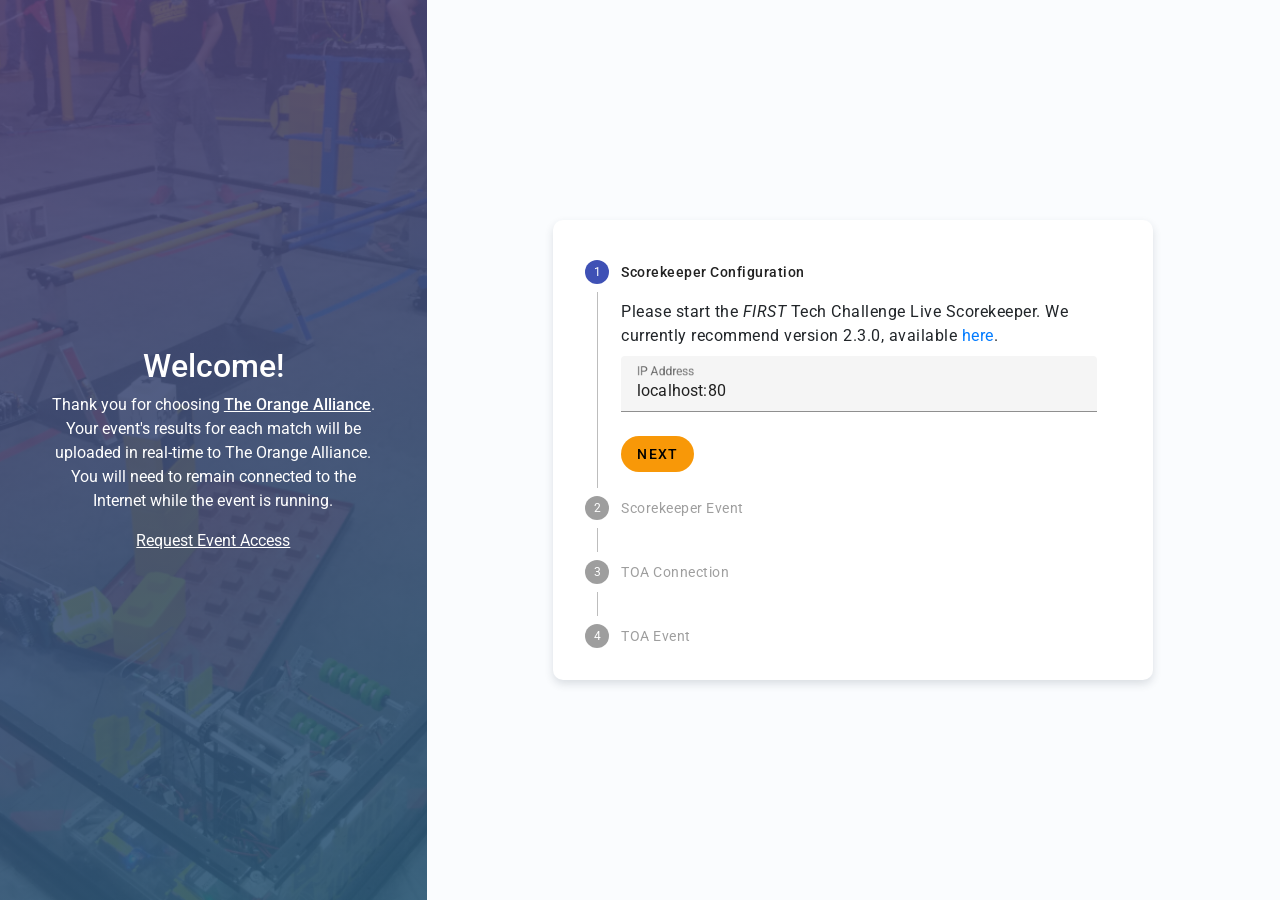
<file: index.html>
<!DOCTYPE html>
<html>
  <head>
    <meta charset="UTF-8" />
    <meta name="viewport" content="width=device-width, initial-scale=1" />
    <meta property="og:site_name" content="The Orange Alliance" />
    <meta property="og:title" content="DataSync" />
    <meta property="og:description" content="Sync the your event with The Orange Alliance in realtime." />
    <title>DataSync</title>
    <link rel="shortcut icon" href="assets/imgs/favicon.png" />
    <link href="/assets/css/styles.css" rel="stylesheet" />
  <link href="/assets/css/bootstrap.min.css" rel="stylesheet"><link href="/assets/css/material-components-web.min.css" rel="stylesheet"><link href="/assets/css/materialdesignicons.min.css" rel="stylesheet"></head>
  <body>
    <header class="toa-toolbar"></header>
    <div class="center-spin">
      <div class="spinner-border" role="status">
        <span class="sr-only">Loading...</span>
      </div>
    </div>
  <script type="text/javascript" src="/assets/js/material-components-web.min.js"></script><script type="text/javascript" src="./assets/js/index.bundle.js"></script></body>
</html>
</file>
<file: assets/css/styles.css>
@import url('https://fonts.googleapis.com/css?family=Roboto:400,500&display=swap');

html,
body {
  height: 100%;
}

body {
  margin: 0;
  font-family: 'Roboto', sans-serif !important;
  background: #fafcfe !important;
  user-select: none;
  --mdc-theme-primary: #f89808;
  --mdc-theme-secondary: #f89808;
  --mdc-theme-on-primary: #000;
}

*:focus {
  outline: none !important;
}

.mdc-top-app-bar-sync-green {
  background: #388e3c !important;
  --mdc-theme-on-primary: #fff;
}

.mdc-top-app-bar-sync-red {
  background: #dc3545 !important;
  --mdc-theme-on-primary: #fff;
}

.mdc-top-app-bar__row {
  height: 56px !important;
}

.mdc-top-app-bar__section {
  padding: 4px !important;
}

.mdc-top-app-bar__title {
  text-transform: uppercase;
  font-family: Roboto Mono, serif;
  font-weight: 400;
  color: var(--mdc-theme-on-primary, #000);
}

.main-content {
  padding: 20px;
}

h2 {
  margin-top: 0;
}

.mdc-card {
  padding: 1rem;
  box-shadow: 0 4px 8px 0 rgba(42, 55, 71, 0.15) !important;
}

.mdc-line-ripple--active {
  display: none !important;
}

.card__title {
  margin: 0;
}

.card__secondary,
.card__subtitle {
  color: rgba(0, 0, 0, 0.54);
}

.card__primary {
  padding-bottom: 1rem;
}

.card__subtitle {
  margin: 0;
}

.mdc-text-field--focused:not(.mdc-text-field--disabled) .mdc-floating-label {
  color: var(--mdc-theme-primary) !important;
}

.center-spin {
  display: flex;
  margin-top: 56px;
  height: calc(100vh - 56px); /* Fallback */
  height: calc(calc(var(--vh, 1vh) * 100) - 56px);
  justify-content: center;
  align-items: center;
  position: absolute;
  top: 0;
  bottom: 0;
  left: 0;
  right: 0;
}

.center-spin .spinner-border,
.center-spin .spinner-grow {
  width: 3rem;
  height: 3rem;
}

.mdc-top-app-bar__icon {
  color: var(--mdc-theme-on-primary, #000);
  display: flex;
  position: relative;
  flex-shrink: 0;
  align-items: center;
  justify-content: center;
  box-sizing: border-box;
  width: 48px;
  height: 48px;
  padding: 12px;
  border: none;
  outline: none;
  background-color: transparent;
  fill: currentColor;
  text-decoration: none;
}

.sync-page .mdc-card .mdc-list-item__meta.mdc-button {
  width: 100px;
  flex: none;
}

.mdc-tab {
  text-transform: unset !important;
}

.mdc-card {
  border-radius: 10px !important;
}

.red-card {
  background: #ffe9eb !important;
  color: #dc3545 !important;
  --mdc-theme-primary: #dc3545 !important;
}

.red-card .mdi {
  color: #dc3545 !important;
}

.mdi,
.mdi:before {
  width: 24px;
  height: 24px;
  font-size: 24px;
  line-height: 1;
}

.twitch-chip,
.twitch-chip .mdc-chip__icon--leading {
  background-color: #dfc9ff !important;
  color: #000 !important;
}

.youtube-chip,
.youtube-chip .mdc-chip__icon--leading {
  background-color: #ffbab9 !important;
  color: #000 !important;
}

label {
  margin-bottom: 0 !important;
}

/*
.login-bottom {
  bottom: 0;
  right: 0;
  left: 0;
  position: absolute;
  width: 100%;
}

.login-bottom .mdc-card {
  border-radius: 50px 50px 0 0!important;
  padding: 3rem;
}
*/

.login-content .mdc-button {
  border-radius: 50px;
  background-color: #2295f3 !important;
  color: white !important;
  font-weight: 500 !important;
  font-size: 0.8rem !important;
  padding: 0 12px !important;
  height: 42px;
}

.login-content .mdc-text-field {
  height: 44px;
}

.white-fab {
  color: #000 !important;
  box-shadow: 0 4px 8px 0 rgba(42, 55, 71, 0.15) !important;
  background-color: rgba(255, 255, 255, 0.85) !important;
}

.white-fab:disabled {
  color: rgba(0, 0, 0, 0.35) !important;
  background-color: rgba(255, 255, 255, 0.25) !important;
}

.setup-event-select {
  padding-top: 13px !important;
  overflow: hidden;
  white-space: nowrap;
  text-overflow: ellipsis;
}

.link {
  text-decoration: underline !important;
  cursor: pointer;
}

#back-step {
  text-align: center;
  margin-top: 24px;
}

#back-step button {
  font-weight: 500;
  text-transform: uppercase;
  font-size: 12px;
  background: transparent;
  border: 0;
}

#back-step button:hover {
  text-decoration: underline;
}

.mdc-dialog .mdc-dialog__surface {
  border-radius: 12px !important;
}

#goodbye-dialog .mdc-dialog__surface {
  border-radius: 16px !important;
  max-width: 80%;
}

#goodbye-dialog .mdc-dialog__scrim {
  background-color: rgba(0, 0, 0, 0.5);
}

#goodbye-dialog .mdc-card__media {
  background: linear-gradient(rgba(0, 0, 0, 0.5), rgba(0, 0, 0, 0.5)), url('../imgs/lander.jpg') center / cover;
}

#goodbye-dialog .mdc-card__media:before {
  margin-top: 35%;
}

#goodbye-dialog .mdc-dialog__content {
  font-size: 0.9rem;
  line-height: 1.3rem;
}

.setup-page {
  display: flex;
  justify-content: center;
}

.setup-page .main-content {
  padding: 0;
  margin: 0;
  width: 100%;
}

.setup-side-left,
.setup-side-right {
  display: flex;
  flex-direction: column;
  justify-content: center;
  align-items: center;
}

.setup-side-left {
  background: linear-gradient(-20deg, rgba(43, 88, 118, 0.9) 0%, rgba(78, 67, 118, 0.9) 100%),
    url('../imgs/skystone.png') center / cover;
  color: white;
  text-align: center;
}

.request-access {
  color: white;
  text-decoration: underline;
}

.request-access:hover {
  color: rgba(255, 255, 255, 0.75);
}

.toa-stepper {
  width: 100%;
  max-width: 600px;
  margin: auto;
  background-color: #fff;
}

.toa-stepper-step {
  position: relative;
}
.toa-stepper-step:not(:last-of-type)::before {
  content: '';
  display: block;
  height: calc(100% - 40px);
  width: 1px;
  position: absolute;
  left: 36px;
  top: 56px;
  background-color: #bdbdbd;
  z-index: 1;
}
.toa-stepper-step__header {
  display: flex;
  align-items: center;
  padding: 24px 48px 16px 24px;
  color: rgba(0, 0, 0, 0.87);
  outline: none;
}
.toa-stepper-step__icon {
  display: inline-block;
  width: 24px;
  height: 24px;
  margin-right: 12px;
  line-height: 24px;
  font-size: 12px;
  text-align: center;
  border-radius: 50%;
  background-color: rgba(0, 0, 0, 0.38);
  color: #fff;
}
.toa-stepper-step__label {
  font-family: Roboto, sans-serif;
  font-size: 14px;
  font-weight: 400;
  color: rgba(0, 0, 0, 0.38);
}
.toa-stepper-step__body {
  padding-right: 48px;
  padding-left: 60px;
  overflow: hidden;
  display: none;
}
.toa-stepper-step__action {
  margin-top: 24px;
  border-radius: 40px !important;
}
.toa-stepper-step:last-child .toa-stepper-step__body {
  padding-bottom: 1rem;
}
.toa-stepper-step--active .toa-stepper-step__icon {
  background-color: #3f51b5;
}
.toa-stepper-step--active .toa-stepper-step__label {
  color: rgba(0, 0, 0, 0.87);
  font-weight: 500;
}
.toa-stepper-step--active .toa-stepper-step__body {
  display: block;
}
</file>
<file: assets/css/sync-page.css>
.sync-page {
  background-color: white !important;
  display: flex;
  flex-direction: column;
  align-items: center;
}

.main-content {
  width: 100%;
  max-width: 550px;
}

.sync-page .main-content .mdc-card {
  background-color: #ebeff1 !important;
  box-shadow: none !important;
  border-radius: 16px !important;
  padding: 0.5rem !important;
}

.one-line {
  overflow: hidden;
  white-space: nowrap;
  text-overflow: ellipsis;
  padding-right: 15px;
}

.two-lines-card {
  padding: 0.3rem 0.5rem !important;
}

.card-secondary-text {
  font-size: 0.875rem;
  line-height: normal;
  letter-spacing: 0.0178571429em;
  color: rgba(0, 0, 0, 0.6);
}

.mdc-button--unelevated:not(:disabled) {
  background-color: #2295f3 !important;
  color: white !important;
  font-weight: 500 !important;
  border-radius: 20px !important;
  font-size: 0.8rem !important;
  padding: 0 12px !important;
}

.mdc-list-item__graphic {
  margin-right: 24px;
}

.icon-block,
.icon-block * {
  transition: background-color 0.2s;
  -webkit-transition: background-color 0.2s;
}

.icon-block {
  border-radius: 10px;
  min-width: 110px;
  padding: 16px 8px;
  display: -webkit-box;
  display: -webkit-flex;
  display: -ms-flexbox;
  display: flex;
  -webkit-flex-flow: column;
  -ms-flex-flow: column;
  flex-flow: column;
  -webkit-align-items: center;
  -webkit-box-align: center;
  -ms-flex-align: center;
  align-items: center;
  -webkit-box-pack: center;
  -webkit-justify-content: center;
  -ms-flex-pack: center;
  justify-content: center;
  overflow: hidden;
  pointer-events: inherit;
  cursor: pointer;
}

.icon-block:hover {
  background-color: rgba(0, 0, 0, 0.04);
}

.icon-circle {
  width: 48px;
  height: 48px;
  overflow: hidden;
  background-color: #212121;
  border-radius: 50%;
  margin-bottom: 8px;
  background-color: rgba(0, 0, 0, 0.08);
  display: flex;
  justify-content: center;
  align-items: center;
}

.icon-circle .mdi {
  width: 22px;
  height: 22px;
  font-size: 22px;
}

.icon-danger:hover .icon-circle {
  background-color: #ffe9eb;
  color: #dc3545;
}

.icon-danger:hover .icon-text {
  color: #dc3545;
}

.icon-text {
  font-size: 14px;
  text-align: center;
  overflow: hidden;
  max-width: 100%;
  white-space: nowrap;
  text-overflow: ellipsis;
}

.mdc-top-app-bar {
  padding: 10px 20px;
  position: relative !important;
}
</file>
<file: assets/css/settings.css>
.sync-page .mdc-dialog .settings-dialog {
  width: 100vw;
  height: 100vh;
  max-width: unset !important;
  max-height: unset !important;
  background: #fafcfe !important;
  border-radius: 0 !important;
  padding: 1.6rem 1rem;
  display: flex;
  align-items: center;
  justify-content: center;
}

.settings-dialog .mdc-list:not(.mdc-list--non-interactive) .mdc-list-item {
  color: #000;
  font-weight: 500;
}

.settings-dialog .mdc-list--avatar-list {
  margin-right: 18px;
}

.settings-dialog .version {
  font-weight: 500;
}
</file>
<file: assets/css/material-components-web.min.css>
/**
 * @license
 * Copyright Google LLC All Rights Reserved.
 *
 * Use of this source code is governed by an MIT-style license that can be
 * found in the LICENSE file at https://github.com/material-components/material-components-web/blob/master/LICENSE
 */
.mdc-button{font-family:Roboto, sans-serif;-moz-osx-font-smoothing:grayscale;-webkit-font-smoothing:antialiased;font-size:.875rem;line-height:2.25rem;font-weight:500;letter-spacing:.0892857143em;text-decoration:none;text-transform:uppercase;padding:0 8px 0 8px;display:inline-flex;position:relative;align-items:center;justify-content:center;box-sizing:border-box;min-width:64px;height:36px;border:none;outline:none;line-height:inherit;-webkit-user-select:none;-moz-user-select:none;-ms-user-select:none;user-select:none;-webkit-appearance:none;overflow:hidden;vertical-align:middle;border-radius:4px}.mdc-button::-moz-focus-inner{padding:0;border:0}.mdc-button:active{outline:none}.mdc-button:hover{cursor:pointer}.mdc-button:disabled{background-color:transparent;color:rgba(0,0,0,.37);cursor:default;pointer-events:none}.mdc-button.mdc-button--dense{border-radius:4px}.mdc-button:not(:disabled){background-color:transparent}.mdc-button .mdc-button__icon{margin-left:0;margin-right:8px;display:inline-block;width:18px;height:18px;font-size:18px;vertical-align:top}[dir=rtl] .mdc-button .mdc-button__icon,.mdc-button .mdc-button__icon[dir=rtl]{margin-left:8px;margin-right:0}.mdc-button:not(:disabled){color:#6200ee;color:var(--mdc-theme-primary, #6200ee)}.mdc-button__label+.mdc-button__icon{margin-left:8px;margin-right:0}[dir=rtl] .mdc-button__label+.mdc-button__icon,.mdc-button__label+.mdc-button__icon[dir=rtl]{margin-left:0;margin-right:8px}svg.mdc-button__icon{fill:currentColor}.mdc-button--raised .mdc-button__icon,.mdc-button--unelevated .mdc-button__icon,.mdc-button--outlined .mdc-button__icon{margin-left:-4px;margin-right:8px}[dir=rtl] .mdc-button--raised .mdc-button__icon,.mdc-button--raised .mdc-button__icon[dir=rtl],[dir=rtl] .mdc-button--unelevated .mdc-button__icon,.mdc-button--unelevated .mdc-button__icon[dir=rtl],[dir=rtl] .mdc-button--outlined .mdc-button__icon,.mdc-button--outlined .mdc-button__icon[dir=rtl]{margin-left:8px;margin-right:-4px}.mdc-button--raised .mdc-button__label+.mdc-button__icon,.mdc-button--unelevated .mdc-button__label+.mdc-button__icon,.mdc-button--outlined .mdc-button__label+.mdc-button__icon{margin-left:8px;margin-right:-4px}[dir=rtl] .mdc-button--raised .mdc-button__label+.mdc-button__icon,.mdc-button--raised .mdc-button__label+.mdc-button__icon[dir=rtl],[dir=rtl] .mdc-button--unelevated .mdc-button__label+.mdc-button__icon,.mdc-button--unelevated .mdc-button__label+.mdc-button__icon[dir=rtl],[dir=rtl] .mdc-button--outlined .mdc-button__label+.mdc-button__icon,.mdc-button--outlined .mdc-button__label+.mdc-button__icon[dir=rtl]{margin-left:-4px;margin-right:8px}.mdc-button--raised,.mdc-button--unelevated{padding:0 16px 0 16px}.mdc-button--raised:disabled,.mdc-button--unelevated:disabled{background-color:rgba(0,0,0,.12);color:rgba(0,0,0,.37)}.mdc-button--raised:not(:disabled),.mdc-button--unelevated:not(:disabled){background-color:#6200ee}@supports not (-ms-ime-align: auto){.mdc-button--raised:not(:disabled),.mdc-button--unelevated:not(:disabled){background-color:var(--mdc-theme-primary, #6200ee)}}.mdc-button--raised:not(:disabled),.mdc-button--unelevated:not(:disabled){color:#fff;color:var(--mdc-theme-on-primary, #fff)}.mdc-button--raised{box-shadow:0px 3px 1px -2px rgba(0, 0, 0, 0.2),0px 2px 2px 0px rgba(0, 0, 0, 0.14),0px 1px 5px 0px rgba(0,0,0,.12);transition:box-shadow 280ms cubic-bezier(0.4, 0, 0.2, 1)}.mdc-button--raised:hover,.mdc-button--raised:focus{box-shadow:0px 2px 4px -1px rgba(0, 0, 0, 0.2),0px 4px 5px 0px rgba(0, 0, 0, 0.14),0px 1px 10px 0px rgba(0,0,0,.12)}.mdc-button--raised:active{box-shadow:0px 5px 5px -3px rgba(0, 0, 0, 0.2),0px 8px 10px 1px rgba(0, 0, 0, 0.14),0px 3px 14px 2px rgba(0,0,0,.12)}.mdc-button--raised:disabled{box-shadow:0px 0px 0px 0px rgba(0, 0, 0, 0.2),0px 0px 0px 0px rgba(0, 0, 0, 0.14),0px 0px 0px 0px rgba(0,0,0,.12)}.mdc-button--outlined{border-style:solid;padding:0 15px 0 15px;border-width:1px}.mdc-button--outlined:disabled{border-color:rgba(0,0,0,.37)}.mdc-button--outlined:not(:disabled){border-color:#6200ee;border-color:var(--mdc-theme-primary, #6200ee)}.mdc-button--dense{height:32px;font-size:.8125rem}@-webkit-keyframes mdc-ripple-fg-radius-in{from{-webkit-animation-timing-function:cubic-bezier(0.4, 0, 0.2, 1);animation-timing-function:cubic-bezier(0.4, 0, 0.2, 1);-webkit-transform:translate(var(--mdc-ripple-fg-translate-start, 0)) scale(1);transform:translate(var(--mdc-ripple-fg-translate-start, 0)) scale(1)}to{-webkit-transform:translate(var(--mdc-ripple-fg-translate-end, 0)) scale(var(--mdc-ripple-fg-scale, 1));transform:translate(var(--mdc-ripple-fg-translate-end, 0)) scale(var(--mdc-ripple-fg-scale, 1))}}@keyframes mdc-ripple-fg-radius-in{from{-webkit-animation-timing-function:cubic-bezier(0.4, 0, 0.2, 1);animation-timing-function:cubic-bezier(0.4, 0, 0.2, 1);-webkit-transform:translate(var(--mdc-ripple-fg-translate-start, 0)) scale(1);transform:translate(var(--mdc-ripple-fg-translate-start, 0)) scale(1)}to{-webkit-transform:translate(var(--mdc-ripple-fg-translate-end, 0)) scale(var(--mdc-ripple-fg-scale, 1));transform:translate(var(--mdc-ripple-fg-translate-end, 0)) scale(var(--mdc-ripple-fg-scale, 1))}}@-webkit-keyframes mdc-ripple-fg-opacity-in{from{-webkit-animation-timing-function:linear;animation-timing-function:linear;opacity:0}to{opacity:var(--mdc-ripple-fg-opacity, 0)}}@keyframes mdc-ripple-fg-opacity-in{from{-webkit-animation-timing-function:linear;animation-timing-function:linear;opacity:0}to{opacity:var(--mdc-ripple-fg-opacity, 0)}}@-webkit-keyframes mdc-ripple-fg-opacity-out{from{-webkit-animation-timing-function:linear;animation-timing-function:linear;opacity:var(--mdc-ripple-fg-opacity, 0)}to{opacity:0}}@keyframes mdc-ripple-fg-opacity-out{from{-webkit-animation-timing-function:linear;animation-timing-function:linear;opacity:var(--mdc-ripple-fg-opacity, 0)}to{opacity:0}}.mdc-ripple-surface--test-edge-var-bug{--mdc-ripple-surface-test-edge-var: 1px solid #000;visibility:hidden}.mdc-ripple-surface--test-edge-var-bug::before{border:var(--mdc-ripple-surface-test-edge-var)}.mdc-button{--mdc-ripple-fg-size: 0;--mdc-ripple-left: 0;--mdc-ripple-top: 0;--mdc-ripple-fg-scale: 1;--mdc-ripple-fg-translate-end: 0;--mdc-ripple-fg-translate-start: 0;-webkit-tap-highlight-color:rgba(0,0,0,0)}.mdc-button::before,.mdc-button::after{position:absolute;border-radius:50%;opacity:0;pointer-events:none;content:""}.mdc-button::before{transition:opacity 15ms linear,background-color 15ms linear;z-index:1}.mdc-button.mdc-ripple-upgraded::before{-webkit-transform:scale(var(--mdc-ripple-fg-scale, 1));transform:scale(var(--mdc-ripple-fg-scale, 1))}.mdc-button.mdc-ripple-upgraded::after{top:0;left:0;-webkit-transform:scale(0);transform:scale(0);-webkit-transform-origin:center center;transform-origin:center center}.mdc-button.mdc-ripple-upgraded--unbounded::after{top:var(--mdc-ripple-top, 0);left:var(--mdc-ripple-left, 0)}.mdc-button.mdc-ripple-upgraded--foreground-activation::after{-webkit-animation:mdc-ripple-fg-radius-in 225ms forwards,mdc-ripple-fg-opacity-in 75ms forwards;animation:mdc-ripple-fg-radius-in 225ms forwards,mdc-ripple-fg-opacity-in 75ms forwards}.mdc-button.mdc-ripple-upgraded--foreground-deactivation::after{-webkit-animation:mdc-ripple-fg-opacity-out 150ms;animation:mdc-ripple-fg-opacity-out 150ms;-webkit-transform:translate(var(--mdc-ripple-fg-translate-end, 0)) scale(var(--mdc-ripple-fg-scale, 1));transform:translate(var(--mdc-ripple-fg-translate-end, 0)) scale(var(--mdc-ripple-fg-scale, 1))}.mdc-button::before,.mdc-button::after{top:calc(50% - 100%);left:calc(50% - 100%);width:200%;height:200%}.mdc-button.mdc-ripple-upgraded::after{width:var(--mdc-ripple-fg-size, 100%);height:var(--mdc-ripple-fg-size, 100%)}.mdc-button::before,.mdc-button::after{background-color:#6200ee}@supports not (-ms-ime-align: auto){.mdc-button::before,.mdc-button::after{background-color:var(--mdc-theme-primary, #6200ee)}}.mdc-button:hover::before{opacity:.04}.mdc-button:not(.mdc-ripple-upgraded):focus::before,.mdc-button.mdc-ripple-upgraded--background-focused::before{transition-duration:75ms;opacity:.12}.mdc-button:not(.mdc-ripple-upgraded)::after{transition:opacity 150ms linear}.mdc-button:not(.mdc-ripple-upgraded):active::after{transition-duration:75ms;opacity:.12}.mdc-button.mdc-ripple-upgraded{--mdc-ripple-fg-opacity: 0.12}.mdc-button--raised::before,.mdc-button--raised::after,.mdc-button--unelevated::before,.mdc-button--unelevated::after{background-color:#fff}@supports not (-ms-ime-align: auto){.mdc-button--raised::before,.mdc-button--raised::after,.mdc-button--unelevated::before,.mdc-button--unelevated::after{background-color:var(--mdc-theme-on-primary, #fff)}}.mdc-button--raised:hover::before,.mdc-button--unelevated:hover::before{opacity:.08}.mdc-button--raised:not(.mdc-ripple-upgraded):focus::before,.mdc-button--raised.mdc-ripple-upgraded--background-focused::before,.mdc-button--unelevated:not(.mdc-ripple-upgraded):focus::before,.mdc-button--unelevated.mdc-ripple-upgraded--background-focused::before{transition-duration:75ms;opacity:.24}.mdc-button--raised:not(.mdc-ripple-upgraded)::after,.mdc-button--unelevated:not(.mdc-ripple-upgraded)::after{transition:opacity 150ms linear}.mdc-button--raised:not(.mdc-ripple-upgraded):active::after,.mdc-button--unelevated:not(.mdc-ripple-upgraded):active::after{transition-duration:75ms;opacity:.24}.mdc-button--raised.mdc-ripple-upgraded,.mdc-button--unelevated.mdc-ripple-upgraded{--mdc-ripple-fg-opacity: 0.24}.mdc-card{border-radius:4px;background-color:#fff;background-color:var(--mdc-theme-surface, #fff);box-shadow:0px 2px 1px -1px rgba(0, 0, 0, 0.2),0px 1px 1px 0px rgba(0, 0, 0, 0.14),0px 1px 3px 0px rgba(0,0,0,.12);display:flex;flex-direction:column;box-sizing:border-box}.mdc-card--outlined{box-shadow:0px 0px 0px 0px rgba(0, 0, 0, 0.2),0px 0px 0px 0px rgba(0, 0, 0, 0.14),0px 0px 0px 0px rgba(0,0,0,.12);border-width:1px;border-style:solid;border-color:#e0e0e0}.mdc-card__media{position:relative;box-sizing:border-box;background-repeat:no-repeat;background-position:center;background-size:cover}.mdc-card__media::before{display:block;content:""}.mdc-card__media:first-child{border-top-left-radius:inherit;border-top-right-radius:inherit}.mdc-card__media:last-child{border-bottom-left-radius:inherit;border-bottom-right-radius:inherit}.mdc-card__media--square::before{margin-top:100%}.mdc-card__media--16-9::before{margin-top:56.25%}.mdc-card__media-content{position:absolute;top:0;right:0;bottom:0;left:0;box-sizing:border-box}.mdc-card__primary-action{display:flex;flex-direction:column;box-sizing:border-box;position:relative;outline:none;color:inherit;text-decoration:none;cursor:pointer;overflow:hidden}.mdc-card__primary-action:first-child{border-top-left-radius:inherit;border-top-right-radius:inherit}.mdc-card__primary-action:last-child{border-bottom-left-radius:inherit;border-bottom-right-radius:inherit}.mdc-card__actions{display:flex;flex-direction:row;align-items:center;box-sizing:border-box;min-height:52px;padding:8px}.mdc-card__actions--full-bleed{padding:0}.mdc-card__action-buttons,.mdc-card__action-icons{display:flex;flex-direction:row;align-items:center;box-sizing:border-box}.mdc-card__action-icons{color:rgba(0,0,0,.6);flex-grow:1;justify-content:flex-end}.mdc-card__action-buttons+.mdc-card__action-icons{margin-left:16px;margin-right:0}[dir=rtl] .mdc-card__action-buttons+.mdc-card__action-icons,.mdc-card__action-buttons+.mdc-card__action-icons[dir=rtl]{margin-left:0;margin-right:16px}.mdc-card__action{display:inline-flex;flex-direction:row;align-items:center;box-sizing:border-box;justify-content:center;cursor:pointer;-webkit-user-select:none;-moz-user-select:none;-ms-user-select:none;user-select:none}.mdc-card__action:focus{outline:none}.mdc-card__action--button{margin-left:0;margin-right:8px;padding:0 8px}[dir=rtl] .mdc-card__action--button,.mdc-card__action--button[dir=rtl]{margin-left:8px;margin-right:0}.mdc-card__action--button:last-child{margin-left:0;margin-right:0}[dir=rtl] .mdc-card__action--button:last-child,.mdc-card__action--button:last-child[dir=rtl]{margin-left:0;margin-right:0}.mdc-card__actions--full-bleed .mdc-card__action--button{justify-content:space-between;width:100%;height:auto;max-height:none;margin:0;padding:8px 16px;text-align:left}[dir=rtl] .mdc-card__actions--full-bleed .mdc-card__action--button,.mdc-card__actions--full-bleed .mdc-card__action--button[dir=rtl]{text-align:right}.mdc-card__action--icon{margin:-6px 0;padding:12px}.mdc-card__action--icon:not(:disabled){color:rgba(0,0,0,.6)}.mdc-card__primary-action{--mdc-ripple-fg-size: 0;--mdc-ripple-left: 0;--mdc-ripple-top: 0;--mdc-ripple-fg-scale: 1;--mdc-ripple-fg-translate-end: 0;--mdc-ripple-fg-translate-start: 0;-webkit-tap-highlight-color:rgba(0,0,0,0)}.mdc-card__primary-action::before,.mdc-card__primary-action::after{position:absolute;border-radius:50%;opacity:0;pointer-events:none;content:""}.mdc-card__primary-action::before{transition:opacity 15ms linear,background-color 15ms linear;z-index:1}.mdc-card__primary-action.mdc-ripple-upgraded::before{-webkit-transform:scale(var(--mdc-ripple-fg-scale, 1));transform:scale(var(--mdc-ripple-fg-scale, 1))}.mdc-card__primary-action.mdc-ripple-upgraded::after{top:0;left:0;-webkit-transform:scale(0);transform:scale(0);-webkit-transform-origin:center center;transform-origin:center center}.mdc-card__primary-action.mdc-ripple-upgraded--unbounded::after{top:var(--mdc-ripple-top, 0);left:var(--mdc-ripple-left, 0)}.mdc-card__primary-action.mdc-ripple-upgraded--foreground-activation::after{-webkit-animation:mdc-ripple-fg-radius-in 225ms forwards,mdc-ripple-fg-opacity-in 75ms forwards;animation:mdc-ripple-fg-radius-in 225ms forwards,mdc-ripple-fg-opacity-in 75ms forwards}.mdc-card__primary-action.mdc-ripple-upgraded--foreground-deactivation::after{-webkit-animation:mdc-ripple-fg-opacity-out 150ms;animation:mdc-ripple-fg-opacity-out 150ms;-webkit-transform:translate(var(--mdc-ripple-fg-translate-end, 0)) scale(var(--mdc-ripple-fg-scale, 1));transform:translate(var(--mdc-ripple-fg-translate-end, 0)) scale(var(--mdc-ripple-fg-scale, 1))}.mdc-card__primary-action::before,.mdc-card__primary-action::after{top:calc(50% - 100%);left:calc(50% - 100%);width:200%;height:200%}.mdc-card__primary-action.mdc-ripple-upgraded::after{width:var(--mdc-ripple-fg-size, 100%);height:var(--mdc-ripple-fg-size, 100%)}.mdc-card__primary-action::before,.mdc-card__primary-action::after{background-color:#000}.mdc-card__primary-action:hover::before{opacity:.04}.mdc-card__primary-action:not(.mdc-ripple-upgraded):focus::before,.mdc-card__primary-action.mdc-ripple-upgraded--background-focused::before{transition-duration:75ms;opacity:.12}.mdc-card__primary-action:not(.mdc-ripple-upgraded)::after{transition:opacity 150ms linear}.mdc-card__primary-action:not(.mdc-ripple-upgraded):active::after{transition-duration:75ms;opacity:.12}.mdc-card__primary-action.mdc-ripple-upgraded{--mdc-ripple-fg-opacity: 0.12}@-webkit-keyframes mdc-checkbox-unchecked-checked-checkmark-path{0%,50%{stroke-dashoffset:29.7833385}50%{-webkit-animation-timing-function:cubic-bezier(0, 0, 0.2, 1);animation-timing-function:cubic-bezier(0, 0, 0.2, 1)}100%{stroke-dashoffset:0}}@keyframes mdc-checkbox-unchecked-checked-checkmark-path{0%,50%{stroke-dashoffset:29.7833385}50%{-webkit-animation-timing-function:cubic-bezier(0, 0, 0.2, 1);animation-timing-function:cubic-bezier(0, 0, 0.2, 1)}100%{stroke-dashoffset:0}}@-webkit-keyframes mdc-checkbox-unchecked-indeterminate-mixedmark{0%,68.2%{-webkit-transform:scaleX(0);transform:scaleX(0)}68.2%{-webkit-animation-timing-function:cubic-bezier(0, 0, 0, 1);animation-timing-function:cubic-bezier(0, 0, 0, 1)}100%{-webkit-transform:scaleX(1);transform:scaleX(1)}}@keyframes mdc-checkbox-unchecked-indeterminate-mixedmark{0%,68.2%{-webkit-transform:scaleX(0);transform:scaleX(0)}68.2%{-webkit-animation-timing-function:cubic-bezier(0, 0, 0, 1);animation-timing-function:cubic-bezier(0, 0, 0, 1)}100%{-webkit-transform:scaleX(1);transform:scaleX(1)}}@-webkit-keyframes mdc-checkbox-checked-unchecked-checkmark-path{from{-webkit-animation-timing-function:cubic-bezier(0.4, 0, 1, 1);animation-timing-function:cubic-bezier(0.4, 0, 1, 1);opacity:1;stroke-dashoffset:0}to{opacity:0;stroke-dashoffset:-29.7833385}}@keyframes mdc-checkbox-checked-unchecked-checkmark-path{from{-webkit-animation-timing-function:cubic-bezier(0.4, 0, 1, 1);animation-timing-function:cubic-bezier(0.4, 0, 1, 1);opacity:1;stroke-dashoffset:0}to{opacity:0;stroke-dashoffset:-29.7833385}}@-webkit-keyframes mdc-checkbox-checked-indeterminate-checkmark{from{-webkit-animation-timing-function:cubic-bezier(0, 0, 0.2, 1);animation-timing-function:cubic-bezier(0, 0, 0.2, 1);-webkit-transform:rotate(0deg);transform:rotate(0deg);opacity:1}to{-webkit-transform:rotate(45deg);transform:rotate(45deg);opacity:0}}@keyframes mdc-checkbox-checked-indeterminate-checkmark{from{-webkit-animation-timing-function:cubic-bezier(0, 0, 0.2, 1);animation-timing-function:cubic-bezier(0, 0, 0.2, 1);-webkit-transform:rotate(0deg);transform:rotate(0deg);opacity:1}to{-webkit-transform:rotate(45deg);transform:rotate(45deg);opacity:0}}@-webkit-keyframes mdc-checkbox-indeterminate-checked-checkmark{from{-webkit-animation-timing-function:cubic-bezier(0.14, 0, 0, 1);animation-timing-function:cubic-bezier(0.14, 0, 0, 1);-webkit-transform:rotate(45deg);transform:rotate(45deg);opacity:0}to{-webkit-transform:rotate(360deg);transform:rotate(360deg);opacity:1}}@keyframes mdc-checkbox-indeterminate-checked-checkmark{from{-webkit-animation-timing-function:cubic-bezier(0.14, 0, 0, 1);animation-timing-function:cubic-bezier(0.14, 0, 0, 1);-webkit-transform:rotate(45deg);transform:rotate(45deg);opacity:0}to{-webkit-transform:rotate(360deg);transform:rotate(360deg);opacity:1}}@-webkit-keyframes mdc-checkbox-checked-indeterminate-mixedmark{from{-webkit-animation-timing-function:mdc-animation-deceleration-curve-timing-function;animation-timing-function:mdc-animation-deceleration-curve-timing-function;-webkit-transform:rotate(-45deg);transform:rotate(-45deg);opacity:0}to{-webkit-transform:rotate(0deg);transform:rotate(0deg);opacity:1}}@keyframes mdc-checkbox-checked-indeterminate-mixedmark{from{-webkit-animation-timing-function:mdc-animation-deceleration-curve-timing-function;animation-timing-function:mdc-animation-deceleration-curve-timing-function;-webkit-transform:rotate(-45deg);transform:rotate(-45deg);opacity:0}to{-webkit-transform:rotate(0deg);transform:rotate(0deg);opacity:1}}@-webkit-keyframes mdc-checkbox-indeterminate-checked-mixedmark{from{-webkit-animation-timing-function:cubic-bezier(0.14, 0, 0, 1);animation-timing-function:cubic-bezier(0.14, 0, 0, 1);-webkit-transform:rotate(0deg);transform:rotate(0deg);opacity:1}to{-webkit-transform:rotate(315deg);transform:rotate(315deg);opacity:0}}@keyframes mdc-checkbox-indeterminate-checked-mixedmark{from{-webkit-animation-timing-function:cubic-bezier(0.14, 0, 0, 1);animation-timing-function:cubic-bezier(0.14, 0, 0, 1);-webkit-transform:rotate(0deg);transform:rotate(0deg);opacity:1}to{-webkit-transform:rotate(315deg);transform:rotate(315deg);opacity:0}}@-webkit-keyframes mdc-checkbox-indeterminate-unchecked-mixedmark{0%{-webkit-animation-timing-function:linear;animation-timing-function:linear;-webkit-transform:scaleX(1);transform:scaleX(1);opacity:1}32.8%,100%{-webkit-transform:scaleX(0);transform:scaleX(0);opacity:0}}@keyframes mdc-checkbox-indeterminate-unchecked-mixedmark{0%{-webkit-animation-timing-function:linear;animation-timing-function:linear;-webkit-transform:scaleX(1);transform:scaleX(1);opacity:1}32.8%,100%{-webkit-transform:scaleX(0);transform:scaleX(0);opacity:0}}.mdc-checkbox{display:inline-block;position:relative;flex:0 0 18px;box-sizing:content-box;width:18px;height:18px;padding:11px;line-height:0;white-space:nowrap;cursor:pointer;vertical-align:bottom}.mdc-checkbox__native-control:enabled:not(:checked):not(:indeterminate)~.mdc-checkbox__background{border-color:rgba(0,0,0,.54);background-color:transparent}.mdc-checkbox__native-control:enabled:checked~.mdc-checkbox__background,.mdc-checkbox__native-control:enabled:indeterminate~.mdc-checkbox__background{border-color:#018786;border-color:var(--mdc-theme-secondary, #018786);background-color:#018786;background-color:var(--mdc-theme-secondary, #018786)}@-webkit-keyframes mdc-checkbox-fade-in-background-0{0%{border-color:rgba(0,0,0,.54);background-color:transparent}50%{border-color:#018786;border-color:var(--mdc-theme-secondary, #018786);background-color:#018786;background-color:var(--mdc-theme-secondary, #018786)}}@keyframes mdc-checkbox-fade-in-background-0{0%{border-color:rgba(0,0,0,.54);background-color:transparent}50%{border-color:#018786;border-color:var(--mdc-theme-secondary, #018786);background-color:#018786;background-color:var(--mdc-theme-secondary, #018786)}}@-webkit-keyframes mdc-checkbox-fade-out-background-0{0%,80%{border-color:#018786;border-color:var(--mdc-theme-secondary, #018786);background-color:#018786;background-color:var(--mdc-theme-secondary, #018786)}100%{border-color:rgba(0,0,0,.54);background-color:transparent}}@keyframes mdc-checkbox-fade-out-background-0{0%,80%{border-color:#018786;border-color:var(--mdc-theme-secondary, #018786);background-color:#018786;background-color:var(--mdc-theme-secondary, #018786)}100%{border-color:rgba(0,0,0,.54);background-color:transparent}}.mdc-checkbox--anim-unchecked-checked .mdc-checkbox__native-control:enabled~.mdc-checkbox__background,.mdc-checkbox--anim-unchecked-indeterminate .mdc-checkbox__native-control:enabled~.mdc-checkbox__background{-webkit-animation-name:mdc-checkbox-fade-in-background-0;animation-name:mdc-checkbox-fade-in-background-0}.mdc-checkbox--anim-checked-unchecked .mdc-checkbox__native-control:enabled~.mdc-checkbox__background,.mdc-checkbox--anim-indeterminate-unchecked .mdc-checkbox__native-control:enabled~.mdc-checkbox__background{-webkit-animation-name:mdc-checkbox-fade-out-background-0;animation-name:mdc-checkbox-fade-out-background-0}.mdc-checkbox__checkmark{color:#fff}.mdc-checkbox__mixedmark{border-color:#fff}.mdc-checkbox__background::before{background-color:#018786}@supports not (-ms-ime-align: auto){.mdc-checkbox__background::before{background-color:var(--mdc-theme-secondary, #018786)}}.mdc-checkbox__native-control[disabled]:not(:checked):not(:indeterminate)~.mdc-checkbox__background{border-color:rgba(0,0,0,.26)}.mdc-checkbox__native-control[disabled]:checked~.mdc-checkbox__background,.mdc-checkbox__native-control[disabled]:indeterminate~.mdc-checkbox__background{border-color:transparent;background-color:rgba(0,0,0,.26)}@media screen and (-ms-high-contrast: active){.mdc-checkbox__mixedmark{margin:0 1px}}.mdc-checkbox--disabled{cursor:default;pointer-events:none}.mdc-checkbox__background{left:11px;right:initial;display:inline-flex;position:absolute;top:11px;bottom:0;align-items:center;justify-content:center;box-sizing:border-box;width:45%;height:45%;border:2px solid currentColor;border-radius:2px;background-color:transparent;pointer-events:none;will-change:background-color,border-color;transition:background-color 90ms 0ms cubic-bezier(0.4, 0, 0.6, 1),border-color 90ms 0ms cubic-bezier(0.4, 0, 0.6, 1)}.mdc-checkbox[dir=rtl] .mdc-checkbox__background,[dir=rtl] .mdc-checkbox .mdc-checkbox__background{left:initial;right:11px}.mdc-checkbox__checkmark{position:absolute;top:0;right:0;bottom:0;left:0;width:100%;opacity:0;transition:opacity 180ms 0ms cubic-bezier(0.4, 0, 0.6, 1)}.mdc-checkbox--upgraded .mdc-checkbox__checkmark{opacity:1}.mdc-checkbox__checkmark-path{transition:stroke-dashoffset 180ms 0ms cubic-bezier(0.4, 0, 0.6, 1);stroke:currentColor;stroke-width:3.12px;stroke-dashoffset:29.7833385;stroke-dasharray:29.7833385}.mdc-checkbox__mixedmark{width:100%;height:0;-webkit-transform:scaleX(0) rotate(0deg);transform:scaleX(0) rotate(0deg);border-width:1px;border-style:solid;opacity:0;transition:opacity 90ms 0ms cubic-bezier(0.4, 0, 0.6, 1),-webkit-transform 90ms 0ms cubic-bezier(0.4, 0, 0.6, 1);transition:opacity 90ms 0ms cubic-bezier(0.4, 0, 0.6, 1),transform 90ms 0ms cubic-bezier(0.4, 0, 0.6, 1);transition:opacity 90ms 0ms cubic-bezier(0.4, 0, 0.6, 1),transform 90ms 0ms cubic-bezier(0.4, 0, 0.6, 1),-webkit-transform 90ms 0ms cubic-bezier(0.4, 0, 0.6, 1)}.mdc-checkbox--upgraded .mdc-checkbox__background,.mdc-checkbox--upgraded .mdc-checkbox__checkmark,.mdc-checkbox--upgraded .mdc-checkbox__checkmark-path,.mdc-checkbox--upgraded .mdc-checkbox__mixedmark{transition:none !important}.mdc-checkbox--anim-unchecked-checked .mdc-checkbox__background,.mdc-checkbox--anim-unchecked-indeterminate .mdc-checkbox__background,.mdc-checkbox--anim-checked-unchecked .mdc-checkbox__background,.mdc-checkbox--anim-indeterminate-unchecked .mdc-checkbox__background{-webkit-animation-duration:180ms;animation-duration:180ms;-webkit-animation-timing-function:linear;animation-timing-function:linear}.mdc-checkbox--anim-unchecked-checked .mdc-checkbox__checkmark-path{-webkit-animation:mdc-checkbox-unchecked-checked-checkmark-path 180ms linear 0s;animation:mdc-checkbox-unchecked-checked-checkmark-path 180ms linear 0s;transition:none}.mdc-checkbox--anim-unchecked-indeterminate .mdc-checkbox__mixedmark{-webkit-animation:mdc-checkbox-unchecked-indeterminate-mixedmark 90ms linear 0s;animation:mdc-checkbox-unchecked-indeterminate-mixedmark 90ms linear 0s;transition:none}.mdc-checkbox--anim-checked-unchecked .mdc-checkbox__checkmark-path{-webkit-animation:mdc-checkbox-checked-unchecked-checkmark-path 90ms linear 0s;animation:mdc-checkbox-checked-unchecked-checkmark-path 90ms linear 0s;transition:none}.mdc-checkbox--anim-checked-indeterminate .mdc-checkbox__checkmark{-webkit-animation:mdc-checkbox-checked-indeterminate-checkmark 90ms linear 0s;animation:mdc-checkbox-checked-indeterminate-checkmark 90ms linear 0s;transition:none}.mdc-checkbox--anim-checked-indeterminate .mdc-checkbox__mixedmark{-webkit-animation:mdc-checkbox-checked-indeterminate-mixedmark 90ms linear 0s;animation:mdc-checkbox-checked-indeterminate-mixedmark 90ms linear 0s;transition:none}.mdc-checkbox--anim-indeterminate-checked .mdc-checkbox__checkmark{-webkit-animation:mdc-checkbox-indeterminate-checked-checkmark 500ms linear 0s;animation:mdc-checkbox-indeterminate-checked-checkmark 500ms linear 0s;transition:none}.mdc-checkbox--anim-indeterminate-checked .mdc-checkbox__mixedmark{-webkit-animation:mdc-checkbox-indeterminate-checked-mixedmark 500ms linear 0s;animation:mdc-checkbox-indeterminate-checked-mixedmark 500ms linear 0s;transition:none}.mdc-checkbox--anim-indeterminate-unchecked .mdc-checkbox__mixedmark{-webkit-animation:mdc-checkbox-indeterminate-unchecked-mixedmark 300ms linear 0s;animation:mdc-checkbox-indeterminate-unchecked-mixedmark 300ms linear 0s;transition:none}.mdc-checkbox__native-control:checked~.mdc-checkbox__background,.mdc-checkbox__native-control:indeterminate~.mdc-checkbox__background{transition:border-color 90ms 0ms cubic-bezier(0, 0, 0.2, 1),background-color 90ms 0ms cubic-bezier(0, 0, 0.2, 1)}.mdc-checkbox__native-control:checked~.mdc-checkbox__background .mdc-checkbox__checkmark-path,.mdc-checkbox__native-control:indeterminate~.mdc-checkbox__background .mdc-checkbox__checkmark-path{stroke-dashoffset:0}.mdc-checkbox__background::before{position:absolute;top:0;right:0;bottom:0;left:0;width:100%;height:100%;-webkit-transform:scale(0, 0);transform:scale(0, 0);border-radius:50%;opacity:0;pointer-events:none;content:"";will-change:opacity,transform;transition:opacity 90ms 0ms cubic-bezier(0.4, 0, 0.6, 1),-webkit-transform 90ms 0ms cubic-bezier(0.4, 0, 0.6, 1);transition:opacity 90ms 0ms cubic-bezier(0.4, 0, 0.6, 1),transform 90ms 0ms cubic-bezier(0.4, 0, 0.6, 1);transition:opacity 90ms 0ms cubic-bezier(0.4, 0, 0.6, 1),transform 90ms 0ms cubic-bezier(0.4, 0, 0.6, 1),-webkit-transform 90ms 0ms cubic-bezier(0.4, 0, 0.6, 1)}.mdc-checkbox__native-control:focus~.mdc-checkbox__background::before{-webkit-transform:scale(2.75, 2.75);transform:scale(2.75, 2.75);opacity:.12;transition:opacity 80ms 0ms cubic-bezier(0, 0, 0.2, 1),-webkit-transform 80ms 0ms cubic-bezier(0, 0, 0.2, 1);transition:opacity 80ms 0ms cubic-bezier(0, 0, 0.2, 1),transform 80ms 0ms cubic-bezier(0, 0, 0.2, 1);transition:opacity 80ms 0ms cubic-bezier(0, 0, 0.2, 1),transform 80ms 0ms cubic-bezier(0, 0, 0.2, 1),-webkit-transform 80ms 0ms cubic-bezier(0, 0, 0.2, 1)}.mdc-checkbox__native-control{position:absolute;top:0;left:0;width:100%;height:100%;margin:0;padding:0;opacity:0;cursor:inherit}.mdc-checkbox__native-control:disabled{cursor:default;pointer-events:none}.mdc-checkbox__native-control:checked~.mdc-checkbox__background .mdc-checkbox__checkmark{transition:opacity 180ms 0ms cubic-bezier(0, 0, 0.2, 1),-webkit-transform 180ms 0ms cubic-bezier(0, 0, 0.2, 1);transition:opacity 180ms 0ms cubic-bezier(0, 0, 0.2, 1),transform 180ms 0ms cubic-bezier(0, 0, 0.2, 1);transition:opacity 180ms 0ms cubic-bezier(0, 0, 0.2, 1),transform 180ms 0ms cubic-bezier(0, 0, 0.2, 1),-webkit-transform 180ms 0ms cubic-bezier(0, 0, 0.2, 1);opacity:1}.mdc-checkbox__native-control:checked~.mdc-checkbox__background .mdc-checkbox__mixedmark{-webkit-transform:scaleX(1) rotate(-45deg);transform:scaleX(1) rotate(-45deg)}.mdc-checkbox__native-control:indeterminate~.mdc-checkbox__background .mdc-checkbox__checkmark{-webkit-transform:rotate(45deg);transform:rotate(45deg);opacity:0;transition:opacity 90ms 0ms cubic-bezier(0.4, 0, 0.6, 1),-webkit-transform 90ms 0ms cubic-bezier(0.4, 0, 0.6, 1);transition:opacity 90ms 0ms cubic-bezier(0.4, 0, 0.6, 1),transform 90ms 0ms cubic-bezier(0.4, 0, 0.6, 1);transition:opacity 90ms 0ms cubic-bezier(0.4, 0, 0.6, 1),transform 90ms 0ms cubic-bezier(0.4, 0, 0.6, 1),-webkit-transform 90ms 0ms cubic-bezier(0.4, 0, 0.6, 1)}.mdc-checkbox__native-control:indeterminate~.mdc-checkbox__background .mdc-checkbox__mixedmark{-webkit-transform:scaleX(1) rotate(0deg);transform:scaleX(1) rotate(0deg);opacity:1}.mdc-checkbox{--mdc-ripple-fg-size: 0;--mdc-ripple-left: 0;--mdc-ripple-top: 0;--mdc-ripple-fg-scale: 1;--mdc-ripple-fg-translate-end: 0;--mdc-ripple-fg-translate-start: 0;-webkit-tap-highlight-color:rgba(0,0,0,0)}.mdc-checkbox::before,.mdc-checkbox::after{position:absolute;border-radius:50%;opacity:0;pointer-events:none;content:""}.mdc-checkbox::before{transition:opacity 15ms linear,background-color 15ms linear;z-index:1}.mdc-checkbox.mdc-ripple-upgraded::before{-webkit-transform:scale(var(--mdc-ripple-fg-scale, 1));transform:scale(var(--mdc-ripple-fg-scale, 1))}.mdc-checkbox.mdc-ripple-upgraded::after{top:0;left:0;-webkit-transform:scale(0);transform:scale(0);-webkit-transform-origin:center center;transform-origin:center center}.mdc-checkbox.mdc-ripple-upgraded--unbounded::after{top:var(--mdc-ripple-top, 0);left:var(--mdc-ripple-left, 0)}.mdc-checkbox.mdc-ripple-upgraded--foreground-activation::after{-webkit-animation:mdc-ripple-fg-radius-in 225ms forwards,mdc-ripple-fg-opacity-in 75ms forwards;animation:mdc-ripple-fg-radius-in 225ms forwards,mdc-ripple-fg-opacity-in 75ms forwards}.mdc-checkbox.mdc-ripple-upgraded--foreground-deactivation::after{-webkit-animation:mdc-ripple-fg-opacity-out 150ms;animation:mdc-ripple-fg-opacity-out 150ms;-webkit-transform:translate(var(--mdc-ripple-fg-translate-end, 0)) scale(var(--mdc-ripple-fg-scale, 1));transform:translate(var(--mdc-ripple-fg-translate-end, 0)) scale(var(--mdc-ripple-fg-scale, 1))}.mdc-checkbox::before,.mdc-checkbox::after{background-color:#018786}@supports not (-ms-ime-align: auto){.mdc-checkbox::before,.mdc-checkbox::after{background-color:var(--mdc-theme-secondary, #018786)}}.mdc-checkbox:hover::before{opacity:.04}.mdc-checkbox:not(.mdc-ripple-upgraded):focus::before,.mdc-checkbox.mdc-ripple-upgraded--background-focused::before{transition-duration:75ms;opacity:.12}.mdc-checkbox:not(.mdc-ripple-upgraded)::after{transition:opacity 150ms linear}.mdc-checkbox:not(.mdc-ripple-upgraded):active::after{transition-duration:75ms;opacity:.12}.mdc-checkbox.mdc-ripple-upgraded{--mdc-ripple-fg-opacity: 0.12}.mdc-checkbox::before,.mdc-checkbox::after{top:calc(50% - 50%);left:calc(50% - 50%);width:100%;height:100%}.mdc-checkbox.mdc-ripple-upgraded::before,.mdc-checkbox.mdc-ripple-upgraded::after{top:var(--mdc-ripple-top, calc(50% - 50%));left:var(--mdc-ripple-left, calc(50% - 50%));width:var(--mdc-ripple-fg-size, 100%);height:var(--mdc-ripple-fg-size, 100%)}.mdc-checkbox.mdc-ripple-upgraded::after{width:var(--mdc-ripple-fg-size, 100%);height:var(--mdc-ripple-fg-size, 100%)}.mdc-ripple-upgraded--background-focused .mdc-checkbox__background::before{content:none}.mdc-chip__icon--leading{color:rgba(0,0,0,.54)}.mdc-chip__icon--trailing{color:rgba(0,0,0,.54)}.mdc-chip__icon--trailing:hover{color:rgba(0,0,0,.62)}.mdc-chip__icon--trailing:focus{color:rgba(0,0,0,.87)}.mdc-chip__icon.mdc-chip__icon--leading:not(.mdc-chip__icon--leading-hidden){width:20px;height:20px;font-size:20px}.mdc-chip__icon.mdc-chip__icon--trailing{width:18px;height:18px;font-size:18px}.mdc-chip__icon--trailing{margin:0 -4px 0 4px}.mdc-chip{border-radius:16px;background-color:#e0e0e0;color:rgba(0,0,0,.87);font-family:Roboto, sans-serif;-moz-osx-font-smoothing:grayscale;-webkit-font-smoothing:antialiased;font-size:.875rem;line-height:1.25rem;font-weight:400;letter-spacing:.0178571429em;text-decoration:inherit;text-transform:inherit;height:32px;display:inline-flex;position:relative;align-items:center;box-sizing:border-box;padding:7px 12px;outline:none;cursor:pointer;overflow:hidden}.mdc-chip:hover{color:rgba(0,0,0,.87)}.mdc-chip.mdc-chip--selected .mdc-chip__checkmark,.mdc-chip .mdc-chip__icon--leading:not(.mdc-chip__icon--leading-hidden){margin-left:-4px;margin-right:4px;margin-top:-4px;margin-bottom:-4px}[dir=rtl] .mdc-chip.mdc-chip--selected .mdc-chip__checkmark,.mdc-chip.mdc-chip--selected .mdc-chip__checkmark[dir=rtl],[dir=rtl] .mdc-chip .mdc-chip__icon--leading:not(.mdc-chip__icon--leading-hidden),.mdc-chip .mdc-chip__icon--leading:not(.mdc-chip__icon--leading-hidden)[dir=rtl]{margin-left:4px;margin-right:-4px}.mdc-chip:hover{color:#000;color:var(--mdc-theme-on-surface, #000)}.mdc-chip--exit{transition:opacity 75ms cubic-bezier(0.4, 0, 0.2, 1),width 150ms cubic-bezier(0, 0, 0.2, 1),padding 100ms linear,margin 100ms linear;opacity:0}.mdc-chip__text{white-space:nowrap}.mdc-chip__icon{border-radius:50%;outline:none;vertical-align:middle}.mdc-chip__checkmark{height:20px}.mdc-chip__checkmark-path{transition:stroke-dashoffset 150ms 50ms cubic-bezier(0.4, 0, 0.6, 1);stroke-width:2px;stroke-dashoffset:29.7833385;stroke-dasharray:29.7833385}.mdc-chip--selected .mdc-chip__checkmark-path{stroke-dashoffset:0}.mdc-chip-set--choice .mdc-chip.mdc-chip--selected{color:#6200ee;color:var(--mdc-theme-primary, #6200ee)}.mdc-chip-set--choice .mdc-chip.mdc-chip--selected .mdc-chip__icon--leading{color:rgba(98,0,238,.54)}.mdc-chip-set--choice .mdc-chip.mdc-chip--selected:hover{color:#6200ee;color:var(--mdc-theme-primary, #6200ee)}.mdc-chip-set--choice .mdc-chip .mdc-chip__checkmark-path{stroke:#6200ee;stroke:var(--mdc-theme-primary, #6200ee)}.mdc-chip-set--choice .mdc-chip--selected{background-color:#fff;background-color:var(--mdc-theme-surface, #fff)}.mdc-chip__checkmark-svg{width:0;height:20px;transition:width 150ms cubic-bezier(0.4, 0, 0.2, 1)}.mdc-chip--selected .mdc-chip__checkmark-svg{width:20px}.mdc-chip-set--filter .mdc-chip__icon--leading{transition:opacity 75ms linear;transition-delay:-50ms;opacity:1}.mdc-chip-set--filter .mdc-chip__icon--leading+.mdc-chip__checkmark{transition:opacity 75ms linear;transition-delay:80ms;opacity:0}.mdc-chip-set--filter .mdc-chip__icon--leading+.mdc-chip__checkmark .mdc-chip__checkmark-svg{transition:width 0ms}.mdc-chip-set--filter .mdc-chip--selected .mdc-chip__icon--leading{opacity:0}.mdc-chip-set--filter .mdc-chip--selected .mdc-chip__icon--leading+.mdc-chip__checkmark{width:0;opacity:1}.mdc-chip-set--filter .mdc-chip__icon--leading-hidden.mdc-chip__icon--leading{width:0;opacity:0}.mdc-chip-set--filter .mdc-chip__icon--leading-hidden.mdc-chip__icon--leading+.mdc-chip__checkmark{width:20px}.mdc-chip{--mdc-ripple-fg-size: 0;--mdc-ripple-left: 0;--mdc-ripple-top: 0;--mdc-ripple-fg-scale: 1;--mdc-ripple-fg-translate-end: 0;--mdc-ripple-fg-translate-start: 0;-webkit-tap-highlight-color:rgba(0,0,0,0)}.mdc-chip::before,.mdc-chip::after{position:absolute;border-radius:50%;opacity:0;pointer-events:none;content:""}.mdc-chip::before{transition:opacity 15ms linear,background-color 15ms linear;z-index:1}.mdc-chip.mdc-ripple-upgraded::before{-webkit-transform:scale(var(--mdc-ripple-fg-scale, 1));transform:scale(var(--mdc-ripple-fg-scale, 1))}.mdc-chip.mdc-ripple-upgraded::after{top:0;left:0;-webkit-transform:scale(0);transform:scale(0);-webkit-transform-origin:center center;transform-origin:center center}.mdc-chip.mdc-ripple-upgraded--unbounded::after{top:var(--mdc-ripple-top, 0);left:var(--mdc-ripple-left, 0)}.mdc-chip.mdc-ripple-upgraded--foreground-activation::after{-webkit-animation:mdc-ripple-fg-radius-in 225ms forwards,mdc-ripple-fg-opacity-in 75ms forwards;animation:mdc-ripple-fg-radius-in 225ms forwards,mdc-ripple-fg-opacity-in 75ms forwards}.mdc-chip.mdc-ripple-upgraded--foreground-deactivation::after{-webkit-animation:mdc-ripple-fg-opacity-out 150ms;animation:mdc-ripple-fg-opacity-out 150ms;-webkit-transform:translate(var(--mdc-ripple-fg-translate-end, 0)) scale(var(--mdc-ripple-fg-scale, 1));transform:translate(var(--mdc-ripple-fg-translate-end, 0)) scale(var(--mdc-ripple-fg-scale, 1))}.mdc-chip::before,.mdc-chip::after{top:calc(50% - 100%);left:calc(50% - 100%);width:200%;height:200%}.mdc-chip.mdc-ripple-upgraded::after{width:var(--mdc-ripple-fg-size, 100%);height:var(--mdc-ripple-fg-size, 100%)}.mdc-chip::before,.mdc-chip::after{background-color:rgba(0,0,0,.87)}.mdc-chip:hover::before{opacity:.04}.mdc-chip:not(.mdc-ripple-upgraded):focus::before,.mdc-chip.mdc-ripple-upgraded--background-focused::before{transition-duration:75ms;opacity:.12}.mdc-chip:not(.mdc-ripple-upgraded)::after{transition:opacity 150ms linear}.mdc-chip:not(.mdc-ripple-upgraded):active::after{transition-duration:75ms;opacity:.12}.mdc-chip.mdc-ripple-upgraded{--mdc-ripple-fg-opacity: 0.12}.mdc-chip-set--choice .mdc-chip.mdc-chip--selected::before{opacity:.08}.mdc-chip-set--choice .mdc-chip.mdc-chip--selected::before,.mdc-chip-set--choice .mdc-chip.mdc-chip--selected::after{background-color:#6200ee}@supports not (-ms-ime-align: auto){.mdc-chip-set--choice .mdc-chip.mdc-chip--selected::before,.mdc-chip-set--choice .mdc-chip.mdc-chip--selected::after{background-color:var(--mdc-theme-primary, #6200ee)}}.mdc-chip-set--choice .mdc-chip.mdc-chip--selected:hover::before{opacity:.12}.mdc-chip-set--choice .mdc-chip.mdc-chip--selected:not(.mdc-ripple-upgraded):focus::before,.mdc-chip-set--choice .mdc-chip.mdc-chip--selected.mdc-ripple-upgraded--background-focused::before{transition-duration:75ms;opacity:.2}.mdc-chip-set--choice .mdc-chip.mdc-chip--selected:not(.mdc-ripple-upgraded)::after{transition:opacity 150ms linear}.mdc-chip-set--choice .mdc-chip.mdc-chip--selected:not(.mdc-ripple-upgraded):active::after{transition-duration:75ms;opacity:.2}.mdc-chip-set--choice .mdc-chip.mdc-chip--selected.mdc-ripple-upgraded{--mdc-ripple-fg-opacity: 0.2}@-webkit-keyframes mdc-chip-entry{from{-webkit-transform:scale(0.8);transform:scale(0.8);opacity:.4}to{-webkit-transform:scale(1);transform:scale(1);opacity:1}}@keyframes mdc-chip-entry{from{-webkit-transform:scale(0.8);transform:scale(0.8);opacity:.4}to{-webkit-transform:scale(1);transform:scale(1);opacity:1}}.mdc-chip-set{padding:4px;display:flex;flex-wrap:wrap;box-sizing:border-box}.mdc-chip-set .mdc-chip{margin:4px}.mdc-chip-set--input .mdc-chip{-webkit-animation:mdc-chip-entry 100ms cubic-bezier(0, 0, 0.2, 1);animation:mdc-chip-entry 100ms cubic-bezier(0, 0, 0.2, 1)}.mdc-dialog,.mdc-dialog__scrim{position:fixed;top:0;left:0;align-items:center;justify-content:center;box-sizing:border-box;width:100%;height:100%}.mdc-dialog{display:none;z-index:7}.mdc-dialog .mdc-dialog__surface{background-color:#fff;background-color:var(--mdc-theme-surface, #fff)}.mdc-dialog .mdc-dialog__scrim{background-color:rgba(0,0,0,.32)}.mdc-dialog .mdc-dialog__title{color:rgba(0,0,0,.87)}.mdc-dialog .mdc-dialog__content{color:rgba(0,0,0,.6)}.mdc-dialog.mdc-dialog--scrollable .mdc-dialog__title,.mdc-dialog.mdc-dialog--scrollable .mdc-dialog__actions{border-color:rgba(0,0,0,.12)}.mdc-dialog .mdc-dialog__surface{min-width:280px}@media(max-width: 592px){.mdc-dialog .mdc-dialog__surface{max-width:calc(100vw - 32px)}}@media(min-width: 592px){.mdc-dialog .mdc-dialog__surface{max-width:560px}}.mdc-dialog .mdc-dialog__surface{max-height:calc(100vh - 32px)}.mdc-dialog .mdc-dialog__surface{border-radius:4px}.mdc-dialog__scrim{opacity:0;z-index:-1}.mdc-dialog__container{display:flex;flex-direction:row;justify-content:space-around;box-sizing:border-box;-webkit-transform:scale(0.8);transform:scale(0.8);opacity:0}.mdc-dialog__surface{box-shadow:0px 11px 15px -7px rgba(0, 0, 0, 0.2),0px 24px 38px 3px rgba(0, 0, 0, 0.14),0px 9px 46px 8px rgba(0,0,0,.12);display:flex;flex-direction:column;flex-grow:0;flex-shrink:0;box-sizing:border-box;max-width:100%;max-height:100%}.mdc-dialog[dir=rtl] .mdc-dialog__surface,[dir=rtl] .mdc-dialog .mdc-dialog__surface{text-align:right}.mdc-dialog__title{display:block;margin-top:0;line-height:normal;font-family:Roboto, sans-serif;-moz-osx-font-smoothing:grayscale;-webkit-font-smoothing:antialiased;font-size:1.25rem;line-height:2rem;font-weight:500;letter-spacing:.0125em;text-decoration:inherit;text-transform:inherit;display:block;position:relative;flex-shrink:0;box-sizing:border-box;margin:0;padding:0 24px 9px;border-bottom:1px solid transparent}.mdc-dialog__title::before{display:inline-block;width:0;height:40px;content:"";vertical-align:0}.mdc-dialog[dir=rtl] .mdc-dialog__title,[dir=rtl] .mdc-dialog .mdc-dialog__title{text-align:right}.mdc-dialog--scrollable .mdc-dialog__title{padding-bottom:15px}.mdc-dialog__content{font-family:Roboto, sans-serif;-moz-osx-font-smoothing:grayscale;-webkit-font-smoothing:antialiased;font-size:1rem;line-height:1.5rem;font-weight:400;letter-spacing:.03125em;text-decoration:inherit;text-transform:inherit;flex-grow:1;box-sizing:border-box;margin:0;padding:20px 24px;overflow:auto;-webkit-overflow-scrolling:touch}.mdc-dialog__content>:first-child{margin-top:0}.mdc-dialog__content>:last-child{margin-bottom:0}.mdc-dialog__title+.mdc-dialog__content{padding-top:0}.mdc-dialog--scrollable .mdc-dialog__content{padding-top:8px;padding-bottom:8px}.mdc-dialog__content .mdc-list:first-child:last-child{padding:6px 0 0}.mdc-dialog--scrollable .mdc-dialog__content .mdc-list:first-child:last-child{padding:0}.mdc-dialog__actions{display:flex;position:relative;flex-shrink:0;flex-wrap:wrap;align-items:center;justify-content:flex-end;box-sizing:border-box;min-height:52px;margin:0;padding:8px;border-top:1px solid transparent}.mdc-dialog--stacked .mdc-dialog__actions{flex-direction:column;align-items:flex-end}.mdc-dialog__button{margin-left:8px;margin-right:0;max-width:100%;text-align:right}[dir=rtl] .mdc-dialog__button,.mdc-dialog__button[dir=rtl]{margin-left:0;margin-right:8px}.mdc-dialog__button:first-child{margin-left:0;margin-right:0}[dir=rtl] .mdc-dialog__button:first-child,.mdc-dialog__button:first-child[dir=rtl]{margin-left:0;margin-right:0}.mdc-dialog[dir=rtl] .mdc-dialog__button,[dir=rtl] .mdc-dialog .mdc-dialog__button{text-align:left}.mdc-dialog--stacked .mdc-dialog__button:not(:first-child){margin-top:12px}.mdc-dialog--open,.mdc-dialog--opening,.mdc-dialog--closing{display:flex}.mdc-dialog--opening .mdc-dialog__scrim{transition:opacity 150ms linear}.mdc-dialog--opening .mdc-dialog__container{transition:opacity 75ms linear,-webkit-transform 150ms 0ms cubic-bezier(0, 0, 0.2, 1);transition:opacity 75ms linear,transform 150ms 0ms cubic-bezier(0, 0, 0.2, 1);transition:opacity 75ms linear,transform 150ms 0ms cubic-bezier(0, 0, 0.2, 1),-webkit-transform 150ms 0ms cubic-bezier(0, 0, 0.2, 1)}.mdc-dialog--closing .mdc-dialog__scrim,.mdc-dialog--closing .mdc-dialog__container{transition:opacity 75ms linear}.mdc-dialog--closing .mdc-dialog__container{-webkit-transform:scale(1);transform:scale(1)}.mdc-dialog--open .mdc-dialog__scrim{opacity:1}.mdc-dialog--open .mdc-dialog__container{-webkit-transform:scale(1);transform:scale(1);opacity:1}.mdc-dialog-scroll-lock{overflow:hidden}.mdc-drawer{border-color:rgba(0,0,0,.12);background-color:#fff;border-radius:0 0 0 0;z-index:6;width:256px;display:flex;flex-direction:column;flex-shrink:0;box-sizing:border-box;height:100%;transition-property:-webkit-transform;transition-property:transform;transition-property:transform, -webkit-transform;transition-timing-function:cubic-bezier(0.4, 0, 0.2, 1);border-right-width:1px;border-right-style:solid;overflow:hidden}.mdc-drawer .mdc-drawer__title{color:rgba(0,0,0,.87)}.mdc-drawer .mdc-list-group__subheader{color:rgba(0,0,0,.6)}.mdc-drawer .mdc-drawer__subtitle{color:rgba(0,0,0,.6)}.mdc-drawer .mdc-list-item__graphic{color:rgba(0,0,0,.6)}.mdc-drawer .mdc-list-item{color:rgba(0,0,0,.87)}.mdc-drawer .mdc-list-item--activated .mdc-list-item__graphic{color:#6200ee}.mdc-drawer .mdc-list-item--activated{color:rgba(98,0,238,.87)}[dir=rtl] .mdc-drawer,.mdc-drawer[dir=rtl]{border-radius:0 0 0 0}.mdc-drawer .mdc-list-item{border-radius:4px}.mdc-drawer.mdc-drawer--open:not(.mdc-drawer--closing)+.mdc-drawer-app-content{margin-left:256px;margin-right:0}[dir=rtl] .mdc-drawer.mdc-drawer--open:not(.mdc-drawer--closing)+.mdc-drawer-app-content,.mdc-drawer.mdc-drawer--open:not(.mdc-drawer--closing)+.mdc-drawer-app-content[dir=rtl]{margin-left:0;margin-right:256px}[dir=rtl] .mdc-drawer,.mdc-drawer[dir=rtl]{border-right-width:0;border-left-width:1px;border-right-style:none;border-left-style:solid}.mdc-drawer .mdc-list-item{font-family:Roboto, sans-serif;-moz-osx-font-smoothing:grayscale;-webkit-font-smoothing:antialiased;font-size:.875rem;line-height:1.375rem;font-weight:500;letter-spacing:.0071428571em;text-decoration:inherit;text-transform:inherit;height:calc(48px - 2 * 4px);margin:8px 8px;padding:0 8px}.mdc-drawer .mdc-list-item:nth-child(1){margin-top:2px}.mdc-drawer .mdc-list-item:nth-last-child(1){margin-bottom:0}.mdc-drawer .mdc-list-group__subheader{font-family:Roboto, sans-serif;-moz-osx-font-smoothing:grayscale;-webkit-font-smoothing:antialiased;font-size:.875rem;line-height:1.25rem;font-weight:400;letter-spacing:.0178571429em;text-decoration:inherit;text-transform:inherit;display:block;margin-top:0;line-height:normal;margin:0;padding:0 16px}.mdc-drawer .mdc-list-group__subheader::before{display:inline-block;width:0;height:24px;content:"";vertical-align:0}.mdc-drawer .mdc-list-divider{margin:3px 0 4px 0}.mdc-drawer .mdc-list-item__text,.mdc-drawer .mdc-list-item__graphic{pointer-events:none}.mdc-drawer--animate{-webkit-transform:translateX(-100%);transform:translateX(-100%)}[dir=rtl] .mdc-drawer--animate,.mdc-drawer--animate[dir=rtl]{-webkit-transform:translateX(100%);transform:translateX(100%)}.mdc-drawer--opening{-webkit-transform:translateX(0);transform:translateX(0);transition-duration:250ms}[dir=rtl] .mdc-drawer--opening,.mdc-drawer--opening[dir=rtl]{-webkit-transform:translateX(0);transform:translateX(0)}.mdc-drawer--closing{-webkit-transform:translateX(-100%);transform:translateX(-100%);transition-duration:200ms}[dir=rtl] .mdc-drawer--closing,.mdc-drawer--closing[dir=rtl]{-webkit-transform:translateX(100%);transform:translateX(100%)}.mdc-drawer__header{flex-shrink:0;box-sizing:border-box;min-height:64px;padding:0 16px 4px}.mdc-drawer__title{font-family:Roboto, sans-serif;-moz-osx-font-smoothing:grayscale;-webkit-font-smoothing:antialiased;font-size:1.25rem;line-height:2rem;font-weight:500;letter-spacing:.0125em;text-decoration:inherit;text-transform:inherit;display:block;margin-top:0;line-height:normal;margin-bottom:-20px}.mdc-drawer__title::before{display:inline-block;width:0;height:36px;content:"";vertical-align:0}.mdc-drawer__title::after{display:inline-block;width:0;height:20px;content:"";vertical-align:-20px}.mdc-drawer__subtitle{font-family:Roboto, sans-serif;-moz-osx-font-smoothing:grayscale;-webkit-font-smoothing:antialiased;font-size:.875rem;line-height:1.25rem;font-weight:400;letter-spacing:.0178571429em;text-decoration:inherit;text-transform:inherit;display:block;margin-top:0;line-height:normal;margin-bottom:0}.mdc-drawer__subtitle::before{display:inline-block;width:0;height:20px;content:"";vertical-align:0}.mdc-drawer__content{height:100%;overflow-y:auto;-webkit-overflow-scrolling:touch}.mdc-drawer--dismissible{left:0;right:initial;display:none;position:absolute}[dir=rtl] .mdc-drawer--dismissible,.mdc-drawer--dismissible[dir=rtl]{left:initial;right:0}.mdc-drawer--dismissible.mdc-drawer--open{display:flex}.mdc-drawer-app-content{margin-left:0;margin-right:0;position:relative}[dir=rtl] .mdc-drawer-app-content,.mdc-drawer-app-content[dir=rtl]{margin-left:0;margin-right:0}.mdc-drawer--modal{box-shadow:0px 8px 10px -5px rgba(0, 0, 0, 0.2),0px 16px 24px 2px rgba(0, 0, 0, 0.14),0px 6px 30px 5px rgba(0,0,0,.12);left:0;right:initial;display:none;position:fixed}.mdc-drawer--modal+.mdc-drawer-scrim{background-color:rgba(0,0,0,.32)}[dir=rtl] .mdc-drawer--modal,.mdc-drawer--modal[dir=rtl]{left:initial;right:0}.mdc-drawer--modal.mdc-drawer--open{display:flex}.mdc-drawer-scrim{display:none;position:fixed;top:0;left:0;width:100%;height:100%;transition-property:opacity;transition-timing-function:cubic-bezier(0.4, 0, 0.2, 1);z-index:5}.mdc-drawer--open+.mdc-drawer-scrim{display:block}.mdc-drawer--animate+.mdc-drawer-scrim{opacity:0}.mdc-drawer--opening+.mdc-drawer-scrim{transition-duration:250ms;opacity:1}.mdc-drawer--closing+.mdc-drawer-scrim{transition-duration:200ms;opacity:0}.mdc-elevation--z0{box-shadow:0px 0px 0px 0px rgba(0, 0, 0, 0.2),0px 0px 0px 0px rgba(0, 0, 0, 0.14),0px 0px 0px 0px rgba(0,0,0,.12)}.mdc-elevation--z1{box-shadow:0px 2px 1px -1px rgba(0, 0, 0, 0.2),0px 1px 1px 0px rgba(0, 0, 0, 0.14),0px 1px 3px 0px rgba(0,0,0,.12)}.mdc-elevation--z2{box-shadow:0px 3px 1px -2px rgba(0, 0, 0, 0.2),0px 2px 2px 0px rgba(0, 0, 0, 0.14),0px 1px 5px 0px rgba(0,0,0,.12)}.mdc-elevation--z3{box-shadow:0px 3px 3px -2px rgba(0, 0, 0, 0.2),0px 3px 4px 0px rgba(0, 0, 0, 0.14),0px 1px 8px 0px rgba(0,0,0,.12)}.mdc-elevation--z4{box-shadow:0px 2px 4px -1px rgba(0, 0, 0, 0.2),0px 4px 5px 0px rgba(0, 0, 0, 0.14),0px 1px 10px 0px rgba(0,0,0,.12)}.mdc-elevation--z5{box-shadow:0px 3px 5px -1px rgba(0, 0, 0, 0.2),0px 5px 8px 0px rgba(0, 0, 0, 0.14),0px 1px 14px 0px rgba(0,0,0,.12)}.mdc-elevation--z6{box-shadow:0px 3px 5px -1px rgba(0, 0, 0, 0.2),0px 6px 10px 0px rgba(0, 0, 0, 0.14),0px 1px 18px 0px rgba(0,0,0,.12)}.mdc-elevation--z7{box-shadow:0px 4px 5px -2px rgba(0, 0, 0, 0.2),0px 7px 10px 1px rgba(0, 0, 0, 0.14),0px 2px 16px 1px rgba(0,0,0,.12)}.mdc-elevation--z8{box-shadow:0px 5px 5px -3px rgba(0, 0, 0, 0.2),0px 8px 10px 1px rgba(0, 0, 0, 0.14),0px 3px 14px 2px rgba(0,0,0,.12)}.mdc-elevation--z9{box-shadow:0px 5px 6px -3px rgba(0, 0, 0, 0.2),0px 9px 12px 1px rgba(0, 0, 0, 0.14),0px 3px 16px 2px rgba(0,0,0,.12)}.mdc-elevation--z10{box-shadow:0px 6px 6px -3px rgba(0, 0, 0, 0.2),0px 10px 14px 1px rgba(0, 0, 0, 0.14),0px 4px 18px 3px rgba(0,0,0,.12)}.mdc-elevation--z11{box-shadow:0px 6px 7px -4px rgba(0, 0, 0, 0.2),0px 11px 15px 1px rgba(0, 0, 0, 0.14),0px 4px 20px 3px rgba(0,0,0,.12)}.mdc-elevation--z12{box-shadow:0px 7px 8px -4px rgba(0, 0, 0, 0.2),0px 12px 17px 2px rgba(0, 0, 0, 0.14),0px 5px 22px 4px rgba(0,0,0,.12)}.mdc-elevation--z13{box-shadow:0px 7px 8px -4px rgba(0, 0, 0, 0.2),0px 13px 19px 2px rgba(0, 0, 0, 0.14),0px 5px 24px 4px rgba(0,0,0,.12)}.mdc-elevation--z14{box-shadow:0px 7px 9px -4px rgba(0, 0, 0, 0.2),0px 14px 21px 2px rgba(0, 0, 0, 0.14),0px 5px 26px 4px rgba(0,0,0,.12)}.mdc-elevation--z15{box-shadow:0px 8px 9px -5px rgba(0, 0, 0, 0.2),0px 15px 22px 2px rgba(0, 0, 0, 0.14),0px 6px 28px 5px rgba(0,0,0,.12)}.mdc-elevation--z16{box-shadow:0px 8px 10px -5px rgba(0, 0, 0, 0.2),0px 16px 24px 2px rgba(0, 0, 0, 0.14),0px 6px 30px 5px rgba(0,0,0,.12)}.mdc-elevation--z17{box-shadow:0px 8px 11px -5px rgba(0, 0, 0, 0.2),0px 17px 26px 2px rgba(0, 0, 0, 0.14),0px 6px 32px 5px rgba(0,0,0,.12)}.mdc-elevation--z18{box-shadow:0px 9px 11px -5px rgba(0, 0, 0, 0.2),0px 18px 28px 2px rgba(0, 0, 0, 0.14),0px 7px 34px 6px rgba(0,0,0,.12)}.mdc-elevation--z19{box-shadow:0px 9px 12px -6px rgba(0, 0, 0, 0.2),0px 19px 29px 2px rgba(0, 0, 0, 0.14),0px 7px 36px 6px rgba(0,0,0,.12)}.mdc-elevation--z20{box-shadow:0px 10px 13px -6px rgba(0, 0, 0, 0.2),0px 20px 31px 3px rgba(0, 0, 0, 0.14),0px 8px 38px 7px rgba(0,0,0,.12)}.mdc-elevation--z21{box-shadow:0px 10px 13px -6px rgba(0, 0, 0, 0.2),0px 21px 33px 3px rgba(0, 0, 0, 0.14),0px 8px 40px 7px rgba(0,0,0,.12)}.mdc-elevation--z22{box-shadow:0px 10px 14px -6px rgba(0, 0, 0, 0.2),0px 22px 35px 3px rgba(0, 0, 0, 0.14),0px 8px 42px 7px rgba(0,0,0,.12)}.mdc-elevation--z23{box-shadow:0px 11px 14px -7px rgba(0, 0, 0, 0.2),0px 23px 36px 3px rgba(0, 0, 0, 0.14),0px 9px 44px 8px rgba(0,0,0,.12)}.mdc-elevation--z24{box-shadow:0px 11px 15px -7px rgba(0, 0, 0, 0.2),0px 24px 38px 3px rgba(0, 0, 0, 0.14),0px 9px 46px 8px rgba(0,0,0,.12)}.mdc-elevation-transition{transition:box-shadow 280ms cubic-bezier(0.4, 0, 0.2, 1);will-change:box-shadow}.mdc-fab{box-shadow:0px 3px 5px -1px rgba(0, 0, 0, 0.2),0px 6px 10px 0px rgba(0, 0, 0, 0.14),0px 1px 18px 0px rgba(0,0,0,.12);display:inline-flex;position:relative;align-items:center;justify-content:center;box-sizing:border-box;width:56px;height:56px;padding:0;border:none;fill:currentColor;cursor:pointer;-webkit-user-select:none;-moz-user-select:none;-ms-user-select:none;user-select:none;-moz-appearance:none;-webkit-appearance:none;overflow:hidden;transition:box-shadow 280ms cubic-bezier(0.4, 0, 0.2, 1),opacity 15ms linear 30ms,-webkit-transform 270ms 0ms cubic-bezier(0, 0, 0.2, 1);transition:box-shadow 280ms cubic-bezier(0.4, 0, 0.2, 1),opacity 15ms linear 30ms,transform 270ms 0ms cubic-bezier(0, 0, 0.2, 1);transition:box-shadow 280ms cubic-bezier(0.4, 0, 0.2, 1),opacity 15ms linear 30ms,transform 270ms 0ms cubic-bezier(0, 0, 0.2, 1),-webkit-transform 270ms 0ms cubic-bezier(0, 0, 0.2, 1);background-color:#018786;color:#fff;color:var(--mdc-theme-on-secondary, #fff)}.mdc-fab:not(.mdc-fab--extended){border-radius:50%}.mdc-fab::-moz-focus-inner{padding:0;border:0}.mdc-fab:hover,.mdc-fab:focus{box-shadow:0px 5px 5px -3px rgba(0, 0, 0, 0.2),0px 8px 10px 1px rgba(0, 0, 0, 0.14),0px 3px 14px 2px rgba(0,0,0,.12)}.mdc-fab:active{box-shadow:0px 7px 8px -4px rgba(0, 0, 0, 0.2),0px 12px 17px 2px rgba(0, 0, 0, 0.14),0px 5px 22px 4px rgba(0,0,0,.12)}.mdc-fab:active,.mdc-fab:focus{outline:none}.mdc-fab:hover{cursor:pointer}.mdc-fab>svg{width:100%}@supports not (-ms-ime-align: auto){.mdc-fab{background-color:var(--mdc-theme-secondary, #018786)}}.mdc-fab .mdc-fab__icon{width:24px;height:24px;font-size:24px}.mdc-fab--mini{width:40px;height:40px}.mdc-fab--extended{font-family:Roboto, sans-serif;-moz-osx-font-smoothing:grayscale;-webkit-font-smoothing:antialiased;font-size:.875rem;line-height:2.25rem;font-weight:500;letter-spacing:.0892857143em;text-decoration:none;text-transform:uppercase;border-radius:24px;padding:0 20px;width:auto;max-width:100%;height:48px}.mdc-fab--extended .mdc-fab__icon{margin-left:-8px;margin-right:12px}[dir=rtl] .mdc-fab--extended .mdc-fab__icon,.mdc-fab--extended .mdc-fab__icon[dir=rtl]{margin-left:12px;margin-right:-8px}.mdc-fab--extended .mdc-fab__label+.mdc-fab__icon{margin-left:12px;margin-right:-8px}[dir=rtl] .mdc-fab--extended .mdc-fab__label+.mdc-fab__icon,.mdc-fab--extended .mdc-fab__label+.mdc-fab__icon[dir=rtl]{margin-left:-8px;margin-right:12px}.mdc-fab__label{justify-content:flex-start;text-overflow:ellipsis;white-space:nowrap;overflow:hidden}.mdc-fab__icon{transition:-webkit-transform 180ms 90ms cubic-bezier(0, 0, 0.2, 1);transition:transform 180ms 90ms cubic-bezier(0, 0, 0.2, 1);transition:transform 180ms 90ms cubic-bezier(0, 0, 0.2, 1), -webkit-transform 180ms 90ms cubic-bezier(0, 0, 0.2, 1);fill:currentColor;will-change:transform}.mdc-fab .mdc-fab__icon{display:inline-flex;align-items:center;justify-content:center}.mdc-fab--exited{-webkit-transform:scale(0);transform:scale(0);opacity:0;transition:opacity 15ms linear 150ms,-webkit-transform 180ms 0ms cubic-bezier(0.4, 0, 1, 1);transition:opacity 15ms linear 150ms,transform 180ms 0ms cubic-bezier(0.4, 0, 1, 1);transition:opacity 15ms linear 150ms,transform 180ms 0ms cubic-bezier(0.4, 0, 1, 1),-webkit-transform 180ms 0ms cubic-bezier(0.4, 0, 1, 1)}.mdc-fab--exited .mdc-fab__icon{-webkit-transform:scale(0);transform:scale(0);transition:-webkit-transform 135ms 0ms cubic-bezier(0.4, 0, 1, 1);transition:transform 135ms 0ms cubic-bezier(0.4, 0, 1, 1);transition:transform 135ms 0ms cubic-bezier(0.4, 0, 1, 1), -webkit-transform 135ms 0ms cubic-bezier(0.4, 0, 1, 1)}.mdc-fab{--mdc-ripple-fg-size: 0;--mdc-ripple-left: 0;--mdc-ripple-top: 0;--mdc-ripple-fg-scale: 1;--mdc-ripple-fg-translate-end: 0;--mdc-ripple-fg-translate-start: 0;-webkit-tap-highlight-color:rgba(0,0,0,0)}.mdc-fab::before,.mdc-fab::after{position:absolute;border-radius:50%;opacity:0;pointer-events:none;content:""}.mdc-fab::before{transition:opacity 15ms linear,background-color 15ms linear;z-index:1}.mdc-fab.mdc-ripple-upgraded::before{-webkit-transform:scale(var(--mdc-ripple-fg-scale, 1));transform:scale(var(--mdc-ripple-fg-scale, 1))}.mdc-fab.mdc-ripple-upgraded::after{top:0;left:0;-webkit-transform:scale(0);transform:scale(0);-webkit-transform-origin:center center;transform-origin:center center}.mdc-fab.mdc-ripple-upgraded--unbounded::after{top:var(--mdc-ripple-top, 0);left:var(--mdc-ripple-left, 0)}.mdc-fab.mdc-ripple-upgraded--foreground-activation::after{-webkit-animation:mdc-ripple-fg-radius-in 225ms forwards,mdc-ripple-fg-opacity-in 75ms forwards;animation:mdc-ripple-fg-radius-in 225ms forwards,mdc-ripple-fg-opacity-in 75ms forwards}.mdc-fab.mdc-ripple-upgraded--foreground-deactivation::after{-webkit-animation:mdc-ripple-fg-opacity-out 150ms;animation:mdc-ripple-fg-opacity-out 150ms;-webkit-transform:translate(var(--mdc-ripple-fg-translate-end, 0)) scale(var(--mdc-ripple-fg-scale, 1));transform:translate(var(--mdc-ripple-fg-translate-end, 0)) scale(var(--mdc-ripple-fg-scale, 1))}.mdc-fab::before,.mdc-fab::after{top:calc(50% - 100%);left:calc(50% - 100%);width:200%;height:200%}.mdc-fab.mdc-ripple-upgraded::after{width:var(--mdc-ripple-fg-size, 100%);height:var(--mdc-ripple-fg-size, 100%)}.mdc-fab::before,.mdc-fab::after{background-color:#fff}@supports not (-ms-ime-align: auto){.mdc-fab::before,.mdc-fab::after{background-color:var(--mdc-theme-on-secondary, #fff)}}.mdc-fab:hover::before{opacity:.08}.mdc-fab:not(.mdc-ripple-upgraded):focus::before,.mdc-fab.mdc-ripple-upgraded--background-focused::before{transition-duration:75ms;opacity:.24}.mdc-fab:not(.mdc-ripple-upgraded)::after{transition:opacity 150ms linear}.mdc-fab:not(.mdc-ripple-upgraded):active::after{transition-duration:75ms;opacity:.24}.mdc-fab.mdc-ripple-upgraded{--mdc-ripple-fg-opacity: 0.24}.mdc-floating-label{font-family:Roboto, sans-serif;-moz-osx-font-smoothing:grayscale;-webkit-font-smoothing:antialiased;font-size:1rem;line-height:1.75rem;font-weight:400;letter-spacing:.009375em;text-decoration:inherit;text-transform:inherit;position:absolute;left:0;-webkit-transform-origin:left top;transform-origin:left top;transition:color 150ms cubic-bezier(0.4, 0, 0.2, 1),-webkit-transform 150ms cubic-bezier(0.4, 0, 0.2, 1);transition:transform 150ms cubic-bezier(0.4, 0, 0.2, 1),color 150ms cubic-bezier(0.4, 0, 0.2, 1);transition:transform 150ms cubic-bezier(0.4, 0, 0.2, 1),color 150ms cubic-bezier(0.4, 0, 0.2, 1),-webkit-transform 150ms cubic-bezier(0.4, 0, 0.2, 1);line-height:1.15rem;text-align:left;text-overflow:ellipsis;white-space:nowrap;cursor:text;overflow:hidden;will-change:transform}[dir=rtl] .mdc-floating-label,.mdc-floating-label[dir=rtl]{right:0;left:auto;-webkit-transform-origin:right top;transform-origin:right top;text-align:right}.mdc-floating-label--float-above{cursor:auto}.mdc-floating-label--float-above{-webkit-transform:translateY(-50%) scale(0.75);transform:translateY(-50%) scale(0.75)}.mdc-floating-label--shake{-webkit-animation:mdc-floating-label-shake-float-above-standard 250ms 1;animation:mdc-floating-label-shake-float-above-standard 250ms 1}@-webkit-keyframes mdc-floating-label-shake-float-above-standard{0%{-webkit-transform:translateX(calc(0 - 0%)) translateY(-50%) scale(0.75);transform:translateX(calc(0 - 0%)) translateY(-50%) scale(0.75)}33%{-webkit-animation-timing-function:cubic-bezier(0.5, 0, 0.701732, 0.495819);animation-timing-function:cubic-bezier(0.5, 0, 0.701732, 0.495819);-webkit-transform:translateX(calc(4% - 0%)) translateY(-50%) scale(0.75);transform:translateX(calc(4% - 0%)) translateY(-50%) scale(0.75)}66%{-webkit-animation-timing-function:cubic-bezier(0.302435, 0.381352, 0.55, 0.956352);animation-timing-function:cubic-bezier(0.302435, 0.381352, 0.55, 0.956352);-webkit-transform:translateX(calc(-4% - 0%)) translateY(-50%) scale(0.75);transform:translateX(calc(-4% - 0%)) translateY(-50%) scale(0.75)}100%{-webkit-transform:translateX(calc(0 - 0%)) translateY(-50%) scale(0.75);transform:translateX(calc(0 - 0%)) translateY(-50%) scale(0.75)}}@keyframes mdc-floating-label-shake-float-above-standard{0%{-webkit-transform:translateX(calc(0 - 0%)) translateY(-50%) scale(0.75);transform:translateX(calc(0 - 0%)) translateY(-50%) scale(0.75)}33%{-webkit-animation-timing-function:cubic-bezier(0.5, 0, 0.701732, 0.495819);animation-timing-function:cubic-bezier(0.5, 0, 0.701732, 0.495819);-webkit-transform:translateX(calc(4% - 0%)) translateY(-50%) scale(0.75);transform:translateX(calc(4% - 0%)) translateY(-50%) scale(0.75)}66%{-webkit-animation-timing-function:cubic-bezier(0.302435, 0.381352, 0.55, 0.956352);animation-timing-function:cubic-bezier(0.302435, 0.381352, 0.55, 0.956352);-webkit-transform:translateX(calc(-4% - 0%)) translateY(-50%) scale(0.75);transform:translateX(calc(-4% - 0%)) translateY(-50%) scale(0.75)}100%{-webkit-transform:translateX(calc(0 - 0%)) translateY(-50%) scale(0.75);transform:translateX(calc(0 - 0%)) translateY(-50%) scale(0.75)}}.mdc-form-field{font-family:Roboto, sans-serif;-moz-osx-font-smoothing:grayscale;-webkit-font-smoothing:antialiased;font-size:.875rem;line-height:1.25rem;font-weight:400;letter-spacing:.0178571429em;text-decoration:inherit;text-transform:inherit;color:rgba(0,0,0,.87);color:var(--mdc-theme-text-primary-on-background, rgba(0, 0, 0, 0.87));display:inline-flex;align-items:center;vertical-align:middle}.mdc-form-field>label{order:0;margin-right:auto;padding-left:4px}[dir=rtl] .mdc-form-field>label,.mdc-form-field[dir=rtl]>label{margin-left:auto;padding-right:4px}.mdc-form-field--align-end>label{order:-1;margin-left:auto;padding-right:4px}[dir=rtl] .mdc-form-field--align-end>label,.mdc-form-field--align-end[dir=rtl]>label{margin-right:auto;padding-left:4px}.mdc-grid-tile__primary{padding-bottom:calc(100% / 1)}.mdc-grid-tile{margin:2px 0;padding:0 2px}.mdc-grid-tile__secondary{left:2px;width:calc(100% - 4px)}.mdc-grid-list__tiles{margin:2px auto}.mdc-grid-list__tiles{display:flex;flex-flow:row wrap;padding:0}.mdc-grid-list--tile-gutter-1 .mdc-grid-tile{margin:.5px 0;padding:0 .5px}.mdc-grid-list--tile-gutter-1 .mdc-grid-tile__secondary{left:.5px;width:calc(100% - 1px)}.mdc-grid-list--tile-gutter-1 .mdc-grid-list__tiles{margin:.5px auto}.mdc-grid-list--tile-aspect-16x9 .mdc-grid-tile__primary{padding-bottom:calc(100% / 1.7777777778)}.mdc-grid-list--tile-aspect-3x2 .mdc-grid-tile__primary{padding-bottom:calc(100% / 1.5)}.mdc-grid-list--tile-aspect-2x3 .mdc-grid-tile__primary{padding-bottom:calc(100% / 0.6666666667)}.mdc-grid-list--tile-aspect-4x3 .mdc-grid-tile__primary{padding-bottom:calc(100% / 1.3333333333)}.mdc-grid-list--tile-aspect-3x4 .mdc-grid-tile__primary{padding-bottom:calc(100% / 0.75)}.mdc-grid-tile{display:block;position:relative;width:200px;width:var(--mdc-grid-list-tile-width, 200px)}.mdc-grid-tile__primary{background-color:#fff;background-color:var(--mdc-theme-background, #fff);color:rgba(0,0,0,.87);color:var(--mdc-theme-text-primary-on-background, rgba(0, 0, 0, 0.87));position:relative;height:0}.mdc-grid-tile__primary-content{position:absolute;top:0;right:0;bottom:0;left:0;width:100%;height:100%;background-repeat:no-repeat;background-position:center;background-size:cover}.mdc-grid-tile__secondary{background-color:#6200ee;background-color:var(--mdc-theme-primary, #6200ee);color:#fff;color:var(--mdc-theme-on-primary, #fff);position:absolute;bottom:0;box-sizing:border-box;height:48px;padding:16px}.mdc-grid-tile__title{text-overflow:ellipsis;white-space:nowrap;overflow:hidden;display:block;margin:0;padding:0;font-size:1rem;line-height:1rem;font-weight:500}.mdc-grid-tile__support-text{font-family:Roboto, sans-serif;-moz-osx-font-smoothing:grayscale;-webkit-font-smoothing:antialiased;font-size:1rem;line-height:1.75rem;font-weight:400;letter-spacing:.009375em;text-decoration:inherit;text-transform:inherit;text-overflow:ellipsis;white-space:nowrap;overflow:hidden;display:block;margin:0;margin-top:4px;padding:0}.mdc-grid-tile__icon{position:absolute;top:calc(50% - 24px / 2);font-size:0}.mdc-grid-list--twoline-caption .mdc-grid-tile__secondary{height:68px}.mdc-grid-list--header-caption .mdc-grid-tile__secondary{top:0;bottom:auto}.mdc-grid-list--with-icon-align-start .mdc-grid-tile__secondary{padding-left:56px;padding-right:8px}.mdc-grid-list[dir=rtl] .mdc-grid-list--with-icon-align-start .mdc-grid-tile__secondary,[dir=rtl] .mdc-grid-list .mdc-grid-list--with-icon-align-start .mdc-grid-tile__secondary{padding-left:8px;padding-right:56px}.mdc-grid-list--with-icon-align-start .mdc-grid-tile__icon{left:16px;right:initial;font-size:24px}.mdc-grid-list[dir=rtl] .mdc-grid-list--with-icon-align-start .mdc-grid-tile__icon,[dir=rtl] .mdc-grid-list .mdc-grid-list--with-icon-align-start .mdc-grid-tile__icon{left:initial;right:16px}.mdc-grid-list--with-icon-align-end .mdc-grid-tile__secondary{padding-left:16px;padding-right:56px}.mdc-grid-list[dir=rtl] .mdc-grid-list--with-icon-align-end .mdc-grid-tile__secondary,[dir=rtl] .mdc-grid-list .mdc-grid-list--with-icon-align-end .mdc-grid-tile__secondary{padding-left:56px;padding-right:16px}.mdc-grid-list--with-icon-align-end .mdc-grid-tile__icon{left:initial;right:16px;font-size:24px}.mdc-grid-list[dir=rtl] .mdc-grid-list--with-icon-align-end .mdc-grid-tile__icon,[dir=rtl] .mdc-grid-list .mdc-grid-list--with-icon-align-end .mdc-grid-tile__icon{left:16px;right:initial}.mdc-icon-button{width:48px;height:48px;padding:12px;font-size:24px;display:inline-block;position:relative;box-sizing:border-box;border:none;outline:none;background-color:transparent;fill:currentColor;color:inherit;text-decoration:none;cursor:pointer;-webkit-user-select:none;-moz-user-select:none;-ms-user-select:none;user-select:none}.mdc-icon-button svg,.mdc-icon-button img{width:24px;height:24px}.mdc-icon-button:disabled{color:rgba(0,0,0,.38);color:var(--mdc-theme-text-disabled-on-light, rgba(0, 0, 0, 0.38));cursor:default;pointer-events:none}.mdc-icon-button__icon{display:inline-block}.mdc-icon-button__icon.mdc-icon-button__icon--on{display:none}.mdc-icon-button--on .mdc-icon-button__icon{display:none}.mdc-icon-button--on .mdc-icon-button__icon.mdc-icon-button__icon--on{display:inline-block}.mdc-icon-button{--mdc-ripple-fg-size: 0;--mdc-ripple-left: 0;--mdc-ripple-top: 0;--mdc-ripple-fg-scale: 1;--mdc-ripple-fg-translate-end: 0;--mdc-ripple-fg-translate-start: 0;-webkit-tap-highlight-color:rgba(0,0,0,0)}.mdc-icon-button::before,.mdc-icon-button::after{position:absolute;border-radius:50%;opacity:0;pointer-events:none;content:""}.mdc-icon-button::before{transition:opacity 15ms linear,background-color 15ms linear;z-index:1}.mdc-icon-button.mdc-ripple-upgraded::before{-webkit-transform:scale(var(--mdc-ripple-fg-scale, 1));transform:scale(var(--mdc-ripple-fg-scale, 1))}.mdc-icon-button.mdc-ripple-upgraded::after{top:0;left:0;-webkit-transform:scale(0);transform:scale(0);-webkit-transform-origin:center center;transform-origin:center center}.mdc-icon-button.mdc-ripple-upgraded--unbounded::after{top:var(--mdc-ripple-top, 0);left:var(--mdc-ripple-left, 0)}.mdc-icon-button.mdc-ripple-upgraded--foreground-activation::after{-webkit-animation:mdc-ripple-fg-radius-in 225ms forwards,mdc-ripple-fg-opacity-in 75ms forwards;animation:mdc-ripple-fg-radius-in 225ms forwards,mdc-ripple-fg-opacity-in 75ms forwards}.mdc-icon-button.mdc-ripple-upgraded--foreground-deactivation::after{-webkit-animation:mdc-ripple-fg-opacity-out 150ms;animation:mdc-ripple-fg-opacity-out 150ms;-webkit-transform:translate(var(--mdc-ripple-fg-translate-end, 0)) scale(var(--mdc-ripple-fg-scale, 1));transform:translate(var(--mdc-ripple-fg-translate-end, 0)) scale(var(--mdc-ripple-fg-scale, 1))}.mdc-icon-button::before,.mdc-icon-button::after{top:calc(50% - 50%);left:calc(50% - 50%);width:100%;height:100%}.mdc-icon-button.mdc-ripple-upgraded::before,.mdc-icon-button.mdc-ripple-upgraded::after{top:var(--mdc-ripple-top, calc(50% - 50%));left:var(--mdc-ripple-left, calc(50% - 50%));width:var(--mdc-ripple-fg-size, 100%);height:var(--mdc-ripple-fg-size, 100%)}.mdc-icon-button.mdc-ripple-upgraded::after{width:var(--mdc-ripple-fg-size, 100%);height:var(--mdc-ripple-fg-size, 100%)}.mdc-icon-button::before,.mdc-icon-button::after{background-color:#000}.mdc-icon-button:hover::before{opacity:.04}.mdc-icon-button:not(.mdc-ripple-upgraded):focus::before,.mdc-icon-button.mdc-ripple-upgraded--background-focused::before{transition-duration:75ms;opacity:.12}.mdc-icon-button:not(.mdc-ripple-upgraded)::after{transition:opacity 150ms linear}.mdc-icon-button:not(.mdc-ripple-upgraded):active::after{transition-duration:75ms;opacity:.12}.mdc-icon-button.mdc-ripple-upgraded{--mdc-ripple-fg-opacity: 0.12}.mdc-image-list{display:flex;flex-wrap:wrap;margin:0 auto;padding:0}.mdc-image-list__item,.mdc-image-list__image-aspect-container{position:relative;box-sizing:border-box}.mdc-image-list__item{list-style-type:none}.mdc-image-list__image{width:100%}.mdc-image-list__image-aspect-container .mdc-image-list__image{position:absolute;top:0;right:0;bottom:0;left:0;height:100%;background-repeat:no-repeat;background-position:center;background-size:cover}.mdc-image-list__image-aspect-container{padding-bottom:calc(100% / 1)}.mdc-image-list__image{border-radius:0}.mdc-image-list--with-text-protection .mdc-image-list__supporting{border-radius:0 0 0 0}.mdc-image-list__supporting{color:rgba(0,0,0,.87);color:var(--mdc-theme-text-primary-on-background, rgba(0, 0, 0, 0.87));display:flex;align-items:center;justify-content:space-between;box-sizing:border-box;padding:8px 0;line-height:24px}.mdc-image-list__label{font-family:Roboto, sans-serif;-moz-osx-font-smoothing:grayscale;-webkit-font-smoothing:antialiased;font-size:1rem;line-height:1.75rem;font-weight:400;letter-spacing:.009375em;text-decoration:inherit;text-transform:inherit;text-overflow:ellipsis;white-space:nowrap;overflow:hidden}.mdc-image-list--with-text-protection .mdc-image-list__supporting{position:absolute;bottom:0;width:100%;height:48px;padding:0 16px;background:rgba(0,0,0,.6);color:#fff}.mdc-image-list--masonry{display:block}.mdc-image-list--masonry .mdc-image-list__item{-webkit-column-break-inside:avoid;break-inside:avoid-column}.mdc-image-list--masonry .mdc-image-list__image{display:block;height:auto}:root{--mdc-layout-grid-margin-desktop: 24px;--mdc-layout-grid-gutter-desktop: 24px;--mdc-layout-grid-column-width-desktop: 72px;--mdc-layout-grid-margin-tablet: 16px;--mdc-layout-grid-gutter-tablet: 16px;--mdc-layout-grid-column-width-tablet: 72px;--mdc-layout-grid-margin-phone: 16px;--mdc-layout-grid-gutter-phone: 16px;--mdc-layout-grid-column-width-phone: 72px}@media(min-width: 840px){.mdc-layout-grid{box-sizing:border-box;margin:0 auto;padding:24px;padding:var(--mdc-layout-grid-margin-desktop, 24px)}}@media(min-width: 480px)and (max-width: 839px){.mdc-layout-grid{box-sizing:border-box;margin:0 auto;padding:16px;padding:var(--mdc-layout-grid-margin-tablet, 16px)}}@media(max-width: 479px){.mdc-layout-grid{box-sizing:border-box;margin:0 auto;padding:16px;padding:var(--mdc-layout-grid-margin-phone, 16px)}}@media(min-width: 840px){.mdc-layout-grid__inner{display:flex;flex-flow:row wrap;align-items:stretch;margin:-12px;margin:calc(var(--mdc-layout-grid-gutter-desktop, 24px) / 2 * -1)}@supports(display: grid){.mdc-layout-grid__inner{display:grid;margin:0;grid-gap:24px;grid-gap:var(--mdc-layout-grid-gutter-desktop, 24px);grid-template-columns:repeat(12, minmax(0, 1fr))}}}@media(min-width: 480px)and (max-width: 839px){.mdc-layout-grid__inner{display:flex;flex-flow:row wrap;align-items:stretch;margin:-8px;margin:calc(var(--mdc-layout-grid-gutter-tablet, 16px) / 2 * -1)}@supports(display: grid){.mdc-layout-grid__inner{display:grid;margin:0;grid-gap:16px;grid-gap:var(--mdc-layout-grid-gutter-tablet, 16px);grid-template-columns:repeat(8, minmax(0, 1fr))}}}@media(max-width: 479px){.mdc-layout-grid__inner{display:flex;flex-flow:row wrap;align-items:stretch;margin:-8px;margin:calc(var(--mdc-layout-grid-gutter-phone, 16px) / 2 * -1)}@supports(display: grid){.mdc-layout-grid__inner{display:grid;margin:0;grid-gap:16px;grid-gap:var(--mdc-layout-grid-gutter-phone, 16px);grid-template-columns:repeat(4, minmax(0, 1fr))}}}@media(min-width: 840px){.mdc-layout-grid__cell{width:calc(33.3333333333% - 24px);width:calc(33.3333333333% - var(--mdc-layout-grid-gutter-desktop, 24px));box-sizing:border-box;margin:12px;margin:calc(var(--mdc-layout-grid-gutter-desktop, 24px) / 2)}@supports(display: grid){.mdc-layout-grid__cell{width:auto;grid-column-end:span 4}}@supports(display: grid){.mdc-layout-grid__cell{margin:0}}.mdc-layout-grid__cell--span-1,.mdc-layout-grid__cell--span-1-desktop{width:calc(8.3333333333% - 24px);width:calc(8.3333333333% - var(--mdc-layout-grid-gutter-desktop, 24px))}@supports(display: grid){.mdc-layout-grid__cell--span-1,.mdc-layout-grid__cell--span-1-desktop{width:auto;grid-column-end:span 1}}.mdc-layout-grid__cell--span-2,.mdc-layout-grid__cell--span-2-desktop{width:calc(16.6666666667% - 24px);width:calc(16.6666666667% - var(--mdc-layout-grid-gutter-desktop, 24px))}@supports(display: grid){.mdc-layout-grid__cell--span-2,.mdc-layout-grid__cell--span-2-desktop{width:auto;grid-column-end:span 2}}.mdc-layout-grid__cell--span-3,.mdc-layout-grid__cell--span-3-desktop{width:calc(25% - 24px);width:calc(25% - var(--mdc-layout-grid-gutter-desktop, 24px))}@supports(display: grid){.mdc-layout-grid__cell--span-3,.mdc-layout-grid__cell--span-3-desktop{width:auto;grid-column-end:span 3}}.mdc-layout-grid__cell--span-4,.mdc-layout-grid__cell--span-4-desktop{width:calc(33.3333333333% - 24px);width:calc(33.3333333333% - var(--mdc-layout-grid-gutter-desktop, 24px))}@supports(display: grid){.mdc-layout-grid__cell--span-4,.mdc-layout-grid__cell--span-4-desktop{width:auto;grid-column-end:span 4}}.mdc-layout-grid__cell--span-5,.mdc-layout-grid__cell--span-5-desktop{width:calc(41.6666666667% - 24px);width:calc(41.6666666667% - var(--mdc-layout-grid-gutter-desktop, 24px))}@supports(display: grid){.mdc-layout-grid__cell--span-5,.mdc-layout-grid__cell--span-5-desktop{width:auto;grid-column-end:span 5}}.mdc-layout-grid__cell--span-6,.mdc-layout-grid__cell--span-6-desktop{width:calc(50% - 24px);width:calc(50% - var(--mdc-layout-grid-gutter-desktop, 24px))}@supports(display: grid){.mdc-layout-grid__cell--span-6,.mdc-layout-grid__cell--span-6-desktop{width:auto;grid-column-end:span 6}}.mdc-layout-grid__cell--span-7,.mdc-layout-grid__cell--span-7-desktop{width:calc(58.3333333333% - 24px);width:calc(58.3333333333% - var(--mdc-layout-grid-gutter-desktop, 24px))}@supports(display: grid){.mdc-layout-grid__cell--span-7,.mdc-layout-grid__cell--span-7-desktop{width:auto;grid-column-end:span 7}}.mdc-layout-grid__cell--span-8,.mdc-layout-grid__cell--span-8-desktop{width:calc(66.6666666667% - 24px);width:calc(66.6666666667% - var(--mdc-layout-grid-gutter-desktop, 24px))}@supports(display: grid){.mdc-layout-grid__cell--span-8,.mdc-layout-grid__cell--span-8-desktop{width:auto;grid-column-end:span 8}}.mdc-layout-grid__cell--span-9,.mdc-layout-grid__cell--span-9-desktop{width:calc(75% - 24px);width:calc(75% - var(--mdc-layout-grid-gutter-desktop, 24px))}@supports(display: grid){.mdc-layout-grid__cell--span-9,.mdc-layout-grid__cell--span-9-desktop{width:auto;grid-column-end:span 9}}.mdc-layout-grid__cell--span-10,.mdc-layout-grid__cell--span-10-desktop{width:calc(83.3333333333% - 24px);width:calc(83.3333333333% - var(--mdc-layout-grid-gutter-desktop, 24px))}@supports(display: grid){.mdc-layout-grid__cell--span-10,.mdc-layout-grid__cell--span-10-desktop{width:auto;grid-column-end:span 10}}.mdc-layout-grid__cell--span-11,.mdc-layout-grid__cell--span-11-desktop{width:calc(91.6666666667% - 24px);width:calc(91.6666666667% - var(--mdc-layout-grid-gutter-desktop, 24px))}@supports(display: grid){.mdc-layout-grid__cell--span-11,.mdc-layout-grid__cell--span-11-desktop{width:auto;grid-column-end:span 11}}.mdc-layout-grid__cell--span-12,.mdc-layout-grid__cell--span-12-desktop{width:calc(100% - 24px);width:calc(100% - var(--mdc-layout-grid-gutter-desktop, 24px))}@supports(display: grid){.mdc-layout-grid__cell--span-12,.mdc-layout-grid__cell--span-12-desktop{width:auto;grid-column-end:span 12}}}@media(min-width: 480px)and (max-width: 839px){.mdc-layout-grid__cell{width:calc(50% - 16px);width:calc(50% - var(--mdc-layout-grid-gutter-tablet, 16px));box-sizing:border-box;margin:8px;margin:calc(var(--mdc-layout-grid-gutter-tablet, 16px) / 2)}@supports(display: grid){.mdc-layout-grid__cell{width:auto;grid-column-end:span 4}}@supports(display: grid){.mdc-layout-grid__cell{margin:0}}.mdc-layout-grid__cell--span-1,.mdc-layout-grid__cell--span-1-tablet{width:calc(12.5% - 16px);width:calc(12.5% - var(--mdc-layout-grid-gutter-tablet, 16px))}@supports(display: grid){.mdc-layout-grid__cell--span-1,.mdc-layout-grid__cell--span-1-tablet{width:auto;grid-column-end:span 1}}.mdc-layout-grid__cell--span-2,.mdc-layout-grid__cell--span-2-tablet{width:calc(25% - 16px);width:calc(25% - var(--mdc-layout-grid-gutter-tablet, 16px))}@supports(display: grid){.mdc-layout-grid__cell--span-2,.mdc-layout-grid__cell--span-2-tablet{width:auto;grid-column-end:span 2}}.mdc-layout-grid__cell--span-3,.mdc-layout-grid__cell--span-3-tablet{width:calc(37.5% - 16px);width:calc(37.5% - var(--mdc-layout-grid-gutter-tablet, 16px))}@supports(display: grid){.mdc-layout-grid__cell--span-3,.mdc-layout-grid__cell--span-3-tablet{width:auto;grid-column-end:span 3}}.mdc-layout-grid__cell--span-4,.mdc-layout-grid__cell--span-4-tablet{width:calc(50% - 16px);width:calc(50% - var(--mdc-layout-grid-gutter-tablet, 16px))}@supports(display: grid){.mdc-layout-grid__cell--span-4,.mdc-layout-grid__cell--span-4-tablet{width:auto;grid-column-end:span 4}}.mdc-layout-grid__cell--span-5,.mdc-layout-grid__cell--span-5-tablet{width:calc(62.5% - 16px);width:calc(62.5% - var(--mdc-layout-grid-gutter-tablet, 16px))}@supports(display: grid){.mdc-layout-grid__cell--span-5,.mdc-layout-grid__cell--span-5-tablet{width:auto;grid-column-end:span 5}}.mdc-layout-grid__cell--span-6,.mdc-layout-grid__cell--span-6-tablet{width:calc(75% - 16px);width:calc(75% - var(--mdc-layout-grid-gutter-tablet, 16px))}@supports(display: grid){.mdc-layout-grid__cell--span-6,.mdc-layout-grid__cell--span-6-tablet{width:auto;grid-column-end:span 6}}.mdc-layout-grid__cell--span-7,.mdc-layout-grid__cell--span-7-tablet{width:calc(87.5% - 16px);width:calc(87.5% - var(--mdc-layout-grid-gutter-tablet, 16px))}@supports(display: grid){.mdc-layout-grid__cell--span-7,.mdc-layout-grid__cell--span-7-tablet{width:auto;grid-column-end:span 7}}.mdc-layout-grid__cell--span-8,.mdc-layout-grid__cell--span-8-tablet{width:calc(100% - 16px);width:calc(100% - var(--mdc-layout-grid-gutter-tablet, 16px))}@supports(display: grid){.mdc-layout-grid__cell--span-8,.mdc-layout-grid__cell--span-8-tablet{width:auto;grid-column-end:span 8}}.mdc-layout-grid__cell--span-9,.mdc-layout-grid__cell--span-9-tablet{width:calc(100% - 16px);width:calc(100% - var(--mdc-layout-grid-gutter-tablet, 16px))}@supports(display: grid){.mdc-layout-grid__cell--span-9,.mdc-layout-grid__cell--span-9-tablet{width:auto;grid-column-end:span 8}}.mdc-layout-grid__cell--span-10,.mdc-layout-grid__cell--span-10-tablet{width:calc(100% - 16px);width:calc(100% - var(--mdc-layout-grid-gutter-tablet, 16px))}@supports(display: grid){.mdc-layout-grid__cell--span-10,.mdc-layout-grid__cell--span-10-tablet{width:auto;grid-column-end:span 8}}.mdc-layout-grid__cell--span-11,.mdc-layout-grid__cell--span-11-tablet{width:calc(100% - 16px);width:calc(100% - var(--mdc-layout-grid-gutter-tablet, 16px))}@supports(display: grid){.mdc-layout-grid__cell--span-11,.mdc-layout-grid__cell--span-11-tablet{width:auto;grid-column-end:span 8}}.mdc-layout-grid__cell--span-12,.mdc-layout-grid__cell--span-12-tablet{width:calc(100% - 16px);width:calc(100% - var(--mdc-layout-grid-gutter-tablet, 16px))}@supports(display: grid){.mdc-layout-grid__cell--span-12,.mdc-layout-grid__cell--span-12-tablet{width:auto;grid-column-end:span 8}}}@media(max-width: 479px){.mdc-layout-grid__cell{width:calc(100% - 16px);width:calc(100% - var(--mdc-layout-grid-gutter-phone, 16px));box-sizing:border-box;margin:8px;margin:calc(var(--mdc-layout-grid-gutter-phone, 16px) / 2)}@supports(display: grid){.mdc-layout-grid__cell{width:auto;grid-column-end:span 4}}@supports(display: grid){.mdc-layout-grid__cell{margin:0}}.mdc-layout-grid__cell--span-1,.mdc-layout-grid__cell--span-1-phone{width:calc(25% - 16px);width:calc(25% - var(--mdc-layout-grid-gutter-phone, 16px))}@supports(display: grid){.mdc-layout-grid__cell--span-1,.mdc-layout-grid__cell--span-1-phone{width:auto;grid-column-end:span 1}}.mdc-layout-grid__cell--span-2,.mdc-layout-grid__cell--span-2-phone{width:calc(50% - 16px);width:calc(50% - var(--mdc-layout-grid-gutter-phone, 16px))}@supports(display: grid){.mdc-layout-grid__cell--span-2,.mdc-layout-grid__cell--span-2-phone{width:auto;grid-column-end:span 2}}.mdc-layout-grid__cell--span-3,.mdc-layout-grid__cell--span-3-phone{width:calc(75% - 16px);width:calc(75% - var(--mdc-layout-grid-gutter-phone, 16px))}@supports(display: grid){.mdc-layout-grid__cell--span-3,.mdc-layout-grid__cell--span-3-phone{width:auto;grid-column-end:span 3}}.mdc-layout-grid__cell--span-4,.mdc-layout-grid__cell--span-4-phone{width:calc(100% - 16px);width:calc(100% - var(--mdc-layout-grid-gutter-phone, 16px))}@supports(display: grid){.mdc-layout-grid__cell--span-4,.mdc-layout-grid__cell--span-4-phone{width:auto;grid-column-end:span 4}}.mdc-layout-grid__cell--span-5,.mdc-layout-grid__cell--span-5-phone{width:calc(100% - 16px);width:calc(100% - var(--mdc-layout-grid-gutter-phone, 16px))}@supports(display: grid){.mdc-layout-grid__cell--span-5,.mdc-layout-grid__cell--span-5-phone{width:auto;grid-column-end:span 4}}.mdc-layout-grid__cell--span-6,.mdc-layout-grid__cell--span-6-phone{width:calc(100% - 16px);width:calc(100% - var(--mdc-layout-grid-gutter-phone, 16px))}@supports(display: grid){.mdc-layout-grid__cell--span-6,.mdc-layout-grid__cell--span-6-phone{width:auto;grid-column-end:span 4}}.mdc-layout-grid__cell--span-7,.mdc-layout-grid__cell--span-7-phone{width:calc(100% - 16px);width:calc(100% - var(--mdc-layout-grid-gutter-phone, 16px))}@supports(display: grid){.mdc-layout-grid__cell--span-7,.mdc-layout-grid__cell--span-7-phone{width:auto;grid-column-end:span 4}}.mdc-layout-grid__cell--span-8,.mdc-layout-grid__cell--span-8-phone{width:calc(100% - 16px);width:calc(100% - var(--mdc-layout-grid-gutter-phone, 16px))}@supports(display: grid){.mdc-layout-grid__cell--span-8,.mdc-layout-grid__cell--span-8-phone{width:auto;grid-column-end:span 4}}.mdc-layout-grid__cell--span-9,.mdc-layout-grid__cell--span-9-phone{width:calc(100% - 16px);width:calc(100% - var(--mdc-layout-grid-gutter-phone, 16px))}@supports(display: grid){.mdc-layout-grid__cell--span-9,.mdc-layout-grid__cell--span-9-phone{width:auto;grid-column-end:span 4}}.mdc-layout-grid__cell--span-10,.mdc-layout-grid__cell--span-10-phone{width:calc(100% - 16px);width:calc(100% - var(--mdc-layout-grid-gutter-phone, 16px))}@supports(display: grid){.mdc-layout-grid__cell--span-10,.mdc-layout-grid__cell--span-10-phone{width:auto;grid-column-end:span 4}}.mdc-layout-grid__cell--span-11,.mdc-layout-grid__cell--span-11-phone{width:calc(100% - 16px);width:calc(100% - var(--mdc-layout-grid-gutter-phone, 16px))}@supports(display: grid){.mdc-layout-grid__cell--span-11,.mdc-layout-grid__cell--span-11-phone{width:auto;grid-column-end:span 4}}.mdc-layout-grid__cell--span-12,.mdc-layout-grid__cell--span-12-phone{width:calc(100% - 16px);width:calc(100% - var(--mdc-layout-grid-gutter-phone, 16px))}@supports(display: grid){.mdc-layout-grid__cell--span-12,.mdc-layout-grid__cell--span-12-phone{width:auto;grid-column-end:span 4}}}.mdc-layout-grid__cell--order-1{order:1}.mdc-layout-grid__cell--order-2{order:2}.mdc-layout-grid__cell--order-3{order:3}.mdc-layout-grid__cell--order-4{order:4}.mdc-layout-grid__cell--order-5{order:5}.mdc-layout-grid__cell--order-6{order:6}.mdc-layout-grid__cell--order-7{order:7}.mdc-layout-grid__cell--order-8{order:8}.mdc-layout-grid__cell--order-9{order:9}.mdc-layout-grid__cell--order-10{order:10}.mdc-layout-grid__cell--order-11{order:11}.mdc-layout-grid__cell--order-12{order:12}.mdc-layout-grid__cell--align-top{align-self:flex-start}@supports(display: grid){.mdc-layout-grid__cell--align-top{align-self:start}}.mdc-layout-grid__cell--align-middle{align-self:center}.mdc-layout-grid__cell--align-bottom{align-self:flex-end}@supports(display: grid){.mdc-layout-grid__cell--align-bottom{align-self:end}}@media(min-width: 840px){.mdc-layout-grid--fixed-column-width{width:1176px;width:calc( var(--mdc-layout-grid-column-width-desktop, 72px) * 12 + var(--mdc-layout-grid-gutter-desktop, 24px) * 11 + var(--mdc-layout-grid-margin-desktop, 24px) * 2 )}}@media(min-width: 480px)and (max-width: 839px){.mdc-layout-grid--fixed-column-width{width:720px;width:calc( var(--mdc-layout-grid-column-width-tablet, 72px) * 8 + var(--mdc-layout-grid-gutter-tablet, 16px) * 7 + var(--mdc-layout-grid-margin-tablet, 16px) * 2 )}}@media(max-width: 479px){.mdc-layout-grid--fixed-column-width{width:368px;width:calc( var(--mdc-layout-grid-column-width-phone, 72px) * 4 + var(--mdc-layout-grid-gutter-phone, 16px) * 3 + var(--mdc-layout-grid-margin-phone, 16px) * 2 )}}.mdc-layout-grid--align-left{margin-right:auto;margin-left:0}.mdc-layout-grid--align-right{margin-right:0;margin-left:auto}.mdc-line-ripple{position:absolute;bottom:0;left:0;width:100%;height:2px;-webkit-transform:scaleX(0);transform:scaleX(0);transition:opacity 180ms cubic-bezier(0.4, 0, 0.2, 1),-webkit-transform 180ms cubic-bezier(0.4, 0, 0.2, 1);transition:transform 180ms cubic-bezier(0.4, 0, 0.2, 1),opacity 180ms cubic-bezier(0.4, 0, 0.2, 1);transition:transform 180ms cubic-bezier(0.4, 0, 0.2, 1),opacity 180ms cubic-bezier(0.4, 0, 0.2, 1),-webkit-transform 180ms cubic-bezier(0.4, 0, 0.2, 1);opacity:0;z-index:2}.mdc-line-ripple--active{-webkit-transform:scaleX(1);transform:scaleX(1);opacity:1}.mdc-line-ripple--deactivating{opacity:0}@-webkit-keyframes primary-indeterminate-translate{0%{-webkit-transform:translateX(0);transform:translateX(0)}20%{-webkit-animation-timing-function:cubic-bezier(0.5, 0, 0.701732, 0.495819);animation-timing-function:cubic-bezier(0.5, 0, 0.701732, 0.495819);-webkit-transform:translateX(0);transform:translateX(0)}59.15%{-webkit-animation-timing-function:cubic-bezier(0.302435, 0.381352, 0.55, 0.956352);animation-timing-function:cubic-bezier(0.302435, 0.381352, 0.55, 0.956352);-webkit-transform:translateX(83.67142%);transform:translateX(83.67142%)}100%{-webkit-transform:translateX(200.611057%);transform:translateX(200.611057%)}}@keyframes primary-indeterminate-translate{0%{-webkit-transform:translateX(0);transform:translateX(0)}20%{-webkit-animation-timing-function:cubic-bezier(0.5, 0, 0.701732, 0.495819);animation-timing-function:cubic-bezier(0.5, 0, 0.701732, 0.495819);-webkit-transform:translateX(0);transform:translateX(0)}59.15%{-webkit-animation-timing-function:cubic-bezier(0.302435, 0.381352, 0.55, 0.956352);animation-timing-function:cubic-bezier(0.302435, 0.381352, 0.55, 0.956352);-webkit-transform:translateX(83.67142%);transform:translateX(83.67142%)}100%{-webkit-transform:translateX(200.611057%);transform:translateX(200.611057%)}}@-webkit-keyframes primary-indeterminate-scale{0%{-webkit-transform:scaleX(0.08);transform:scaleX(0.08)}36.65%{-webkit-animation-timing-function:cubic-bezier(0.334731, 0.12482, 0.785844, 1);animation-timing-function:cubic-bezier(0.334731, 0.12482, 0.785844, 1);-webkit-transform:scaleX(0.08);transform:scaleX(0.08)}69.15%{-webkit-animation-timing-function:cubic-bezier(0.06, 0.11, 0.6, 1);animation-timing-function:cubic-bezier(0.06, 0.11, 0.6, 1);-webkit-transform:scaleX(0.661479);transform:scaleX(0.661479)}100%{-webkit-transform:scaleX(0.08);transform:scaleX(0.08)}}@keyframes primary-indeterminate-scale{0%{-webkit-transform:scaleX(0.08);transform:scaleX(0.08)}36.65%{-webkit-animation-timing-function:cubic-bezier(0.334731, 0.12482, 0.785844, 1);animation-timing-function:cubic-bezier(0.334731, 0.12482, 0.785844, 1);-webkit-transform:scaleX(0.08);transform:scaleX(0.08)}69.15%{-webkit-animation-timing-function:cubic-bezier(0.06, 0.11, 0.6, 1);animation-timing-function:cubic-bezier(0.06, 0.11, 0.6, 1);-webkit-transform:scaleX(0.661479);transform:scaleX(0.661479)}100%{-webkit-transform:scaleX(0.08);transform:scaleX(0.08)}}@-webkit-keyframes secondary-indeterminate-translate{0%{-webkit-animation-timing-function:cubic-bezier(0.15, 0, 0.515058, 0.409685);animation-timing-function:cubic-bezier(0.15, 0, 0.515058, 0.409685);-webkit-transform:translateX(0);transform:translateX(0)}25%{-webkit-animation-timing-function:cubic-bezier(0.31033, 0.284058, 0.8, 0.733712);animation-timing-function:cubic-bezier(0.31033, 0.284058, 0.8, 0.733712);-webkit-transform:translateX(37.651913%);transform:translateX(37.651913%)}48.35%{-webkit-animation-timing-function:cubic-bezier(0.4, 0.627035, 0.6, 0.902026);animation-timing-function:cubic-bezier(0.4, 0.627035, 0.6, 0.902026);-webkit-transform:translateX(84.386165%);transform:translateX(84.386165%)}100%{-webkit-transform:translateX(160.277782%);transform:translateX(160.277782%)}}@keyframes secondary-indeterminate-translate{0%{-webkit-animation-timing-function:cubic-bezier(0.15, 0, 0.515058, 0.409685);animation-timing-function:cubic-bezier(0.15, 0, 0.515058, 0.409685);-webkit-transform:translateX(0);transform:translateX(0)}25%{-webkit-animation-timing-function:cubic-bezier(0.31033, 0.284058, 0.8, 0.733712);animation-timing-function:cubic-bezier(0.31033, 0.284058, 0.8, 0.733712);-webkit-transform:translateX(37.651913%);transform:translateX(37.651913%)}48.35%{-webkit-animation-timing-function:cubic-bezier(0.4, 0.627035, 0.6, 0.902026);animation-timing-function:cubic-bezier(0.4, 0.627035, 0.6, 0.902026);-webkit-transform:translateX(84.386165%);transform:translateX(84.386165%)}100%{-webkit-transform:translateX(160.277782%);transform:translateX(160.277782%)}}@-webkit-keyframes secondary-indeterminate-scale{0%{-webkit-animation-timing-function:cubic-bezier(0.205028, 0.057051, 0.57661, 0.453971);animation-timing-function:cubic-bezier(0.205028, 0.057051, 0.57661, 0.453971);-webkit-transform:scaleX(0.08);transform:scaleX(0.08)}19.15%{-webkit-animation-timing-function:cubic-bezier(0.152313, 0.196432, 0.648374, 1.004315);animation-timing-function:cubic-bezier(0.152313, 0.196432, 0.648374, 1.004315);-webkit-transform:scaleX(0.457104);transform:scaleX(0.457104)}44.15%{-webkit-animation-timing-function:cubic-bezier(0.257759, -0.003163, 0.211762, 1.38179);animation-timing-function:cubic-bezier(0.257759, -0.003163, 0.211762, 1.38179);-webkit-transform:scaleX(0.72796);transform:scaleX(0.72796)}100%{-webkit-transform:scaleX(0.08);transform:scaleX(0.08)}}@keyframes secondary-indeterminate-scale{0%{-webkit-animation-timing-function:cubic-bezier(0.205028, 0.057051, 0.57661, 0.453971);animation-timing-function:cubic-bezier(0.205028, 0.057051, 0.57661, 0.453971);-webkit-transform:scaleX(0.08);transform:scaleX(0.08)}19.15%{-webkit-animation-timing-function:cubic-bezier(0.152313, 0.196432, 0.648374, 1.004315);animation-timing-function:cubic-bezier(0.152313, 0.196432, 0.648374, 1.004315);-webkit-transform:scaleX(0.457104);transform:scaleX(0.457104)}44.15%{-webkit-animation-timing-function:cubic-bezier(0.257759, -0.003163, 0.211762, 1.38179);animation-timing-function:cubic-bezier(0.257759, -0.003163, 0.211762, 1.38179);-webkit-transform:scaleX(0.72796);transform:scaleX(0.72796)}100%{-webkit-transform:scaleX(0.08);transform:scaleX(0.08)}}@-webkit-keyframes buffering{to{-webkit-transform:translateX(-10px);transform:translateX(-10px)}}@keyframes buffering{to{-webkit-transform:translateX(-10px);transform:translateX(-10px)}}@-webkit-keyframes primary-indeterminate-translate-reverse{0%{-webkit-transform:translateX(0);transform:translateX(0)}20%{-webkit-animation-timing-function:cubic-bezier(0.5, 0, 0.701732, 0.495819);animation-timing-function:cubic-bezier(0.5, 0, 0.701732, 0.495819);-webkit-transform:translateX(0);transform:translateX(0)}59.15%{-webkit-animation-timing-function:cubic-bezier(0.302435, 0.381352, 0.55, 0.956352);animation-timing-function:cubic-bezier(0.302435, 0.381352, 0.55, 0.956352);-webkit-transform:translateX(-83.67142%);transform:translateX(-83.67142%)}100%{-webkit-transform:translateX(-200.611057%);transform:translateX(-200.611057%)}}@keyframes primary-indeterminate-translate-reverse{0%{-webkit-transform:translateX(0);transform:translateX(0)}20%{-webkit-animation-timing-function:cubic-bezier(0.5, 0, 0.701732, 0.495819);animation-timing-function:cubic-bezier(0.5, 0, 0.701732, 0.495819);-webkit-transform:translateX(0);transform:translateX(0)}59.15%{-webkit-animation-timing-function:cubic-bezier(0.302435, 0.381352, 0.55, 0.956352);animation-timing-function:cubic-bezier(0.302435, 0.381352, 0.55, 0.956352);-webkit-transform:translateX(-83.67142%);transform:translateX(-83.67142%)}100%{-webkit-transform:translateX(-200.611057%);transform:translateX(-200.611057%)}}@-webkit-keyframes secondary-indeterminate-translate-reverse{0%{-webkit-animation-timing-function:cubic-bezier(0.15, 0, 0.515058, 0.409685);animation-timing-function:cubic-bezier(0.15, 0, 0.515058, 0.409685);-webkit-transform:translateX(0);transform:translateX(0)}25%{-webkit-animation-timing-function:cubic-bezier(0.31033, 0.284058, 0.8, 0.733712);animation-timing-function:cubic-bezier(0.31033, 0.284058, 0.8, 0.733712);-webkit-transform:translateX(-37.651913%);transform:translateX(-37.651913%)}48.35%{-webkit-animation-timing-function:cubic-bezier(0.4, 0.627035, 0.6, 0.902026);animation-timing-function:cubic-bezier(0.4, 0.627035, 0.6, 0.902026);-webkit-transform:translateX(-84.386165%);transform:translateX(-84.386165%)}100%{-webkit-transform:translateX(-160.277782%);transform:translateX(-160.277782%)}}@keyframes secondary-indeterminate-translate-reverse{0%{-webkit-animation-timing-function:cubic-bezier(0.15, 0, 0.515058, 0.409685);animation-timing-function:cubic-bezier(0.15, 0, 0.515058, 0.409685);-webkit-transform:translateX(0);transform:translateX(0)}25%{-webkit-animation-timing-function:cubic-bezier(0.31033, 0.284058, 0.8, 0.733712);animation-timing-function:cubic-bezier(0.31033, 0.284058, 0.8, 0.733712);-webkit-transform:translateX(-37.651913%);transform:translateX(-37.651913%)}48.35%{-webkit-animation-timing-function:cubic-bezier(0.4, 0.627035, 0.6, 0.902026);animation-timing-function:cubic-bezier(0.4, 0.627035, 0.6, 0.902026);-webkit-transform:translateX(-84.386165%);transform:translateX(-84.386165%)}100%{-webkit-transform:translateX(-160.277782%);transform:translateX(-160.277782%)}}@-webkit-keyframes buffering-reverse{to{-webkit-transform:translateX(10px);transform:translateX(10px)}}@keyframes buffering-reverse{to{-webkit-transform:translateX(10px);transform:translateX(10px)}}.mdc-linear-progress{position:relative;width:100%;height:4px;-webkit-transform:translateZ(0);transform:translateZ(0);transition:opacity 250ms 0ms cubic-bezier(0.4, 0, 0.6, 1);overflow:hidden}.mdc-linear-progress__bar{position:absolute;width:100%;height:100%;-webkit-animation:none;animation:none;-webkit-transform-origin:top left;transform-origin:top left;transition:-webkit-transform 250ms 0ms cubic-bezier(0.4, 0, 0.6, 1);transition:transform 250ms 0ms cubic-bezier(0.4, 0, 0.6, 1);transition:transform 250ms 0ms cubic-bezier(0.4, 0, 0.6, 1), -webkit-transform 250ms 0ms cubic-bezier(0.4, 0, 0.6, 1)}.mdc-linear-progress__bar-inner{display:inline-block;position:absolute;width:100%;height:100%;-webkit-animation:none;animation:none}.mdc-linear-progress__buffering-dots{position:absolute;width:100%;height:100%;-webkit-animation:buffering 250ms infinite linear;animation:buffering 250ms infinite linear;background-repeat:repeat-x;background-size:10px 4px}.mdc-linear-progress__buffer{position:absolute;width:100%;height:100%;-webkit-transform-origin:top left;transform-origin:top left;transition:-webkit-transform 250ms 0ms cubic-bezier(0.4, 0, 0.6, 1);transition:transform 250ms 0ms cubic-bezier(0.4, 0, 0.6, 1);transition:transform 250ms 0ms cubic-bezier(0.4, 0, 0.6, 1), -webkit-transform 250ms 0ms cubic-bezier(0.4, 0, 0.6, 1)}.mdc-linear-progress__primary-bar{-webkit-transform:scaleX(0);transform:scaleX(0)}.mdc-linear-progress__secondary-bar{visibility:hidden}.mdc-linear-progress--indeterminate .mdc-linear-progress__bar{transition:none}.mdc-linear-progress--indeterminate .mdc-linear-progress__primary-bar{left:-145.166611%;-webkit-animation:primary-indeterminate-translate 2s infinite linear;animation:primary-indeterminate-translate 2s infinite linear}.mdc-linear-progress--indeterminate .mdc-linear-progress__primary-bar>.mdc-linear-progress__bar-inner{-webkit-animation:primary-indeterminate-scale 2s infinite linear;animation:primary-indeterminate-scale 2s infinite linear}.mdc-linear-progress--indeterminate .mdc-linear-progress__secondary-bar{left:-54.888891%;-webkit-animation:secondary-indeterminate-translate 2s infinite linear;animation:secondary-indeterminate-translate 2s infinite linear;visibility:visible}.mdc-linear-progress--indeterminate .mdc-linear-progress__secondary-bar>.mdc-linear-progress__bar-inner{-webkit-animation:secondary-indeterminate-scale 2s infinite linear;animation:secondary-indeterminate-scale 2s infinite linear}.mdc-linear-progress--reversed .mdc-linear-progress__bar,.mdc-linear-progress--reversed .mdc-linear-progress__buffer{right:0;-webkit-transform-origin:center right;transform-origin:center right}.mdc-linear-progress--reversed .mdc-linear-progress__primary-bar{-webkit-animation-name:primary-indeterminate-translate-reverse;animation-name:primary-indeterminate-translate-reverse}.mdc-linear-progress--reversed .mdc-linear-progress__secondary-bar{-webkit-animation-name:secondary-indeterminate-translate-reverse;animation-name:secondary-indeterminate-translate-reverse}.mdc-linear-progress--reversed .mdc-linear-progress__buffering-dots{-webkit-animation:buffering-reverse 250ms infinite linear;animation:buffering-reverse 250ms infinite linear}.mdc-linear-progress--closed{opacity:0}.mdc-linear-progress__bar-inner{background-color:#6200ee;background-color:var(--mdc-theme-primary, #6200ee)}.mdc-linear-progress__buffering-dots{background-image:url("data:image/svg+xml,%3Csvg version='1.1' xmlns='http://www.w3.org/2000/svg' xmlns:xlink='http://www.w3.org/1999/xlink' x='0px' y='0px' enable-background='new 0 0 5 2' xml:space='preserve' viewBox='0 0 5 2' preserveAspectRatio='none slice'%3E%3Ccircle cx='1' cy='1' r='1' fill='%23e6e6e6'/%3E%3C/svg%3E")}.mdc-linear-progress__buffer{background-color:#e6e6e6}.mdc-linear-progress--indeterminate.mdc-linear-progress--reversed .mdc-linear-progress__primary-bar{right:-145.166611%;left:auto}.mdc-linear-progress--indeterminate.mdc-linear-progress--reversed .mdc-linear-progress__secondary-bar{right:-54.888891%;left:auto}.mdc-list{font-family:Roboto, sans-serif;-moz-osx-font-smoothing:grayscale;-webkit-font-smoothing:antialiased;font-size:1rem;line-height:1.75rem;font-weight:400;letter-spacing:.009375em;text-decoration:inherit;text-transform:inherit;line-height:1.5rem;margin:0;padding:8px 0;list-style-type:none;color:rgba(0,0,0,.87);color:var(--mdc-theme-text-primary-on-background, rgba(0, 0, 0, 0.87))}.mdc-list:focus{outline:none}.mdc-list-item__secondary-text{color:rgba(0,0,0,.54);color:var(--mdc-theme-text-secondary-on-background, rgba(0, 0, 0, 0.54))}.mdc-list-item__graphic{background-color:transparent}.mdc-list-item__graphic{color:rgba(0,0,0,.38);color:var(--mdc-theme-text-icon-on-background, rgba(0, 0, 0, 0.38))}.mdc-list-item__meta{color:rgba(0,0,0,.38);color:var(--mdc-theme-text-hint-on-background, rgba(0, 0, 0, 0.38))}.mdc-list-group__subheader{color:rgba(0,0,0,.87);color:var(--mdc-theme-text-primary-on-background, rgba(0, 0, 0, 0.87))}.mdc-list--dense{padding-top:4px;padding-bottom:4px;font-size:.812rem}.mdc-list-item{display:flex;position:relative;align-items:center;justify-content:flex-start;height:48px;padding:0 16px;overflow:hidden}.mdc-list-item:focus{outline:none}.mdc-list-item--selected,.mdc-list-item--activated{color:#6200ee;color:var(--mdc-theme-primary, #6200ee)}.mdc-list-item--selected .mdc-list-item__graphic,.mdc-list-item--activated .mdc-list-item__graphic{color:#6200ee;color:var(--mdc-theme-primary, #6200ee)}.mdc-list-item--disabled{color:rgba(0,0,0,.38);color:var(--mdc-theme-text-disabled-on-background, rgba(0, 0, 0, 0.38))}.mdc-list-item__graphic{margin-left:0;margin-right:32px;width:24px;height:24px;flex-shrink:0;align-items:center;justify-content:center;fill:currentColor}.mdc-list-item[dir=rtl] .mdc-list-item__graphic,[dir=rtl] .mdc-list-item .mdc-list-item__graphic{margin-left:32px;margin-right:0}.mdc-list .mdc-list-item__graphic{display:inline-flex}.mdc-list-item__meta{margin-left:auto;margin-right:0}.mdc-list-item__meta:not(.material-icons){font-family:Roboto, sans-serif;-moz-osx-font-smoothing:grayscale;-webkit-font-smoothing:antialiased;font-size:.75rem;line-height:1.25rem;font-weight:400;letter-spacing:.0333333333em;text-decoration:inherit;text-transform:inherit}.mdc-list-item[dir=rtl] .mdc-list-item__meta,[dir=rtl] .mdc-list-item .mdc-list-item__meta{margin-left:0;margin-right:auto}.mdc-list-item__text{text-overflow:ellipsis;white-space:nowrap;overflow:hidden}.mdc-list-item__text[for]{pointer-events:none}.mdc-list-item__primary-text{text-overflow:ellipsis;white-space:nowrap;overflow:hidden;display:block;margin-top:0;line-height:normal;margin-bottom:-20px;display:block}.mdc-list-item__primary-text::before{display:inline-block;width:0;height:32px;content:"";vertical-align:0}.mdc-list-item__primary-text::after{display:inline-block;width:0;height:20px;content:"";vertical-align:-20px}.mdc-list--dense .mdc-list-item__primary-text{display:block;margin-top:0;line-height:normal;margin-bottom:-20px}.mdc-list--dense .mdc-list-item__primary-text::before{display:inline-block;width:0;height:24px;content:"";vertical-align:0}.mdc-list--dense .mdc-list-item__primary-text::after{display:inline-block;width:0;height:20px;content:"";vertical-align:-20px}.mdc-list-item__secondary-text{font-family:Roboto, sans-serif;-moz-osx-font-smoothing:grayscale;-webkit-font-smoothing:antialiased;font-size:.875rem;line-height:1.25rem;font-weight:400;letter-spacing:.0178571429em;text-decoration:inherit;text-transform:inherit;text-overflow:ellipsis;white-space:nowrap;overflow:hidden;display:block;margin-top:0;line-height:normal;display:block}.mdc-list-item__secondary-text::before{display:inline-block;width:0;height:20px;content:"";vertical-align:0}.mdc-list--dense .mdc-list-item__secondary-text{display:block;margin-top:0;line-height:normal;font-size:inherit}.mdc-list--dense .mdc-list-item__secondary-text::before{display:inline-block;width:0;height:20px;content:"";vertical-align:0}.mdc-list--dense .mdc-list-item{height:40px}.mdc-list--dense .mdc-list-item__graphic{margin-left:0;margin-right:36px;width:20px;height:20px}.mdc-list-item[dir=rtl] .mdc-list--dense .mdc-list-item__graphic,[dir=rtl] .mdc-list-item .mdc-list--dense .mdc-list-item__graphic{margin-left:36px;margin-right:0}.mdc-list--avatar-list .mdc-list-item{height:56px}.mdc-list--avatar-list .mdc-list-item__graphic{margin-left:0;margin-right:16px;width:40px;height:40px;border-radius:50%}.mdc-list-item[dir=rtl] .mdc-list--avatar-list .mdc-list-item__graphic,[dir=rtl] .mdc-list-item .mdc-list--avatar-list .mdc-list-item__graphic{margin-left:16px;margin-right:0}.mdc-list--two-line .mdc-list-item__text{align-self:flex-start}.mdc-list--two-line .mdc-list-item{height:72px}.mdc-list--two-line.mdc-list--dense .mdc-list-item,.mdc-list--avatar-list.mdc-list--dense .mdc-list-item{height:60px}.mdc-list--avatar-list.mdc-list--dense .mdc-list-item__graphic{margin-left:0;margin-right:20px;width:36px;height:36px}.mdc-list-item[dir=rtl] .mdc-list--avatar-list.mdc-list--dense .mdc-list-item__graphic,[dir=rtl] .mdc-list-item .mdc-list--avatar-list.mdc-list--dense .mdc-list-item__graphic{margin-left:20px;margin-right:0}:not(.mdc-list--non-interactive)>:not(.mdc-list-item--disabled).mdc-list-item{cursor:pointer}a.mdc-list-item{color:inherit;text-decoration:none}.mdc-list-divider{height:0;margin:0;border:none;border-bottom-width:1px;border-bottom-style:solid}.mdc-list-divider{border-bottom-color:rgba(0,0,0,.12)}.mdc-list-divider--padded{margin:0 16px}.mdc-list-divider--inset{margin-left:72px;margin-right:0;width:calc(100% - 72px)}.mdc-list-group[dir=rtl] .mdc-list-divider--inset,[dir=rtl] .mdc-list-group .mdc-list-divider--inset{margin-left:0;margin-right:72px}.mdc-list-divider--inset.mdc-list-divider--padded{width:calc(100% - 72px - 16px)}.mdc-list-group .mdc-list{padding:0}.mdc-list-group__subheader{font-family:Roboto, sans-serif;-moz-osx-font-smoothing:grayscale;-webkit-font-smoothing:antialiased;font-size:1rem;line-height:1.75rem;font-weight:400;letter-spacing:.009375em;text-decoration:inherit;text-transform:inherit;margin:.75rem 16px}:not(.mdc-list--non-interactive)>:not(.mdc-list-item--disabled).mdc-list-item{--mdc-ripple-fg-size: 0;--mdc-ripple-left: 0;--mdc-ripple-top: 0;--mdc-ripple-fg-scale: 1;--mdc-ripple-fg-translate-end: 0;--mdc-ripple-fg-translate-start: 0;-webkit-tap-highlight-color:rgba(0,0,0,0)}:not(.mdc-list--non-interactive)>:not(.mdc-list-item--disabled).mdc-list-item::before,:not(.mdc-list--non-interactive)>:not(.mdc-list-item--disabled).mdc-list-item::after{position:absolute;border-radius:50%;opacity:0;pointer-events:none;content:""}:not(.mdc-list--non-interactive)>:not(.mdc-list-item--disabled).mdc-list-item::before{transition:opacity 15ms linear,background-color 15ms linear;z-index:1}:not(.mdc-list--non-interactive)>:not(.mdc-list-item--disabled).mdc-list-item.mdc-ripple-upgraded::before{-webkit-transform:scale(var(--mdc-ripple-fg-scale, 1));transform:scale(var(--mdc-ripple-fg-scale, 1))}:not(.mdc-list--non-interactive)>:not(.mdc-list-item--disabled).mdc-list-item.mdc-ripple-upgraded::after{top:0;left:0;-webkit-transform:scale(0);transform:scale(0);-webkit-transform-origin:center center;transform-origin:center center}:not(.mdc-list--non-interactive)>:not(.mdc-list-item--disabled).mdc-list-item.mdc-ripple-upgraded--unbounded::after{top:var(--mdc-ripple-top, 0);left:var(--mdc-ripple-left, 0)}:not(.mdc-list--non-interactive)>:not(.mdc-list-item--disabled).mdc-list-item.mdc-ripple-upgraded--foreground-activation::after{-webkit-animation:mdc-ripple-fg-radius-in 225ms forwards,mdc-ripple-fg-opacity-in 75ms forwards;animation:mdc-ripple-fg-radius-in 225ms forwards,mdc-ripple-fg-opacity-in 75ms forwards}:not(.mdc-list--non-interactive)>:not(.mdc-list-item--disabled).mdc-list-item.mdc-ripple-upgraded--foreground-deactivation::after{-webkit-animation:mdc-ripple-fg-opacity-out 150ms;animation:mdc-ripple-fg-opacity-out 150ms;-webkit-transform:translate(var(--mdc-ripple-fg-translate-end, 0)) scale(var(--mdc-ripple-fg-scale, 1));transform:translate(var(--mdc-ripple-fg-translate-end, 0)) scale(var(--mdc-ripple-fg-scale, 1))}:not(.mdc-list--non-interactive)>:not(.mdc-list-item--disabled).mdc-list-item::before,:not(.mdc-list--non-interactive)>:not(.mdc-list-item--disabled).mdc-list-item::after{top:calc(50% - 100%);left:calc(50% - 100%);width:200%;height:200%}:not(.mdc-list--non-interactive)>:not(.mdc-list-item--disabled).mdc-list-item.mdc-ripple-upgraded::after{width:var(--mdc-ripple-fg-size, 100%);height:var(--mdc-ripple-fg-size, 100%)}:not(.mdc-list--non-interactive)>:not(.mdc-list-item--disabled).mdc-list-item::before,:not(.mdc-list--non-interactive)>:not(.mdc-list-item--disabled).mdc-list-item::after{background-color:#000}:not(.mdc-list--non-interactive)>:not(.mdc-list-item--disabled).mdc-list-item:hover::before{opacity:.04}:not(.mdc-list--non-interactive)>:not(.mdc-list-item--disabled).mdc-list-item:not(.mdc-ripple-upgraded):focus::before,:not(.mdc-list--non-interactive)>:not(.mdc-list-item--disabled).mdc-list-item.mdc-ripple-upgraded--background-focused::before{transition-duration:75ms;opacity:.12}:not(.mdc-list--non-interactive)>:not(.mdc-list-item--disabled).mdc-list-item:not(.mdc-ripple-upgraded)::after{transition:opacity 150ms linear}:not(.mdc-list--non-interactive)>:not(.mdc-list-item--disabled).mdc-list-item:not(.mdc-ripple-upgraded):active::after{transition-duration:75ms;opacity:.12}:not(.mdc-list--non-interactive)>:not(.mdc-list-item--disabled).mdc-list-item.mdc-ripple-upgraded{--mdc-ripple-fg-opacity: 0.12}:not(.mdc-list--non-interactive)>:not(.mdc-list-item--disabled).mdc-list-item--activated::before{opacity:.12}:not(.mdc-list--non-interactive)>:not(.mdc-list-item--disabled).mdc-list-item--activated::before,:not(.mdc-list--non-interactive)>:not(.mdc-list-item--disabled).mdc-list-item--activated::after{background-color:#6200ee}@supports not (-ms-ime-align: auto){:not(.mdc-list--non-interactive)>:not(.mdc-list-item--disabled).mdc-list-item--activated::before,:not(.mdc-list--non-interactive)>:not(.mdc-list-item--disabled).mdc-list-item--activated::after{background-color:var(--mdc-theme-primary, #6200ee)}}:not(.mdc-list--non-interactive)>:not(.mdc-list-item--disabled).mdc-list-item--activated:hover::before{opacity:.16}:not(.mdc-list--non-interactive)>:not(.mdc-list-item--disabled).mdc-list-item--activated:not(.mdc-ripple-upgraded):focus::before,:not(.mdc-list--non-interactive)>:not(.mdc-list-item--disabled).mdc-list-item--activated.mdc-ripple-upgraded--background-focused::before{transition-duration:75ms;opacity:.24}:not(.mdc-list--non-interactive)>:not(.mdc-list-item--disabled).mdc-list-item--activated:not(.mdc-ripple-upgraded)::after{transition:opacity 150ms linear}:not(.mdc-list--non-interactive)>:not(.mdc-list-item--disabled).mdc-list-item--activated:not(.mdc-ripple-upgraded):active::after{transition-duration:75ms;opacity:.24}:not(.mdc-list--non-interactive)>:not(.mdc-list-item--disabled).mdc-list-item--activated.mdc-ripple-upgraded{--mdc-ripple-fg-opacity: 0.24}:not(.mdc-list--non-interactive)>:not(.mdc-list-item--disabled).mdc-list-item--selected::before{opacity:.08}:not(.mdc-list--non-interactive)>:not(.mdc-list-item--disabled).mdc-list-item--selected::before,:not(.mdc-list--non-interactive)>:not(.mdc-list-item--disabled).mdc-list-item--selected::after{background-color:#6200ee}@supports not (-ms-ime-align: auto){:not(.mdc-list--non-interactive)>:not(.mdc-list-item--disabled).mdc-list-item--selected::before,:not(.mdc-list--non-interactive)>:not(.mdc-list-item--disabled).mdc-list-item--selected::after{background-color:var(--mdc-theme-primary, #6200ee)}}:not(.mdc-list--non-interactive)>:not(.mdc-list-item--disabled).mdc-list-item--selected:hover::before{opacity:.12}:not(.mdc-list--non-interactive)>:not(.mdc-list-item--disabled).mdc-list-item--selected:not(.mdc-ripple-upgraded):focus::before,:not(.mdc-list--non-interactive)>:not(.mdc-list-item--disabled).mdc-list-item--selected.mdc-ripple-upgraded--background-focused::before{transition-duration:75ms;opacity:.2}:not(.mdc-list--non-interactive)>:not(.mdc-list-item--disabled).mdc-list-item--selected:not(.mdc-ripple-upgraded)::after{transition:opacity 150ms linear}:not(.mdc-list--non-interactive)>:not(.mdc-list-item--disabled).mdc-list-item--selected:not(.mdc-ripple-upgraded):active::after{transition-duration:75ms;opacity:.2}:not(.mdc-list--non-interactive)>:not(.mdc-list-item--disabled).mdc-list-item--selected.mdc-ripple-upgraded{--mdc-ripple-fg-opacity: 0.2}:not(.mdc-list--non-interactive)>.mdc-list-item--disabled{--mdc-ripple-fg-size: 0;--mdc-ripple-left: 0;--mdc-ripple-top: 0;--mdc-ripple-fg-scale: 1;--mdc-ripple-fg-translate-end: 0;--mdc-ripple-fg-translate-start: 0;-webkit-tap-highlight-color:rgba(0,0,0,0)}:not(.mdc-list--non-interactive)>.mdc-list-item--disabled::before,:not(.mdc-list--non-interactive)>.mdc-list-item--disabled::after{position:absolute;border-radius:50%;opacity:0;pointer-events:none;content:""}:not(.mdc-list--non-interactive)>.mdc-list-item--disabled::before{transition:opacity 15ms linear,background-color 15ms linear;z-index:1}:not(.mdc-list--non-interactive)>.mdc-list-item--disabled.mdc-ripple-upgraded::before{-webkit-transform:scale(var(--mdc-ripple-fg-scale, 1));transform:scale(var(--mdc-ripple-fg-scale, 1))}:not(.mdc-list--non-interactive)>.mdc-list-item--disabled.mdc-ripple-upgraded::after{top:0;left:0;-webkit-transform:scale(0);transform:scale(0);-webkit-transform-origin:center center;transform-origin:center center}:not(.mdc-list--non-interactive)>.mdc-list-item--disabled.mdc-ripple-upgraded--unbounded::after{top:var(--mdc-ripple-top, 0);left:var(--mdc-ripple-left, 0)}:not(.mdc-list--non-interactive)>.mdc-list-item--disabled.mdc-ripple-upgraded--foreground-activation::after{-webkit-animation:mdc-ripple-fg-radius-in 225ms forwards,mdc-ripple-fg-opacity-in 75ms forwards;animation:mdc-ripple-fg-radius-in 225ms forwards,mdc-ripple-fg-opacity-in 75ms forwards}:not(.mdc-list--non-interactive)>.mdc-list-item--disabled.mdc-ripple-upgraded--foreground-deactivation::after{-webkit-animation:mdc-ripple-fg-opacity-out 150ms;animation:mdc-ripple-fg-opacity-out 150ms;-webkit-transform:translate(var(--mdc-ripple-fg-translate-end, 0)) scale(var(--mdc-ripple-fg-scale, 1));transform:translate(var(--mdc-ripple-fg-translate-end, 0)) scale(var(--mdc-ripple-fg-scale, 1))}:not(.mdc-list--non-interactive)>.mdc-list-item--disabled::before,:not(.mdc-list--non-interactive)>.mdc-list-item--disabled::after{top:calc(50% - 100%);left:calc(50% - 100%);width:200%;height:200%}:not(.mdc-list--non-interactive)>.mdc-list-item--disabled.mdc-ripple-upgraded::after{width:var(--mdc-ripple-fg-size, 100%);height:var(--mdc-ripple-fg-size, 100%)}:not(.mdc-list--non-interactive)>.mdc-list-item--disabled::before,:not(.mdc-list--non-interactive)>.mdc-list-item--disabled::after{background-color:#000}:not(.mdc-list--non-interactive)>.mdc-list-item--disabled:not(.mdc-ripple-upgraded):focus::before,:not(.mdc-list--non-interactive)>.mdc-list-item--disabled.mdc-ripple-upgraded--background-focused::before{transition-duration:75ms;opacity:.12}.mdc-menu{min-width:112px}.mdc-menu .mdc-list-item__meta{color:rgba(0,0,0,.87)}.mdc-menu .mdc-list-item__graphic{color:rgba(0,0,0,.87)}.mdc-menu .mdc-list{color:rgba(0,0,0,.87)}.mdc-menu .mdc-list-divider{margin:8px 0}.mdc-menu .mdc-list-item{-webkit-user-select:none;-moz-user-select:none;-ms-user-select:none;user-select:none}.mdc-menu .mdc-list-item--disabled{cursor:auto}.mdc-menu a.mdc-list-item .mdc-list-item__text,.mdc-menu a.mdc-list-item .mdc-list-item__graphic{pointer-events:none}.mdc-menu__selection-group{padding:0;fill:currentColor}.mdc-menu__selection-group .mdc-list-item{padding-left:56px;padding-right:16px}[dir=rtl] .mdc-menu__selection-group .mdc-list-item,.mdc-menu__selection-group .mdc-list-item[dir=rtl]{padding-left:16px;padding-right:56px}.mdc-menu__selection-group .mdc-menu__selection-group-icon{left:16px;right:initial;display:none;position:absolute}[dir=rtl] .mdc-menu__selection-group .mdc-menu__selection-group-icon,.mdc-menu__selection-group .mdc-menu__selection-group-icon[dir=rtl]{left:initial;right:16px}.mdc-menu-item--selected .mdc-menu__selection-group-icon{display:inline}.mdc-menu-surface{display:none;position:absolute;box-sizing:border-box;max-width:calc(100vw - 32px);max-height:calc(100vh - 32px);margin:0;padding:0;-webkit-transform:scale(1);transform:scale(1);-webkit-transform-origin:top left;transform-origin:top left;opacity:0;overflow:auto;will-change:transform,opacity;z-index:8;transition:opacity .03s linear,-webkit-transform .12s cubic-bezier(0, 0, 0.2, 1);transition:opacity .03s linear,transform .12s cubic-bezier(0, 0, 0.2, 1);transition:opacity .03s linear,transform .12s cubic-bezier(0, 0, 0.2, 1),-webkit-transform .12s cubic-bezier(0, 0, 0.2, 1);box-shadow:0px 5px 5px -3px rgba(0, 0, 0, 0.2),0px 8px 10px 1px rgba(0, 0, 0, 0.14),0px 3px 14px 2px rgba(0,0,0,.12);background-color:#fff;background-color:var(--mdc-theme-surface, #fff);color:#000;color:var(--mdc-theme-on-surface, #000);border-radius:4px;transform-origin-left:top left;transform-origin-right:top right}.mdc-menu-surface:focus{outline:none}.mdc-menu-surface--open{display:inline-block;-webkit-transform:scale(1);transform:scale(1);opacity:1}.mdc-menu-surface--animating-open{display:inline-block;-webkit-transform:scale(0.8);transform:scale(0.8);opacity:0}.mdc-menu-surface--animating-closed{display:inline-block;opacity:0;transition:opacity .075s linear}[dir=rtl] .mdc-menu-surface,.mdc-menu-surface[dir=rtl]{transform-origin-left:top right;transform-origin-right:top left}.mdc-menu-surface--anchor{position:relative;overflow:visible}.mdc-menu-surface--fixed{position:fixed}.mdc-notched-outline{display:flex;position:absolute;right:0;left:0;box-sizing:border-box;width:100%;max-width:100%;height:100%;text-align:left;pointer-events:none}[dir=rtl] .mdc-notched-outline,.mdc-notched-outline[dir=rtl]{text-align:right}.mdc-notched-outline__leading,.mdc-notched-outline__notch,.mdc-notched-outline__trailing{box-sizing:border-box;height:100%;transition:border 150ms cubic-bezier(0.4, 0, 0.2, 1);border-top:1px solid;border-bottom:1px solid;pointer-events:none}.mdc-notched-outline__leading{border-left:1px solid;border-right:none;width:12px}[dir=rtl] .mdc-notched-outline__leading,.mdc-notched-outline__leading[dir=rtl]{border-left:none;border-right:1px solid}.mdc-notched-outline__trailing{border-left:none;border-right:1px solid;flex-grow:1}[dir=rtl] .mdc-notched-outline__trailing,.mdc-notched-outline__trailing[dir=rtl]{border-left:1px solid;border-right:none}.mdc-notched-outline__notch{flex:0 0 auto;width:auto;max-width:calc(100% - 12px * 2)}.mdc-notched-outline .mdc-floating-label{display:inline-block;position:relative;top:17px;bottom:auto;max-width:100%}.mdc-notched-outline .mdc-floating-label--float-above{text-overflow:clip}.mdc-notched-outline--upgraded .mdc-floating-label--float-above{max-width:calc(100% / .75)}.mdc-notched-outline--notched .mdc-notched-outline__notch{padding-left:0;padding-right:8px;border-top:none}[dir=rtl] .mdc-notched-outline--notched .mdc-notched-outline__notch,.mdc-notched-outline--notched .mdc-notched-outline__notch[dir=rtl]{padding-left:8px;padding-right:0}.mdc-notched-outline--no-label .mdc-notched-outline__notch{padding:0}.mdc-radio{display:inline-block;position:relative;flex:0 0 auto;box-sizing:border-box;width:40px;height:40px;padding:10px;cursor:pointer;will-change:opacity,transform,border-color,color}.mdc-radio .mdc-radio__native-control:enabled:not(:checked)+.mdc-radio__background .mdc-radio__outer-circle{border-color:rgba(0,0,0,.54)}.mdc-radio .mdc-radio__native-control:enabled:checked+.mdc-radio__background .mdc-radio__outer-circle{border-color:#018786;border-color:var(--mdc-theme-secondary, #018786)}.mdc-radio .mdc-radio__native-control:enabled+.mdc-radio__background .mdc-radio__inner-circle{border-color:#018786;border-color:var(--mdc-theme-secondary, #018786)}.mdc-radio .mdc-radio__background::before{background-color:#018786}@supports not (-ms-ime-align: auto){.mdc-radio .mdc-radio__background::before{background-color:var(--mdc-theme-secondary, #018786)}}.mdc-radio__background{display:inline-block;position:absolute;left:10px;box-sizing:border-box;width:50%;height:50%}.mdc-radio__background::before{position:absolute;top:0;left:0;width:100%;height:100%;-webkit-transform:scale(0, 0);transform:scale(0, 0);border-radius:50%;opacity:0;pointer-events:none;content:"";transition:opacity 120ms 0ms cubic-bezier(0.4, 0, 0.6, 1),-webkit-transform 120ms 0ms cubic-bezier(0.4, 0, 0.6, 1);transition:opacity 120ms 0ms cubic-bezier(0.4, 0, 0.6, 1),transform 120ms 0ms cubic-bezier(0.4, 0, 0.6, 1);transition:opacity 120ms 0ms cubic-bezier(0.4, 0, 0.6, 1),transform 120ms 0ms cubic-bezier(0.4, 0, 0.6, 1),-webkit-transform 120ms 0ms cubic-bezier(0.4, 0, 0.6, 1)}.mdc-radio__outer-circle{position:absolute;top:0;left:0;box-sizing:border-box;width:100%;height:100%;border-width:2px;border-style:solid;border-radius:50%;transition:border-color 120ms 0ms cubic-bezier(0.4, 0, 0.6, 1)}.mdc-radio__inner-circle{position:absolute;top:0;left:0;box-sizing:border-box;width:100%;height:100%;-webkit-transform:scale(0, 0);transform:scale(0, 0);border-width:10px;border-style:solid;border-radius:50%;transition:border-color 120ms 0ms cubic-bezier(0.4, 0, 0.6, 1),-webkit-transform 120ms 0ms cubic-bezier(0.4, 0, 0.6, 1);transition:transform 120ms 0ms cubic-bezier(0.4, 0, 0.6, 1),border-color 120ms 0ms cubic-bezier(0.4, 0, 0.6, 1);transition:transform 120ms 0ms cubic-bezier(0.4, 0, 0.6, 1),border-color 120ms 0ms cubic-bezier(0.4, 0, 0.6, 1),-webkit-transform 120ms 0ms cubic-bezier(0.4, 0, 0.6, 1)}.mdc-radio__native-control{position:absolute;top:0;left:0;width:100%;height:100%;margin:0;padding:0;opacity:0;cursor:inherit;z-index:1}.mdc-radio__native-control:checked+.mdc-radio__background,.mdc-radio__native-control:disabled+.mdc-radio__background{transition:opacity 120ms 0ms cubic-bezier(0, 0, 0.2, 1),-webkit-transform 120ms 0ms cubic-bezier(0, 0, 0.2, 1);transition:opacity 120ms 0ms cubic-bezier(0, 0, 0.2, 1),transform 120ms 0ms cubic-bezier(0, 0, 0.2, 1);transition:opacity 120ms 0ms cubic-bezier(0, 0, 0.2, 1),transform 120ms 0ms cubic-bezier(0, 0, 0.2, 1),-webkit-transform 120ms 0ms cubic-bezier(0, 0, 0.2, 1)}.mdc-radio__native-control:checked+.mdc-radio__background .mdc-radio__outer-circle,.mdc-radio__native-control:disabled+.mdc-radio__background .mdc-radio__outer-circle{transition:border-color 120ms 0ms cubic-bezier(0, 0, 0.2, 1)}.mdc-radio__native-control:checked+.mdc-radio__background .mdc-radio__inner-circle,.mdc-radio__native-control:disabled+.mdc-radio__background .mdc-radio__inner-circle{transition:border-color 120ms 0ms cubic-bezier(0, 0, 0.2, 1),-webkit-transform 120ms 0ms cubic-bezier(0, 0, 0.2, 1);transition:transform 120ms 0ms cubic-bezier(0, 0, 0.2, 1),border-color 120ms 0ms cubic-bezier(0, 0, 0.2, 1);transition:transform 120ms 0ms cubic-bezier(0, 0, 0.2, 1),border-color 120ms 0ms cubic-bezier(0, 0, 0.2, 1),-webkit-transform 120ms 0ms cubic-bezier(0, 0, 0.2, 1)}.mdc-radio--disabled{cursor:default;pointer-events:none}.mdc-radio__native-control:checked+.mdc-radio__background .mdc-radio__inner-circle{-webkit-transform:scale(0.5);transform:scale(0.5);transition:border-color 120ms 0ms cubic-bezier(0, 0, 0.2, 1),-webkit-transform 120ms 0ms cubic-bezier(0, 0, 0.2, 1);transition:transform 120ms 0ms cubic-bezier(0, 0, 0.2, 1),border-color 120ms 0ms cubic-bezier(0, 0, 0.2, 1);transition:transform 120ms 0ms cubic-bezier(0, 0, 0.2, 1),border-color 120ms 0ms cubic-bezier(0, 0, 0.2, 1),-webkit-transform 120ms 0ms cubic-bezier(0, 0, 0.2, 1)}.mdc-radio__native-control:disabled+.mdc-radio__background,[aria-disabled=true] .mdc-radio__native-control+.mdc-radio__background{cursor:default}.mdc-radio__native-control:disabled+.mdc-radio__background .mdc-radio__outer-circle,[aria-disabled=true] .mdc-radio__native-control+.mdc-radio__background .mdc-radio__outer-circle{border-color:rgba(0,0,0,.26)}.mdc-radio__native-control:disabled+.mdc-radio__background .mdc-radio__inner-circle,[aria-disabled=true] .mdc-radio__native-control+.mdc-radio__background .mdc-radio__inner-circle{border-color:rgba(0,0,0,.26)}.mdc-radio__native-control:focus+.mdc-radio__background::before{-webkit-transform:scale(2, 2);transform:scale(2, 2);opacity:.12;transition:opacity 120ms 0ms cubic-bezier(0, 0, 0.2, 1),-webkit-transform 120ms 0ms cubic-bezier(0, 0, 0.2, 1);transition:opacity 120ms 0ms cubic-bezier(0, 0, 0.2, 1),transform 120ms 0ms cubic-bezier(0, 0, 0.2, 1);transition:opacity 120ms 0ms cubic-bezier(0, 0, 0.2, 1),transform 120ms 0ms cubic-bezier(0, 0, 0.2, 1),-webkit-transform 120ms 0ms cubic-bezier(0, 0, 0.2, 1)}.mdc-radio{--mdc-ripple-fg-size: 0;--mdc-ripple-left: 0;--mdc-ripple-top: 0;--mdc-ripple-fg-scale: 1;--mdc-ripple-fg-translate-end: 0;--mdc-ripple-fg-translate-start: 0;-webkit-tap-highlight-color:rgba(0,0,0,0)}.mdc-radio::before,.mdc-radio::after{position:absolute;border-radius:50%;opacity:0;pointer-events:none;content:""}.mdc-radio::before{transition:opacity 15ms linear,background-color 15ms linear;z-index:1}.mdc-radio.mdc-ripple-upgraded::before{-webkit-transform:scale(var(--mdc-ripple-fg-scale, 1));transform:scale(var(--mdc-ripple-fg-scale, 1))}.mdc-radio.mdc-ripple-upgraded::after{top:0;left:0;-webkit-transform:scale(0);transform:scale(0);-webkit-transform-origin:center center;transform-origin:center center}.mdc-radio.mdc-ripple-upgraded--unbounded::after{top:var(--mdc-ripple-top, 0);left:var(--mdc-ripple-left, 0)}.mdc-radio.mdc-ripple-upgraded--foreground-activation::after{-webkit-animation:mdc-ripple-fg-radius-in 225ms forwards,mdc-ripple-fg-opacity-in 75ms forwards;animation:mdc-ripple-fg-radius-in 225ms forwards,mdc-ripple-fg-opacity-in 75ms forwards}.mdc-radio.mdc-ripple-upgraded--foreground-deactivation::after{-webkit-animation:mdc-ripple-fg-opacity-out 150ms;animation:mdc-ripple-fg-opacity-out 150ms;-webkit-transform:translate(var(--mdc-ripple-fg-translate-end, 0)) scale(var(--mdc-ripple-fg-scale, 1));transform:translate(var(--mdc-ripple-fg-translate-end, 0)) scale(var(--mdc-ripple-fg-scale, 1))}.mdc-radio::before,.mdc-radio::after{top:calc(50% - 50%);left:calc(50% - 50%);width:100%;height:100%}.mdc-radio.mdc-ripple-upgraded::before,.mdc-radio.mdc-ripple-upgraded::after{top:var(--mdc-ripple-top, calc(50% - 50%));left:var(--mdc-ripple-left, calc(50% - 50%));width:var(--mdc-ripple-fg-size, 100%);height:var(--mdc-ripple-fg-size, 100%)}.mdc-radio.mdc-ripple-upgraded::after{width:var(--mdc-ripple-fg-size, 100%);height:var(--mdc-ripple-fg-size, 100%)}.mdc-radio::before,.mdc-radio::after{background-color:#018786}@supports not (-ms-ime-align: auto){.mdc-radio::before,.mdc-radio::after{background-color:var(--mdc-theme-secondary, #018786)}}.mdc-radio:hover::before{opacity:.04}.mdc-radio:not(.mdc-ripple-upgraded):focus::before,.mdc-radio.mdc-ripple-upgraded--background-focused::before{transition-duration:75ms;opacity:.12}.mdc-radio:not(.mdc-ripple-upgraded)::after{transition:opacity 150ms linear}.mdc-radio:not(.mdc-ripple-upgraded):active::after{transition-duration:75ms;opacity:.12}.mdc-radio.mdc-ripple-upgraded{--mdc-ripple-fg-opacity: 0.12}.mdc-radio.mdc-ripple-upgraded--background-focused .mdc-radio__background::before{content:none}.mdc-ripple-surface{--mdc-ripple-fg-size: 0;--mdc-ripple-left: 0;--mdc-ripple-top: 0;--mdc-ripple-fg-scale: 1;--mdc-ripple-fg-translate-end: 0;--mdc-ripple-fg-translate-start: 0;-webkit-tap-highlight-color:rgba(0,0,0,0);position:relative;outline:none;overflow:hidden}.mdc-ripple-surface::before,.mdc-ripple-surface::after{position:absolute;border-radius:50%;opacity:0;pointer-events:none;content:""}.mdc-ripple-surface::before{transition:opacity 15ms linear,background-color 15ms linear;z-index:1}.mdc-ripple-surface.mdc-ripple-upgraded::before{-webkit-transform:scale(var(--mdc-ripple-fg-scale, 1));transform:scale(var(--mdc-ripple-fg-scale, 1))}.mdc-ripple-surface.mdc-ripple-upgraded::after{top:0;left:0;-webkit-transform:scale(0);transform:scale(0);-webkit-transform-origin:center center;transform-origin:center center}.mdc-ripple-surface.mdc-ripple-upgraded--unbounded::after{top:var(--mdc-ripple-top, 0);left:var(--mdc-ripple-left, 0)}.mdc-ripple-surface.mdc-ripple-upgraded--foreground-activation::after{-webkit-animation:mdc-ripple-fg-radius-in 225ms forwards,mdc-ripple-fg-opacity-in 75ms forwards;animation:mdc-ripple-fg-radius-in 225ms forwards,mdc-ripple-fg-opacity-in 75ms forwards}.mdc-ripple-surface.mdc-ripple-upgraded--foreground-deactivation::after{-webkit-animation:mdc-ripple-fg-opacity-out 150ms;animation:mdc-ripple-fg-opacity-out 150ms;-webkit-transform:translate(var(--mdc-ripple-fg-translate-end, 0)) scale(var(--mdc-ripple-fg-scale, 1));transform:translate(var(--mdc-ripple-fg-translate-end, 0)) scale(var(--mdc-ripple-fg-scale, 1))}.mdc-ripple-surface::before,.mdc-ripple-surface::after{background-color:#000}.mdc-ripple-surface:hover::before{opacity:.04}.mdc-ripple-surface:not(.mdc-ripple-upgraded):focus::before,.mdc-ripple-surface.mdc-ripple-upgraded--background-focused::before{transition-duration:75ms;opacity:.12}.mdc-ripple-surface:not(.mdc-ripple-upgraded)::after{transition:opacity 150ms linear}.mdc-ripple-surface:not(.mdc-ripple-upgraded):active::after{transition-duration:75ms;opacity:.12}.mdc-ripple-surface.mdc-ripple-upgraded{--mdc-ripple-fg-opacity: 0.12}.mdc-ripple-surface::before,.mdc-ripple-surface::after{top:calc(50% - 100%);left:calc(50% - 100%);width:200%;height:200%}.mdc-ripple-surface.mdc-ripple-upgraded::after{width:var(--mdc-ripple-fg-size, 100%);height:var(--mdc-ripple-fg-size, 100%)}.mdc-ripple-surface[data-mdc-ripple-is-unbounded]{overflow:visible}.mdc-ripple-surface[data-mdc-ripple-is-unbounded]::before,.mdc-ripple-surface[data-mdc-ripple-is-unbounded]::after{top:calc(50% - 50%);left:calc(50% - 50%);width:100%;height:100%}.mdc-ripple-surface[data-mdc-ripple-is-unbounded].mdc-ripple-upgraded::before,.mdc-ripple-surface[data-mdc-ripple-is-unbounded].mdc-ripple-upgraded::after{top:var(--mdc-ripple-top, calc(50% - 50%));left:var(--mdc-ripple-left, calc(50% - 50%));width:var(--mdc-ripple-fg-size, 100%);height:var(--mdc-ripple-fg-size, 100%)}.mdc-ripple-surface[data-mdc-ripple-is-unbounded].mdc-ripple-upgraded::after{width:var(--mdc-ripple-fg-size, 100%);height:var(--mdc-ripple-fg-size, 100%)}.mdc-ripple-surface--primary::before,.mdc-ripple-surface--primary::after{background-color:#6200ee}@supports not (-ms-ime-align: auto){.mdc-ripple-surface--primary::before,.mdc-ripple-surface--primary::after{background-color:var(--mdc-theme-primary, #6200ee)}}.mdc-ripple-surface--primary:hover::before{opacity:.04}.mdc-ripple-surface--primary:not(.mdc-ripple-upgraded):focus::before,.mdc-ripple-surface--primary.mdc-ripple-upgraded--background-focused::before{transition-duration:75ms;opacity:.12}.mdc-ripple-surface--primary:not(.mdc-ripple-upgraded)::after{transition:opacity 150ms linear}.mdc-ripple-surface--primary:not(.mdc-ripple-upgraded):active::after{transition-duration:75ms;opacity:.12}.mdc-ripple-surface--primary.mdc-ripple-upgraded{--mdc-ripple-fg-opacity: 0.12}.mdc-ripple-surface--accent::before,.mdc-ripple-surface--accent::after{background-color:#018786}@supports not (-ms-ime-align: auto){.mdc-ripple-surface--accent::before,.mdc-ripple-surface--accent::after{background-color:var(--mdc-theme-secondary, #018786)}}.mdc-ripple-surface--accent:hover::before{opacity:.04}.mdc-ripple-surface--accent:not(.mdc-ripple-upgraded):focus::before,.mdc-ripple-surface--accent.mdc-ripple-upgraded--background-focused::before{transition-duration:75ms;opacity:.12}.mdc-ripple-surface--accent:not(.mdc-ripple-upgraded)::after{transition:opacity 150ms linear}.mdc-ripple-surface--accent:not(.mdc-ripple-upgraded):active::after{transition-duration:75ms;opacity:.12}.mdc-ripple-surface--accent.mdc-ripple-upgraded{--mdc-ripple-fg-opacity: 0.12}@-webkit-keyframes mdc-select-float-native-control{0%{-webkit-transform:translateY(8px);transform:translateY(8px);opacity:0}100%{-webkit-transform:translateY(0);transform:translateY(0);opacity:1}}@keyframes mdc-select-float-native-control{0%{-webkit-transform:translateY(8px);transform:translateY(8px);opacity:0}100%{-webkit-transform:translateY(0);transform:translateY(0);opacity:1}}.mdc-select--with-leading-icon:not(.mdc-select--disabled) .mdc-select__icon{color:#000;color:var(--mdc-theme-on-surface, #000)}.mdc-select--with-leading-icon .mdc-select__icon{display:inline-block;position:absolute;bottom:16px;box-sizing:border-box;width:24px;height:24px;border:none;background-color:transparent;fill:currentColor;opacity:.54;text-decoration:none;cursor:pointer;-webkit-user-select:none;-moz-user-select:none;-ms-user-select:none;user-select:none}.mdc-select__icon:not([tabindex]),.mdc-select__icon[tabindex="-1"]{cursor:default;pointer-events:none}.mdc-select-helper-text{font-family:Roboto, sans-serif;-moz-osx-font-smoothing:grayscale;-webkit-font-smoothing:antialiased;font-size:.75rem;line-height:1.25rem;font-weight:400;letter-spacing:.0333333333em;text-decoration:inherit;text-transform:inherit;display:block;margin-top:0;line-height:normal;margin:0;transition:opacity 180ms cubic-bezier(0.4, 0, 0.2, 1);opacity:0;will-change:opacity}.mdc-select-helper-text::before{display:inline-block;width:0;height:16px;content:"";vertical-align:0}.mdc-select-helper-text--persistent{transition:none;opacity:1;will-change:initial}.mdc-select{--mdc-ripple-fg-size: 0;--mdc-ripple-left: 0;--mdc-ripple-top: 0;--mdc-ripple-fg-scale: 1;--mdc-ripple-fg-translate-end: 0;--mdc-ripple-fg-translate-start: 0;-webkit-tap-highlight-color:rgba(0,0,0,0);display:inline-flex;position:relative;box-sizing:border-box;height:56px;overflow:hidden;will-change:opacity,transform,color}.mdc-select:not(.mdc-select--disabled){background-color:#f5f5f5}.mdc-select::before,.mdc-select::after{position:absolute;border-radius:50%;opacity:0;pointer-events:none;content:""}.mdc-select::before{transition:opacity 15ms linear,background-color 15ms linear;z-index:1}.mdc-select.mdc-ripple-upgraded::before{-webkit-transform:scale(var(--mdc-ripple-fg-scale, 1));transform:scale(var(--mdc-ripple-fg-scale, 1))}.mdc-select.mdc-ripple-upgraded::after{top:0;left:0;-webkit-transform:scale(0);transform:scale(0);-webkit-transform-origin:center center;transform-origin:center center}.mdc-select.mdc-ripple-upgraded--unbounded::after{top:var(--mdc-ripple-top, 0);left:var(--mdc-ripple-left, 0)}.mdc-select.mdc-ripple-upgraded--foreground-activation::after{-webkit-animation:mdc-ripple-fg-radius-in 225ms forwards,mdc-ripple-fg-opacity-in 75ms forwards;animation:mdc-ripple-fg-radius-in 225ms forwards,mdc-ripple-fg-opacity-in 75ms forwards}.mdc-select.mdc-ripple-upgraded--foreground-deactivation::after{-webkit-animation:mdc-ripple-fg-opacity-out 150ms;animation:mdc-ripple-fg-opacity-out 150ms;-webkit-transform:translate(var(--mdc-ripple-fg-translate-end, 0)) scale(var(--mdc-ripple-fg-scale, 1));transform:translate(var(--mdc-ripple-fg-translate-end, 0)) scale(var(--mdc-ripple-fg-scale, 1))}.mdc-select::before,.mdc-select::after{top:calc(50% - 100%);left:calc(50% - 100%);width:200%;height:200%}.mdc-select.mdc-ripple-upgraded::after{width:var(--mdc-ripple-fg-size, 100%);height:var(--mdc-ripple-fg-size, 100%)}.mdc-select::before,.mdc-select::after{background-color:rgba(0,0,0,.87)}.mdc-select:hover::before{opacity:.04}.mdc-select:not(.mdc-ripple-upgraded):focus::before,.mdc-select.mdc-ripple-upgraded--background-focused::before{transition-duration:75ms;opacity:.12}.mdc-select:not(.mdc-select--disabled) .mdc-select__native-control,.mdc-select:not(.mdc-select--disabled) .mdc-select__selected-text{color:rgba(0,0,0,.87)}.mdc-select:not(.mdc-select--disabled) .mdc-floating-label{color:rgba(0,0,0,.6)}.mdc-select:not(.mdc-select--disabled) .mdc-select__native-control,.mdc-select:not(.mdc-select--disabled) .mdc-select__selected-text{border-bottom-color:rgba(0,0,0,.42)}.mdc-select:not(.mdc-select--disabled)+.mdc-select-helper-text{color:rgba(0,0,0,.6)}.mdc-select,.mdc-select__native-control{border-radius:4px 4px 0 0}.mdc-select:not(.mdc-select--disabled).mdc-select--focused .mdc-line-ripple{background-color:#6200ee;background-color:var(--mdc-theme-primary, #6200ee)}.mdc-select:not(.mdc-select--disabled).mdc-select--focused .mdc-floating-label{color:rgba(98,0,238,.87)}.mdc-select:not(.mdc-select--disabled) .mdc-select__native-control:hover{border-bottom-color:rgba(0,0,0,.87)}.mdc-select .mdc-floating-label--float-above{-webkit-transform:translateY(-70%) scale(0.75);transform:translateY(-70%) scale(0.75)}.mdc-select .mdc-floating-label{left:16px;right:initial;top:21px;pointer-events:none}[dir=rtl] .mdc-select .mdc-floating-label,.mdc-select .mdc-floating-label[dir=rtl]{left:initial;right:16px}.mdc-select.mdc-select--with-leading-icon .mdc-floating-label{left:48px;right:initial}[dir=rtl] .mdc-select.mdc-select--with-leading-icon .mdc-floating-label,.mdc-select.mdc-select--with-leading-icon .mdc-floating-label[dir=rtl]{left:initial;right:48px}.mdc-select.mdc-select--outlined .mdc-floating-label{left:4px;right:initial;top:17px}[dir=rtl] .mdc-select.mdc-select--outlined .mdc-floating-label,.mdc-select.mdc-select--outlined .mdc-floating-label[dir=rtl]{left:initial;right:4px}.mdc-select.mdc-select--outlined.mdc-select--with-leading-icon .mdc-floating-label{left:36px;right:initial}[dir=rtl] .mdc-select.mdc-select--outlined.mdc-select--with-leading-icon .mdc-floating-label,.mdc-select.mdc-select--outlined.mdc-select--with-leading-icon .mdc-floating-label[dir=rtl]{left:initial;right:36px}.mdc-select.mdc-select--outlined.mdc-select--with-leading-icon .mdc-floating-label--float-above{left:36px;right:initial}[dir=rtl] .mdc-select.mdc-select--outlined.mdc-select--with-leading-icon .mdc-floating-label--float-above,.mdc-select.mdc-select--outlined.mdc-select--with-leading-icon .mdc-floating-label--float-above[dir=rtl]{left:initial;right:36px}.mdc-select__dropdown-icon{background:url("data:image/svg+xml,%3Csvg%20width%3D%2210px%22%20height%3D%225px%22%20viewBox%3D%227%2010%2010%205%22%20version%3D%221.1%22%20xmlns%3D%22http%3A%2F%2Fwww.w3.org%2F2000%2Fsvg%22%20xmlns%3Axlink%3D%22http%3A%2F%2Fwww.w3.org%2F1999%2Fxlink%22%3E%0A%20%20%20%20%3Cpolygon%20id%3D%22Shape%22%20stroke%3D%22none%22%20fill%3D%22%23000%22%20fill-rule%3D%22evenodd%22%20opacity%3D%220.54%22%20points%3D%227%2010%2012%2015%2017%2010%22%3E%3C%2Fpolygon%3E%0A%3C%2Fsvg%3E") no-repeat center;left:auto;right:8px;position:absolute;bottom:16px;width:24px;height:24px;transition:-webkit-transform 150ms cubic-bezier(0.4, 0, 0.2, 1);transition:transform 150ms cubic-bezier(0.4, 0, 0.2, 1);transition:transform 150ms cubic-bezier(0.4, 0, 0.2, 1), -webkit-transform 150ms cubic-bezier(0.4, 0, 0.2, 1);pointer-events:none}[dir=rtl] .mdc-select__dropdown-icon,.mdc-select__dropdown-icon[dir=rtl]{left:8px;right:auto}.mdc-select--focused .mdc-select__dropdown-icon{background:url("data:image/svg+xml,%3Csvg%20width%3D%2210px%22%20height%3D%225px%22%20viewBox%3D%227%2010%2010%205%22%20version%3D%221.1%22%20xmlns%3D%22http%3A%2F%2Fwww.w3.org%2F2000%2Fsvg%22%20xmlns%3Axlink%3D%22http%3A%2F%2Fwww.w3.org%2F1999%2Fxlink%22%3E%0A%20%20%20%20%3Cpolygon%20id%3D%22Shape%22%20stroke%3D%22none%22%20fill%3D%22%236200ee%22%20fill-rule%3D%22evenodd%22%20opacity%3D%221%22%20points%3D%227%2010%2012%2015%2017%2010%22%3E%3C%2Fpolygon%3E%0A%3C%2Fsvg%3E") no-repeat center}.mdc-select--activated .mdc-select__dropdown-icon{-webkit-transform:rotate(180deg) translateY(-5px);transform:rotate(180deg) translateY(-5px);transition:-webkit-transform 150ms cubic-bezier(0.4, 0, 0.2, 1);transition:transform 150ms cubic-bezier(0.4, 0, 0.2, 1);transition:transform 150ms cubic-bezier(0.4, 0, 0.2, 1), -webkit-transform 150ms cubic-bezier(0.4, 0, 0.2, 1)}.mdc-select__native-control{padding-top:20px}.mdc-select.mdc-select--focused .mdc-line-ripple::after{-webkit-transform:scale(1, 2);transform:scale(1, 2);opacity:1}.mdc-select+.mdc-select-helper-text{margin-right:12px;margin-left:12px}.mdc-select--outlined+.mdc-select-helper-text{margin-right:16px;margin-left:16px}.mdc-select--focused+.mdc-select-helper-text:not(.mdc-select-helper-text--validation-msg){opacity:1}.mdc-select__selected-text{min-width:200px;padding-top:22px}.mdc-select__native-control,.mdc-select__selected-text{padding-left:16px;padding-right:52px;font-family:Roboto, sans-serif;-moz-osx-font-smoothing:grayscale;-webkit-font-smoothing:antialiased;font-size:1rem;line-height:1.75rem;font-weight:400;letter-spacing:.009375em;text-decoration:inherit;text-transform:inherit;box-sizing:border-box;width:100%;height:56px;padding-top:20px;padding-bottom:4px;border:none;border-bottom:1px solid;outline:none;background-color:transparent;color:inherit;white-space:nowrap;cursor:pointer;-webkit-appearance:none;-moz-appearance:none;appearance:none}[dir=rtl] .mdc-select__native-control,.mdc-select__native-control[dir=rtl],[dir=rtl] .mdc-select__selected-text,.mdc-select__selected-text[dir=rtl]{padding-left:52px;padding-right:16px}.mdc-select__native-control::-ms-expand,.mdc-select__selected-text::-ms-expand{display:none}.mdc-select__native-control::-ms-value,.mdc-select__selected-text::-ms-value{background-color:transparent;color:inherit}@-moz-document url-prefix(""){.mdc-select__native-control,.mdc-select__selected-text{text-indent:-2px}}.mdc-select--outlined{border:none;overflow:visible}.mdc-select--outlined:not(.mdc-select--disabled){background-color:transparent}.mdc-select--outlined:not(.mdc-select--disabled) .mdc-notched-outline__leading,.mdc-select--outlined:not(.mdc-select--disabled) .mdc-notched-outline__notch,.mdc-select--outlined:not(.mdc-select--disabled) .mdc-notched-outline__trailing{border-color:rgba(0,0,0,.38)}.mdc-select--outlined:not(.mdc-select--disabled):not(.mdc-select--focused) .mdc-select__native-control:hover~.mdc-notched-outline .mdc-notched-outline__leading,.mdc-select--outlined:not(.mdc-select--disabled):not(.mdc-select--focused) .mdc-select__native-control:hover~.mdc-notched-outline .mdc-notched-outline__notch,.mdc-select--outlined:not(.mdc-select--disabled):not(.mdc-select--focused) .mdc-select__native-control:hover~.mdc-notched-outline .mdc-notched-outline__trailing,.mdc-select--outlined:not(.mdc-select--disabled):not(.mdc-select--focused) .mdc-select__selected-text:hover~.mdc-notched-outline .mdc-notched-outline__leading,.mdc-select--outlined:not(.mdc-select--disabled):not(.mdc-select--focused) .mdc-select__selected-text:hover~.mdc-notched-outline .mdc-notched-outline__notch,.mdc-select--outlined:not(.mdc-select--disabled):not(.mdc-select--focused) .mdc-select__selected-text:hover~.mdc-notched-outline .mdc-notched-outline__trailing{border-color:rgba(0,0,0,.87)}.mdc-select--outlined:not(.mdc-select--disabled).mdc-select--focused .mdc-notched-outline .mdc-notched-outline__leading,.mdc-select--outlined:not(.mdc-select--disabled).mdc-select--focused .mdc-notched-outline .mdc-notched-outline__notch,.mdc-select--outlined:not(.mdc-select--disabled).mdc-select--focused .mdc-notched-outline .mdc-notched-outline__trailing{border-width:2px}.mdc-select--outlined:not(.mdc-select--disabled).mdc-select--focused .mdc-notched-outline .mdc-notched-outline__leading,.mdc-select--outlined:not(.mdc-select--disabled).mdc-select--focused .mdc-notched-outline .mdc-notched-outline__notch,.mdc-select--outlined:not(.mdc-select--disabled).mdc-select--focused .mdc-notched-outline .mdc-notched-outline__trailing{border-color:#6200ee;border-color:var(--mdc-theme-primary, #6200ee)}.mdc-select--outlined .mdc-floating-label--shake{-webkit-animation:mdc-floating-label-shake-float-above-text-field-outlined 250ms 1;animation:mdc-floating-label-shake-float-above-text-field-outlined 250ms 1}.mdc-select--outlined .mdc-notched-outline .mdc-notched-outline__leading{border-radius:4px 0 0 4px}[dir=rtl] .mdc-select--outlined .mdc-notched-outline .mdc-notched-outline__leading,.mdc-select--outlined .mdc-notched-outline .mdc-notched-outline__leading[dir=rtl]{border-radius:0 4px 4px 0}.mdc-select--outlined .mdc-notched-outline .mdc-notched-outline__trailing{border-radius:0 4px 4px 0}[dir=rtl] .mdc-select--outlined .mdc-notched-outline .mdc-notched-outline__trailing,.mdc-select--outlined .mdc-notched-outline .mdc-notched-outline__trailing[dir=rtl]{border-radius:4px 0 0 4px}.mdc-select--outlined .mdc-select__native-control{border-radius:4px}.mdc-select--outlined::before,.mdc-select--outlined::after{content:none}.mdc-select--outlined:not(.mdc-select--disabled){background-color:transparent}.mdc-select--outlined .mdc-floating-label--float-above{-webkit-transform:translateY(-144%) scale(1);transform:translateY(-144%) scale(1)}.mdc-select--outlined .mdc-floating-label--float-above{font-size:.75rem}.mdc-select--outlined.mdc-notched-outline--upgraded .mdc-floating-label--float-above,.mdc-select--outlined .mdc-notched-outline--upgraded .mdc-floating-label--float-above{-webkit-transform:translateY(-130%) scale(0.75);transform:translateY(-130%) scale(0.75)}.mdc-select--outlined.mdc-notched-outline--upgraded .mdc-floating-label--float-above,.mdc-select--outlined .mdc-notched-outline--upgraded .mdc-floating-label--float-above{font-size:1rem}.mdc-select--outlined .mdc-select__native-control,.mdc-select--outlined .mdc-select__selected-text{padding-left:16px;padding-right:52px;display:flex;padding-top:12px;padding-bottom:12px;border:none;background-color:transparent;z-index:1}[dir=rtl] .mdc-select--outlined .mdc-select__native-control,.mdc-select--outlined .mdc-select__native-control[dir=rtl],[dir=rtl] .mdc-select--outlined .mdc-select__selected-text,.mdc-select--outlined .mdc-select__selected-text[dir=rtl]{padding-left:52px;padding-right:16px}.mdc-select--outlined .mdc-select__selected-text{padding-top:14px}.mdc-select--outlined .mdc-select__icon{z-index:2}.mdc-select--outlined .mdc-floating-label{line-height:1.15rem;pointer-events:auto}.mdc-select--invalid:not(.mdc-select--disabled) .mdc-floating-label{color:#b00020;color:var(--mdc-theme-error, #b00020)}.mdc-select--invalid:not(.mdc-select--disabled) .mdc-select__native-control,.mdc-select--invalid:not(.mdc-select--disabled) .mdc-select__selected-text{border-bottom-color:#b00020;border-bottom-color:var(--mdc-theme-error, #b00020)}.mdc-select--invalid:not(.mdc-select--disabled).mdc-select--focused .mdc-line-ripple{background-color:#b00020;background-color:var(--mdc-theme-error, #b00020)}.mdc-select--invalid:not(.mdc-select--disabled).mdc-select--focused .mdc-floating-label{color:#b00020}.mdc-select--invalid:not(.mdc-select--disabled).mdc-select--invalid+.mdc-select-helper-text--validation-msg{color:#b00020;color:var(--mdc-theme-error, #b00020)}.mdc-select--invalid:not(.mdc-select--disabled) .mdc-select__native-control:hover{border-bottom-color:#b00020;border-bottom-color:var(--mdc-theme-error, #b00020)}.mdc-select--invalid.mdc-select--outlined:not(.mdc-select--disabled) .mdc-notched-outline__leading,.mdc-select--invalid.mdc-select--outlined:not(.mdc-select--disabled) .mdc-notched-outline__notch,.mdc-select--invalid.mdc-select--outlined:not(.mdc-select--disabled) .mdc-notched-outline__trailing{border-color:#b00020;border-color:var(--mdc-theme-error, #b00020)}.mdc-select--invalid.mdc-select--outlined:not(.mdc-select--disabled):not(.mdc-select--focused) .mdc-select__native-control:hover~.mdc-notched-outline .mdc-notched-outline__leading,.mdc-select--invalid.mdc-select--outlined:not(.mdc-select--disabled):not(.mdc-select--focused) .mdc-select__native-control:hover~.mdc-notched-outline .mdc-notched-outline__notch,.mdc-select--invalid.mdc-select--outlined:not(.mdc-select--disabled):not(.mdc-select--focused) .mdc-select__native-control:hover~.mdc-notched-outline .mdc-notched-outline__trailing,.mdc-select--invalid.mdc-select--outlined:not(.mdc-select--disabled):not(.mdc-select--focused) .mdc-select__selected-text:hover~.mdc-notched-outline .mdc-notched-outline__leading,.mdc-select--invalid.mdc-select--outlined:not(.mdc-select--disabled):not(.mdc-select--focused) .mdc-select__selected-text:hover~.mdc-notched-outline .mdc-notched-outline__notch,.mdc-select--invalid.mdc-select--outlined:not(.mdc-select--disabled):not(.mdc-select--focused) .mdc-select__selected-text:hover~.mdc-notched-outline .mdc-notched-outline__trailing{border-color:#b00020;border-color:var(--mdc-theme-error, #b00020)}.mdc-select--invalid.mdc-select--outlined:not(.mdc-select--disabled).mdc-select--focused .mdc-notched-outline .mdc-notched-outline__leading,.mdc-select--invalid.mdc-select--outlined:not(.mdc-select--disabled).mdc-select--focused .mdc-notched-outline .mdc-notched-outline__notch,.mdc-select--invalid.mdc-select--outlined:not(.mdc-select--disabled).mdc-select--focused .mdc-notched-outline .mdc-notched-outline__trailing{border-width:2px}.mdc-select--invalid.mdc-select--outlined:not(.mdc-select--disabled).mdc-select--focused .mdc-notched-outline .mdc-notched-outline__leading,.mdc-select--invalid.mdc-select--outlined:not(.mdc-select--disabled).mdc-select--focused .mdc-notched-outline .mdc-notched-outline__notch,.mdc-select--invalid.mdc-select--outlined:not(.mdc-select--disabled).mdc-select--focused .mdc-notched-outline .mdc-notched-outline__trailing{border-color:#b00020;border-color:var(--mdc-theme-error, #b00020)}.mdc-select--invalid .mdc-select__dropdown-icon{background:url("data:image/svg+xml,%3Csvg%20width%3D%2210px%22%20height%3D%225px%22%20viewBox%3D%227%2010%2010%205%22%20version%3D%221.1%22%20xmlns%3D%22http%3A%2F%2Fwww.w3.org%2F2000%2Fsvg%22%20xmlns%3Axlink%3D%22http%3A%2F%2Fwww.w3.org%2F1999%2Fxlink%22%3E%0A%20%20%20%20%3Cpolygon%20id%3D%22Shape%22%20stroke%3D%22none%22%20fill%3D%22%23b00020%22%20fill-rule%3D%22evenodd%22%20opacity%3D%221%22%20points%3D%227%2010%2012%2015%2017%2010%22%3E%3C%2Fpolygon%3E%0A%3C%2Fsvg%3E") no-repeat center}.mdc-select--invalid+.mdc-select-helper-text--validation-msg{opacity:1}.mdc-select--required .mdc-floating-label::after{content:"*"}.mdc-select--disabled{background-color:#fafafa;cursor:default;pointer-events:none}.mdc-select--disabled .mdc-floating-label{color:rgba(0,0,0,.37)}.mdc-select--disabled .mdc-select__dropdown-icon{background:url("data:image/svg+xml,%3Csvg%20width%3D%2210px%22%20height%3D%225px%22%20viewBox%3D%227%2010%2010%205%22%20version%3D%221.1%22%20xmlns%3D%22http%3A%2F%2Fwww.w3.org%2F2000%2Fsvg%22%20xmlns%3Axlink%3D%22http%3A%2F%2Fwww.w3.org%2F1999%2Fxlink%22%3E%0A%20%20%20%20%3Cpolygon%20id%3D%22Shape%22%20stroke%3D%22none%22%20fill%3D%22%23000%22%20fill-rule%3D%22evenodd%22%20opacity%3D%220.37%22%20points%3D%227%2010%2012%2015%2017%2010%22%3E%3C%2Fpolygon%3E%0A%3C%2Fsvg%3E") no-repeat center}.mdc-select--disabled .mdc-line-ripple{display:none}.mdc-select--disabled .mdc-select__icon{color:rgba(0,0,0,.37)}.mdc-select--disabled .mdc-select__native-control,.mdc-select--disabled .mdc-select__selected-text{color:rgba(0,0,0,.37);border-bottom-style:dotted}.mdc-select--disabled .mdc-select__selected-text{pointer-events:none}.mdc-select--disabled.mdc-select--outlined{background-color:transparent}.mdc-select--disabled.mdc-select--outlined .mdc-select__native-control,.mdc-select--disabled.mdc-select--outlined .mdc-select__selected-text{border-bottom-style:none}.mdc-select--disabled.mdc-select--outlined .mdc-notched-outline__leading,.mdc-select--disabled.mdc-select--outlined .mdc-notched-outline__notch,.mdc-select--disabled.mdc-select--outlined .mdc-notched-outline__trailing{border-color:rgba(0,0,0,.16)}.mdc-select--with-leading-icon .mdc-select__icon{left:16px;right:initial}[dir=rtl] .mdc-select--with-leading-icon .mdc-select__icon,.mdc-select--with-leading-icon .mdc-select__icon[dir=rtl]{left:initial;right:16px}.mdc-select--with-leading-icon .mdc-select__native-control,.mdc-select--with-leading-icon .mdc-select__selected-text{padding-left:48px;padding-right:32px}[dir=rtl] .mdc-select--with-leading-icon .mdc-select__native-control,.mdc-select--with-leading-icon .mdc-select__native-control[dir=rtl],[dir=rtl] .mdc-select--with-leading-icon .mdc-select__selected-text,.mdc-select--with-leading-icon .mdc-select__selected-text[dir=rtl]{padding-left:32px;padding-right:48px}.mdc-select--with-leading-icon.mdc-select--outlined .mdc-floating-label--float-above{-webkit-transform:translateY(-144%) translateX(-32px) scale(1);transform:translateY(-144%) translateX(-32px) scale(1)}[dir=rtl] .mdc-select--with-leading-icon.mdc-select--outlined .mdc-floating-label--float-above,.mdc-select--with-leading-icon.mdc-select--outlined .mdc-floating-label--float-above[dir=rtl]{-webkit-transform:translateY(-144%) translateX(32px) scale(1);transform:translateY(-144%) translateX(32px) scale(1)}.mdc-select--with-leading-icon.mdc-select--outlined .mdc-floating-label--float-above{font-size:.75rem}.mdc-select--with-leading-icon.mdc-select--outlined.mdc-notched-outline--upgraded .mdc-floating-label--float-above,.mdc-select--with-leading-icon.mdc-select--outlined .mdc-notched-outline--upgraded .mdc-floating-label--float-above{-webkit-transform:translateY(-130%) translateX(-32px) scale(0.75);transform:translateY(-130%) translateX(-32px) scale(0.75)}[dir=rtl] .mdc-select--with-leading-icon.mdc-select--outlined.mdc-notched-outline--upgraded .mdc-floating-label--float-above,.mdc-select--with-leading-icon.mdc-select--outlined.mdc-notched-outline--upgraded .mdc-floating-label--float-above[dir=rtl],[dir=rtl] .mdc-select--with-leading-icon.mdc-select--outlined .mdc-notched-outline--upgraded .mdc-floating-label--float-above,.mdc-select--with-leading-icon.mdc-select--outlined .mdc-notched-outline--upgraded .mdc-floating-label--float-above[dir=rtl]{-webkit-transform:translateY(-130%) translateX(32px) scale(0.75);transform:translateY(-130%) translateX(32px) scale(0.75)}.mdc-select--with-leading-icon.mdc-select--outlined.mdc-notched-outline--upgraded .mdc-floating-label--float-above,.mdc-select--with-leading-icon.mdc-select--outlined .mdc-notched-outline--upgraded .mdc-floating-label--float-above{font-size:1rem}.mdc-select--with-leading-icon.mdc-select--outlined .mdc-floating-label--shake{-webkit-animation:mdc-floating-label-shake-float-above-select-outlined-leading-icon 250ms 1;animation:mdc-floating-label-shake-float-above-select-outlined-leading-icon 250ms 1}[dir=rtl] .mdc-select--with-leading-icon.mdc-select--outlined .mdc-floating-label--shake,.mdc-select--with-leading-icon.mdc-select--outlined[dir=rtl] .mdc-floating-label--shake{-webkit-animation:mdc-floating-label-shake-float-above-select-outlined-leading-icon-rtl 250ms 1;animation:mdc-floating-label-shake-float-above-select-outlined-leading-icon-rtl 250ms 1}.mdc-select--with-leading-icon.mdc-select__menu .mdc-list-item__text{padding-left:32px;padding-right:32px}[dir=rtl] .mdc-select--with-leading-icon.mdc-select__menu .mdc-list-item__text,.mdc-select--with-leading-icon.mdc-select__menu .mdc-list-item__text[dir=rtl]{padding-left:32px;padding-right:32px}.mdc-select__menu .mdc-list .mdc-list-item--selected{color:#000;color:var(--mdc-theme-on-surface, #000)}.mdc-select__menu .mdc-list .mdc-list-item--selected::before,.mdc-select__menu .mdc-list .mdc-list-item--selected::after{background-color:#000}@supports not (-ms-ime-align: auto){.mdc-select__menu .mdc-list .mdc-list-item--selected::before,.mdc-select__menu .mdc-list .mdc-list-item--selected::after{background-color:var(--mdc-theme-on-surface, #000)}}.mdc-select__menu .mdc-list .mdc-list-item--selected:hover::before{opacity:.04}.mdc-select__menu .mdc-list .mdc-list-item--selected:not(.mdc-ripple-upgraded):focus::before,.mdc-select__menu .mdc-list .mdc-list-item--selected.mdc-ripple-upgraded--background-focused::before{transition-duration:75ms;opacity:.12}.mdc-select__menu .mdc-list .mdc-list-item--selected:not(.mdc-ripple-upgraded)::after{transition:opacity 150ms linear}.mdc-select__menu .mdc-list .mdc-list-item--selected:not(.mdc-ripple-upgraded):active::after{transition-duration:75ms;opacity:.12}.mdc-select__menu .mdc-list .mdc-list-item--selected.mdc-ripple-upgraded{--mdc-ripple-fg-opacity: 0.12}@-webkit-keyframes mdc-floating-label-shake-float-above-select-outlined-leading-icon{0%{-webkit-transform:translateX(calc(0 - 32px)) translateY(-130%) scale(0.75);transform:translateX(calc(0 - 32px)) translateY(-130%) scale(0.75)}33%{-webkit-animation-timing-function:cubic-bezier(0.5, 0, 0.701732, 0.495819);animation-timing-function:cubic-bezier(0.5, 0, 0.701732, 0.495819);-webkit-transform:translateX(calc(4% - 32px)) translateY(-130%) scale(0.75);transform:translateX(calc(4% - 32px)) translateY(-130%) scale(0.75)}66%{-webkit-animation-timing-function:cubic-bezier(0.302435, 0.381352, 0.55, 0.956352);animation-timing-function:cubic-bezier(0.302435, 0.381352, 0.55, 0.956352);-webkit-transform:translateX(calc(-4% - 32px)) translateY(-130%) scale(0.75);transform:translateX(calc(-4% - 32px)) translateY(-130%) scale(0.75)}100%{-webkit-transform:translateX(calc(0 - 32px)) translateY(-130%) scale(0.75);transform:translateX(calc(0 - 32px)) translateY(-130%) scale(0.75)}}@keyframes mdc-floating-label-shake-float-above-select-outlined-leading-icon{0%{-webkit-transform:translateX(calc(0 - 32px)) translateY(-130%) scale(0.75);transform:translateX(calc(0 - 32px)) translateY(-130%) scale(0.75)}33%{-webkit-animation-timing-function:cubic-bezier(0.5, 0, 0.701732, 0.495819);animation-timing-function:cubic-bezier(0.5, 0, 0.701732, 0.495819);-webkit-transform:translateX(calc(4% - 32px)) translateY(-130%) scale(0.75);transform:translateX(calc(4% - 32px)) translateY(-130%) scale(0.75)}66%{-webkit-animation-timing-function:cubic-bezier(0.302435, 0.381352, 0.55, 0.956352);animation-timing-function:cubic-bezier(0.302435, 0.381352, 0.55, 0.956352);-webkit-transform:translateX(calc(-4% - 32px)) translateY(-130%) scale(0.75);transform:translateX(calc(-4% - 32px)) translateY(-130%) scale(0.75)}100%{-webkit-transform:translateX(calc(0 - 32px)) translateY(-130%) scale(0.75);transform:translateX(calc(0 - 32px)) translateY(-130%) scale(0.75)}}@-webkit-keyframes mdc-floating-label-shake-float-above-select-outlined-leading-icon-rtl{0%{-webkit-transform:translateX(calc(0 - -32px)) translateY(-130%) scale(0.75);transform:translateX(calc(0 - -32px)) translateY(-130%) scale(0.75)}33%{-webkit-animation-timing-function:cubic-bezier(0.5, 0, 0.701732, 0.495819);animation-timing-function:cubic-bezier(0.5, 0, 0.701732, 0.495819);-webkit-transform:translateX(calc(4% - -32px)) translateY(-130%) scale(0.75);transform:translateX(calc(4% - -32px)) translateY(-130%) scale(0.75)}66%{-webkit-animation-timing-function:cubic-bezier(0.302435, 0.381352, 0.55, 0.956352);animation-timing-function:cubic-bezier(0.302435, 0.381352, 0.55, 0.956352);-webkit-transform:translateX(calc(-4% - -32px)) translateY(-130%) scale(0.75);transform:translateX(calc(-4% - -32px)) translateY(-130%) scale(0.75)}100%{-webkit-transform:translateX(calc(0 - -32px)) translateY(-130%) scale(0.75);transform:translateX(calc(0 - -32px)) translateY(-130%) scale(0.75)}}@keyframes mdc-floating-label-shake-float-above-select-outlined-leading-icon-rtl{0%{-webkit-transform:translateX(calc(0 - -32px)) translateY(-130%) scale(0.75);transform:translateX(calc(0 - -32px)) translateY(-130%) scale(0.75)}33%{-webkit-animation-timing-function:cubic-bezier(0.5, 0, 0.701732, 0.495819);animation-timing-function:cubic-bezier(0.5, 0, 0.701732, 0.495819);-webkit-transform:translateX(calc(4% - -32px)) translateY(-130%) scale(0.75);transform:translateX(calc(4% - -32px)) translateY(-130%) scale(0.75)}66%{-webkit-animation-timing-function:cubic-bezier(0.302435, 0.381352, 0.55, 0.956352);animation-timing-function:cubic-bezier(0.302435, 0.381352, 0.55, 0.956352);-webkit-transform:translateX(calc(-4% - -32px)) translateY(-130%) scale(0.75);transform:translateX(calc(-4% - -32px)) translateY(-130%) scale(0.75)}100%{-webkit-transform:translateX(calc(0 - -32px)) translateY(-130%) scale(0.75);transform:translateX(calc(0 - -32px)) translateY(-130%) scale(0.75)}}@-webkit-keyframes mdc-slider-emphasize{0%{-webkit-animation-timing-function:ease-out;animation-timing-function:ease-out}50%{-webkit-animation-timing-function:ease-in;animation-timing-function:ease-in;-webkit-transform:scale(0.85);transform:scale(0.85)}100%{-webkit-transform:scale(0.571);transform:scale(0.571)}}@keyframes mdc-slider-emphasize{0%{-webkit-animation-timing-function:ease-out;animation-timing-function:ease-out}50%{-webkit-animation-timing-function:ease-in;animation-timing-function:ease-in;-webkit-transform:scale(0.85);transform:scale(0.85)}100%{-webkit-transform:scale(0.571);transform:scale(0.571)}}.mdc-slider{position:relative;width:100%;height:48px;cursor:pointer;touch-action:pan-x;-webkit-tap-highlight-color:rgba(0,0,0,0)}.mdc-slider:not(.mdc-slider--disabled) .mdc-slider__track{background-color:#018786;background-color:var(--mdc-theme-secondary, #018786)}.mdc-slider:not(.mdc-slider--disabled) .mdc-slider__track-container{background-color:rgba(1,135,134,.26)}.mdc-slider:not(.mdc-slider--disabled) .mdc-slider__track-marker::after,.mdc-slider:not(.mdc-slider--disabled) .mdc-slider__track-marker-container::after{background-color:#018786;background-color:var(--mdc-theme-secondary, #018786)}.mdc-slider:not(.mdc-slider--disabled) .mdc-slider__thumb{fill:#018786;fill:var(--mdc-theme-secondary, #018786);stroke:#018786;stroke:var(--mdc-theme-secondary, #018786)}.mdc-slider:not(.mdc-slider--disabled) .mdc-slider__focus-ring{background-color:#018786;background-color:var(--mdc-theme-secondary, #018786)}.mdc-slider:not(.mdc-slider--disabled) .mdc-slider__pin{background-color:#018786;background-color:var(--mdc-theme-secondary, #018786)}.mdc-slider:not(.mdc-slider--disabled) .mdc-slider__pin{color:#fff;color:var(--mdc-theme-text-primary-on-dark, white)}.mdc-slider--disabled{cursor:auto}.mdc-slider--disabled .mdc-slider__track{background-color:#9a9a9a}.mdc-slider--disabled .mdc-slider__track-container{background-color:rgba(154,154,154,.26)}.mdc-slider--disabled .mdc-slider__track-marker::after,.mdc-slider--disabled .mdc-slider__track-marker-container::after{background-color:#9a9a9a}.mdc-slider--disabled .mdc-slider__thumb{fill:#9a9a9a;stroke:#9a9a9a}.mdc-slider--disabled .mdc-slider__thumb{stroke:#fff;stroke:var(--mdc-slider-bg-color-behind-component, white)}.mdc-slider:focus{outline:none}.mdc-slider__track-container{position:absolute;top:50%;width:100%;height:2px;overflow:hidden}.mdc-slider__track{position:absolute;width:100%;height:100%;-webkit-transform-origin:left top;transform-origin:left top;will-change:transform}.mdc-slider[dir=rtl] .mdc-slider__track,[dir=rtl] .mdc-slider .mdc-slider__track{-webkit-transform-origin:right top;transform-origin:right top}.mdc-slider__track-marker-container{display:flex;margin-right:0;margin-left:-1px;visibility:hidden}.mdc-slider[dir=rtl] .mdc-slider__track-marker-container,[dir=rtl] .mdc-slider .mdc-slider__track-marker-container{margin-right:-1px;margin-left:0}.mdc-slider__track-marker-container::after{display:block;width:2px;height:2px;content:""}.mdc-slider__track-marker{flex:1}.mdc-slider__track-marker::after{display:block;width:2px;height:2px;content:""}.mdc-slider__track-marker:first-child::after{width:3px}.mdc-slider__thumb-container{position:absolute;top:15px;left:0;width:21px;height:100%;-webkit-user-select:none;-moz-user-select:none;-ms-user-select:none;user-select:none;will-change:transform}.mdc-slider__thumb{position:absolute;top:0;left:0;-webkit-transform:scale(0.571);transform:scale(0.571);transition:fill 100ms ease-out,stroke 100ms ease-out,-webkit-transform 100ms ease-out;transition:transform 100ms ease-out,fill 100ms ease-out,stroke 100ms ease-out;transition:transform 100ms ease-out,fill 100ms ease-out,stroke 100ms ease-out,-webkit-transform 100ms ease-out;stroke-width:3.5}.mdc-slider__focus-ring{width:21px;height:21px;transition:opacity 266.67ms ease-out,background-color 266.67ms ease-out,-webkit-transform 266.67ms ease-out;transition:transform 266.67ms ease-out,opacity 266.67ms ease-out,background-color 266.67ms ease-out;transition:transform 266.67ms ease-out,opacity 266.67ms ease-out,background-color 266.67ms ease-out,-webkit-transform 266.67ms ease-out;border-radius:50%;opacity:0}.mdc-slider__pin{display:flex;position:absolute;top:0;left:0;align-items:center;justify-content:center;width:26px;height:26px;margin-top:-2px;margin-left:-2px;-webkit-transform:rotate(-45deg) scale(0) translate(0, 0);transform:rotate(-45deg) scale(0) translate(0, 0);transition:-webkit-transform 100ms ease-out;transition:transform 100ms ease-out;transition:transform 100ms ease-out, -webkit-transform 100ms ease-out;border-radius:50% 50% 50% 0%;z-index:1}.mdc-slider__pin-value-marker{font-family:Roboto, sans-serif;-moz-osx-font-smoothing:grayscale;-webkit-font-smoothing:antialiased;font-size:.875rem;line-height:1.25rem;font-weight:400;letter-spacing:.0178571429em;text-decoration:inherit;text-transform:inherit;-webkit-transform:rotate(45deg);transform:rotate(45deg)}.mdc-slider--active .mdc-slider__thumb{-webkit-transform:scale3d(1, 1, 1);transform:scale3d(1, 1, 1)}.mdc-slider--focus .mdc-slider__thumb{-webkit-animation:mdc-slider-emphasize 266.67ms linear;animation:mdc-slider-emphasize 266.67ms linear}.mdc-slider--focus .mdc-slider__focus-ring{-webkit-transform:scale3d(1.55, 1.55, 1.55);transform:scale3d(1.55, 1.55, 1.55);opacity:.25}.mdc-slider--in-transit .mdc-slider__thumb{transition-delay:140ms}.mdc-slider--in-transit .mdc-slider__thumb-container,.mdc-slider--in-transit .mdc-slider__track,.mdc-slider:focus:not(.mdc-slider--active) .mdc-slider__thumb-container,.mdc-slider:focus:not(.mdc-slider--active) .mdc-slider__track{transition:-webkit-transform 80ms ease;transition:transform 80ms ease;transition:transform 80ms ease, -webkit-transform 80ms ease}.mdc-slider--discrete.mdc-slider--active .mdc-slider__thumb{-webkit-transform:scale(calc(12 / 21));transform:scale(calc(12 / 21))}.mdc-slider--discrete.mdc-slider--active .mdc-slider__pin{-webkit-transform:rotate(-45deg) scale(1) translate(19px, -20px);transform:rotate(-45deg) scale(1) translate(19px, -20px)}.mdc-slider--discrete.mdc-slider--focus .mdc-slider__thumb{-webkit-animation:none;animation:none}.mdc-slider--discrete.mdc-slider--display-markers .mdc-slider__track-marker-container{visibility:visible}.mdc-snackbar{z-index:8;margin:8px;display:none;position:fixed;right:0;bottom:0;left:0;align-items:center;justify-content:center;box-sizing:border-box;pointer-events:none;-webkit-tap-highlight-color:rgba(0,0,0,0)}.mdc-snackbar__surface{background-color:#333}.mdc-snackbar__label{color:rgba(255,255,255,.87)}.mdc-snackbar__surface{min-width:344px}@media(max-width: 480px),(max-width: 344px){.mdc-snackbar__surface{min-width:100%}}.mdc-snackbar__surface{max-width:672px}.mdc-snackbar__surface{box-shadow:0px 3px 5px -1px rgba(0, 0, 0, 0.2),0px 6px 10px 0px rgba(0, 0, 0, 0.14),0px 1px 18px 0px rgba(0,0,0,.12)}.mdc-snackbar__surface{border-radius:4px}.mdc-snackbar--opening,.mdc-snackbar--open,.mdc-snackbar--closing{display:flex}.mdc-snackbar--leading{justify-content:flex-start}.mdc-snackbar--stacked .mdc-snackbar__surface{flex-direction:column;align-items:flex-start}.mdc-snackbar--stacked .mdc-snackbar__actions{align-self:flex-end;margin-bottom:8px}.mdc-snackbar__surface{display:flex;align-items:center;justify-content:flex-start;box-sizing:border-box;-webkit-transform:scale(0.8);transform:scale(0.8);opacity:0}.mdc-snackbar--open .mdc-snackbar__surface{-webkit-transform:scale(1);transform:scale(1);transition:opacity 150ms 0ms cubic-bezier(0, 0, 0.2, 1),-webkit-transform 150ms 0ms cubic-bezier(0, 0, 0.2, 1);transition:opacity 150ms 0ms cubic-bezier(0, 0, 0.2, 1),transform 150ms 0ms cubic-bezier(0, 0, 0.2, 1);transition:opacity 150ms 0ms cubic-bezier(0, 0, 0.2, 1),transform 150ms 0ms cubic-bezier(0, 0, 0.2, 1),-webkit-transform 150ms 0ms cubic-bezier(0, 0, 0.2, 1);opacity:1;pointer-events:auto}.mdc-snackbar--closing .mdc-snackbar__surface{-webkit-transform:scale(1);transform:scale(1);transition:opacity 75ms 0ms cubic-bezier(0.4, 0, 1, 1)}.mdc-snackbar__label{font-family:Roboto, sans-serif;-moz-osx-font-smoothing:grayscale;-webkit-font-smoothing:antialiased;font-size:.875rem;line-height:1.25rem;font-weight:400;letter-spacing:.0178571429em;text-decoration:inherit;text-transform:inherit;flex-grow:1;box-sizing:border-box;margin:0;padding:14px 16px}.mdc-snackbar__label::before{display:inline;content:attr(data-mdc-snackbar-label-text)}.mdc-snackbar__actions{margin-left:0;margin-right:8px;display:flex;flex-shrink:0;align-items:center;box-sizing:border-box}[dir=rtl] .mdc-snackbar__actions,.mdc-snackbar__actions[dir=rtl]{margin-left:8px;margin-right:0}.mdc-snackbar__action:not(:disabled){color:#bb86fc}.mdc-snackbar__action::before,.mdc-snackbar__action::after{background-color:#bb86fc}.mdc-snackbar__action:hover::before{opacity:.08}.mdc-snackbar__action:not(.mdc-ripple-upgraded):focus::before,.mdc-snackbar__action.mdc-ripple-upgraded--background-focused::before{transition-duration:75ms;opacity:.24}.mdc-snackbar__action:not(.mdc-ripple-upgraded)::after{transition:opacity 150ms linear}.mdc-snackbar__action:not(.mdc-ripple-upgraded):active::after{transition-duration:75ms;opacity:.24}.mdc-snackbar__action.mdc-ripple-upgraded{--mdc-ripple-fg-opacity: 0.24}.mdc-snackbar__dismiss{color:rgba(255,255,255,.87)}.mdc-snackbar__dismiss::before,.mdc-snackbar__dismiss::after{background-color:rgba(255,255,255,.87)}.mdc-snackbar__dismiss:hover::before{opacity:.08}.mdc-snackbar__dismiss:not(.mdc-ripple-upgraded):focus::before,.mdc-snackbar__dismiss.mdc-ripple-upgraded--background-focused::before{transition-duration:75ms;opacity:.24}.mdc-snackbar__dismiss:not(.mdc-ripple-upgraded)::after{transition:opacity 150ms linear}.mdc-snackbar__dismiss:not(.mdc-ripple-upgraded):active::after{transition-duration:75ms;opacity:.24}.mdc-snackbar__dismiss.mdc-ripple-upgraded{--mdc-ripple-fg-opacity: 0.24}.mdc-snackbar__dismiss.mdc-snackbar__dismiss{width:36px;height:36px;padding:9px;font-size:18px}.mdc-snackbar__dismiss.mdc-snackbar__dismiss svg,.mdc-snackbar__dismiss.mdc-snackbar__dismiss img{width:18px;height:18px}.mdc-snackbar__action+.mdc-snackbar__dismiss{margin-left:8px;margin-right:0}[dir=rtl] .mdc-snackbar__action+.mdc-snackbar__dismiss,.mdc-snackbar__action+.mdc-snackbar__dismiss[dir=rtl]{margin-left:0;margin-right:8px}.mdc-switch{display:inline-block;position:relative;outline:none;-webkit-user-select:none;-moz-user-select:none;-ms-user-select:none;user-select:none}.mdc-switch.mdc-switch--checked .mdc-switch__track{background-color:#018786;background-color:var(--mdc-theme-secondary, #018786);border-color:#018786;border-color:var(--mdc-theme-secondary, #018786)}.mdc-switch.mdc-switch--checked .mdc-switch__thumb{background-color:#018786;background-color:var(--mdc-theme-secondary, #018786);border-color:#018786;border-color:var(--mdc-theme-secondary, #018786)}.mdc-switch:not(.mdc-switch--checked) .mdc-switch__track{background-color:#000;border-color:#000}.mdc-switch:not(.mdc-switch--checked) .mdc-switch__thumb{background-color:#fff;border-color:#fff}.mdc-switch__native-control{left:0;right:initial;position:absolute;top:0;width:68px;height:48px;margin:0;opacity:0;cursor:pointer;pointer-events:auto}[dir=rtl] .mdc-switch__native-control,.mdc-switch__native-control[dir=rtl]{left:initial;right:0}.mdc-switch__track{box-sizing:border-box;width:32px;height:14px;border:1px solid;border-radius:7px;opacity:.38;transition:opacity 90ms cubic-bezier(0.4, 0, 0.2, 1),background-color 90ms cubic-bezier(0.4, 0, 0.2, 1),border-color 90ms cubic-bezier(0.4, 0, 0.2, 1)}.mdc-switch__thumb-underlay{left:-18px;right:initial;display:flex;position:absolute;top:-17px;align-items:center;justify-content:center;width:48px;height:48px;-webkit-transform:translateX(0);transform:translateX(0);transition:background-color 90ms cubic-bezier(0.4, 0, 0.2, 1),border-color 90ms cubic-bezier(0.4, 0, 0.2, 1),-webkit-transform 90ms cubic-bezier(0.4, 0, 0.2, 1);transition:transform 90ms cubic-bezier(0.4, 0, 0.2, 1),background-color 90ms cubic-bezier(0.4, 0, 0.2, 1),border-color 90ms cubic-bezier(0.4, 0, 0.2, 1);transition:transform 90ms cubic-bezier(0.4, 0, 0.2, 1),background-color 90ms cubic-bezier(0.4, 0, 0.2, 1),border-color 90ms cubic-bezier(0.4, 0, 0.2, 1),-webkit-transform 90ms cubic-bezier(0.4, 0, 0.2, 1)}[dir=rtl] .mdc-switch__thumb-underlay,.mdc-switch__thumb-underlay[dir=rtl]{left:initial;right:-18px}.mdc-switch__thumb{box-shadow:0px 3px 1px -2px rgba(0, 0, 0, 0.2),0px 2px 2px 0px rgba(0, 0, 0, 0.14),0px 1px 5px 0px rgba(0,0,0,.12);box-sizing:border-box;width:20px;height:20px;border:10px solid;border-radius:50%;pointer-events:none;z-index:1}.mdc-switch--checked .mdc-switch__track{opacity:.54}.mdc-switch--checked .mdc-switch__thumb-underlay{-webkit-transform:translateX(20px);transform:translateX(20px)}[dir=rtl] .mdc-switch--checked .mdc-switch__thumb-underlay,.mdc-switch--checked .mdc-switch__thumb-underlay[dir=rtl]{-webkit-transform:translateX(-20px);transform:translateX(-20px)}.mdc-switch--checked .mdc-switch__native-control{-webkit-transform:translateX(-20px);transform:translateX(-20px)}[dir=rtl] .mdc-switch--checked .mdc-switch__native-control,.mdc-switch--checked .mdc-switch__native-control[dir=rtl]{-webkit-transform:translateX(20px);transform:translateX(20px)}.mdc-switch--disabled{opacity:.38;pointer-events:none}.mdc-switch--disabled .mdc-switch__thumb{border-width:1px}.mdc-switch--disabled .mdc-switch__native-control{cursor:default;pointer-events:none}.mdc-switch:not(.mdc-switch--checked) .mdc-switch__thumb-underlay::before,.mdc-switch:not(.mdc-switch--checked) .mdc-switch__thumb-underlay::after{background-color:#9e9e9e}.mdc-switch:not(.mdc-switch--checked) .mdc-switch__thumb-underlay:hover::before{opacity:.08}.mdc-switch:not(.mdc-switch--checked) .mdc-switch__thumb-underlay:not(.mdc-ripple-upgraded):focus::before,.mdc-switch:not(.mdc-switch--checked) .mdc-switch__thumb-underlay.mdc-ripple-upgraded--background-focused::before{transition-duration:75ms;opacity:.24}.mdc-switch:not(.mdc-switch--checked) .mdc-switch__thumb-underlay:not(.mdc-ripple-upgraded)::after{transition:opacity 150ms linear}.mdc-switch:not(.mdc-switch--checked) .mdc-switch__thumb-underlay:not(.mdc-ripple-upgraded):active::after{transition-duration:75ms;opacity:.24}.mdc-switch:not(.mdc-switch--checked) .mdc-switch__thumb-underlay.mdc-ripple-upgraded{--mdc-ripple-fg-opacity: 0.24}.mdc-switch__thumb-underlay{--mdc-ripple-fg-size: 0;--mdc-ripple-left: 0;--mdc-ripple-top: 0;--mdc-ripple-fg-scale: 1;--mdc-ripple-fg-translate-end: 0;--mdc-ripple-fg-translate-start: 0;-webkit-tap-highlight-color:rgba(0,0,0,0)}.mdc-switch__thumb-underlay::before,.mdc-switch__thumb-underlay::after{position:absolute;border-radius:50%;opacity:0;pointer-events:none;content:""}.mdc-switch__thumb-underlay::before{transition:opacity 15ms linear,background-color 15ms linear;z-index:1}.mdc-switch__thumb-underlay.mdc-ripple-upgraded::before{-webkit-transform:scale(var(--mdc-ripple-fg-scale, 1));transform:scale(var(--mdc-ripple-fg-scale, 1))}.mdc-switch__thumb-underlay.mdc-ripple-upgraded::after{top:0;left:0;-webkit-transform:scale(0);transform:scale(0);-webkit-transform-origin:center center;transform-origin:center center}.mdc-switch__thumb-underlay.mdc-ripple-upgraded--unbounded::after{top:var(--mdc-ripple-top, 0);left:var(--mdc-ripple-left, 0)}.mdc-switch__thumb-underlay.mdc-ripple-upgraded--foreground-activation::after{-webkit-animation:mdc-ripple-fg-radius-in 225ms forwards,mdc-ripple-fg-opacity-in 75ms forwards;animation:mdc-ripple-fg-radius-in 225ms forwards,mdc-ripple-fg-opacity-in 75ms forwards}.mdc-switch__thumb-underlay.mdc-ripple-upgraded--foreground-deactivation::after{-webkit-animation:mdc-ripple-fg-opacity-out 150ms;animation:mdc-ripple-fg-opacity-out 150ms;-webkit-transform:translate(var(--mdc-ripple-fg-translate-end, 0)) scale(var(--mdc-ripple-fg-scale, 1));transform:translate(var(--mdc-ripple-fg-translate-end, 0)) scale(var(--mdc-ripple-fg-scale, 1))}.mdc-switch__thumb-underlay::before,.mdc-switch__thumb-underlay::after{top:calc(50% - 50%);left:calc(50% - 50%);width:100%;height:100%}.mdc-switch__thumb-underlay.mdc-ripple-upgraded::before,.mdc-switch__thumb-underlay.mdc-ripple-upgraded::after{top:var(--mdc-ripple-top, calc(50% - 50%));left:var(--mdc-ripple-left, calc(50% - 50%));width:var(--mdc-ripple-fg-size, 100%);height:var(--mdc-ripple-fg-size, 100%)}.mdc-switch__thumb-underlay.mdc-ripple-upgraded::after{width:var(--mdc-ripple-fg-size, 100%);height:var(--mdc-ripple-fg-size, 100%)}.mdc-switch__thumb-underlay::before,.mdc-switch__thumb-underlay::after{background-color:#018786}@supports not (-ms-ime-align: auto){.mdc-switch__thumb-underlay::before,.mdc-switch__thumb-underlay::after{background-color:var(--mdc-theme-secondary, #018786)}}.mdc-switch__thumb-underlay:hover::before{opacity:.04}.mdc-switch__thumb-underlay:not(.mdc-ripple-upgraded):focus::before,.mdc-switch__thumb-underlay.mdc-ripple-upgraded--background-focused::before{transition-duration:75ms;opacity:.12}.mdc-switch__thumb-underlay:not(.mdc-ripple-upgraded)::after{transition:opacity 150ms linear}.mdc-switch__thumb-underlay:not(.mdc-ripple-upgraded):active::after{transition-duration:75ms;opacity:.12}.mdc-switch__thumb-underlay.mdc-ripple-upgraded{--mdc-ripple-fg-opacity: 0.12}.mdc-tab{position:relative;font-family:Roboto, sans-serif;-moz-osx-font-smoothing:grayscale;-webkit-font-smoothing:antialiased;font-size:.875rem;line-height:2.25rem;font-weight:500;letter-spacing:.0892857143em;text-decoration:none;text-transform:uppercase;padding-right:24px;padding-left:24px;display:flex;flex:1 0 auto;justify-content:center;box-sizing:border-box;height:48px;margin:0;padding-top:0;padding-bottom:0;border:none;outline:none;background:none;text-align:center;white-space:nowrap;cursor:pointer;-webkit-appearance:none;z-index:1}.mdc-tab .mdc-tab__text-label{color:rgba(0,0,0,.6)}.mdc-tab .mdc-tab__icon{color:rgba(0,0,0,.54);fill:currentColor}.mdc-tab::-moz-focus-inner{padding:0;border:0}.mdc-tab--min-width{flex:0 1 auto}.mdc-tab__ripple{--mdc-ripple-fg-size: 0;--mdc-ripple-left: 0;--mdc-ripple-top: 0;--mdc-ripple-fg-scale: 1;--mdc-ripple-fg-translate-end: 0;--mdc-ripple-fg-translate-start: 0;-webkit-tap-highlight-color:rgba(0,0,0,0);position:absolute;top:0;left:0;width:100%;height:100%;overflow:hidden}.mdc-tab__ripple::before,.mdc-tab__ripple::after{position:absolute;border-radius:50%;opacity:0;pointer-events:none;content:""}.mdc-tab__ripple::before{transition:opacity 15ms linear,background-color 15ms linear;z-index:1}.mdc-tab__ripple.mdc-ripple-upgraded::before{-webkit-transform:scale(var(--mdc-ripple-fg-scale, 1));transform:scale(var(--mdc-ripple-fg-scale, 1))}.mdc-tab__ripple.mdc-ripple-upgraded::after{top:0;left:0;-webkit-transform:scale(0);transform:scale(0);-webkit-transform-origin:center center;transform-origin:center center}.mdc-tab__ripple.mdc-ripple-upgraded--unbounded::after{top:var(--mdc-ripple-top, 0);left:var(--mdc-ripple-left, 0)}.mdc-tab__ripple.mdc-ripple-upgraded--foreground-activation::after{-webkit-animation:mdc-ripple-fg-radius-in 225ms forwards,mdc-ripple-fg-opacity-in 75ms forwards;animation:mdc-ripple-fg-radius-in 225ms forwards,mdc-ripple-fg-opacity-in 75ms forwards}.mdc-tab__ripple.mdc-ripple-upgraded--foreground-deactivation::after{-webkit-animation:mdc-ripple-fg-opacity-out 150ms;animation:mdc-ripple-fg-opacity-out 150ms;-webkit-transform:translate(var(--mdc-ripple-fg-translate-end, 0)) scale(var(--mdc-ripple-fg-scale, 1));transform:translate(var(--mdc-ripple-fg-translate-end, 0)) scale(var(--mdc-ripple-fg-scale, 1))}.mdc-tab__ripple::before,.mdc-tab__ripple::after{top:calc(50% - 100%);left:calc(50% - 100%);width:200%;height:200%}.mdc-tab__ripple.mdc-ripple-upgraded::after{width:var(--mdc-ripple-fg-size, 100%);height:var(--mdc-ripple-fg-size, 100%)}.mdc-tab__ripple::before,.mdc-tab__ripple::after{background-color:#6200ee}@supports not (-ms-ime-align: auto){.mdc-tab__ripple::before,.mdc-tab__ripple::after{background-color:var(--mdc-theme-primary, #6200ee)}}.mdc-tab__ripple:hover::before{opacity:.04}.mdc-tab__ripple:not(.mdc-ripple-upgraded):focus::before,.mdc-tab__ripple.mdc-ripple-upgraded--background-focused::before{transition-duration:75ms;opacity:.12}.mdc-tab__ripple:not(.mdc-ripple-upgraded)::after{transition:opacity 150ms linear}.mdc-tab__ripple:not(.mdc-ripple-upgraded):active::after{transition-duration:75ms;opacity:.12}.mdc-tab__ripple.mdc-ripple-upgraded{--mdc-ripple-fg-opacity: 0.12}.mdc-tab__content{position:relative;display:flex;align-items:center;justify-content:center;height:inherit;pointer-events:none}.mdc-tab__text-label,.mdc-tab__icon{transition:150ms color linear;z-index:2}.mdc-tab__text-label{display:inline-block;line-height:1}.mdc-tab__icon{width:24px;height:24px;font-size:24px}.mdc-tab--stacked{height:72px}.mdc-tab--stacked .mdc-tab__content{flex-direction:column;align-items:center;justify-content:space-between}.mdc-tab--stacked .mdc-tab__icon{padding-top:12px}.mdc-tab--stacked .mdc-tab__text-label{padding-bottom:16px}.mdc-tab--active .mdc-tab__text-label{color:#6200ee;color:var(--mdc-theme-primary, #6200ee)}.mdc-tab--active .mdc-tab__icon{color:#6200ee;color:var(--mdc-theme-primary, #6200ee);fill:currentColor}.mdc-tab--active .mdc-tab__text-label,.mdc-tab--active .mdc-tab__icon{transition-delay:100ms}.mdc-tab:not(.mdc-tab--stacked) .mdc-tab__icon+.mdc-tab__text-label{padding-left:8px;padding-right:0}[dir=rtl] .mdc-tab:not(.mdc-tab--stacked) .mdc-tab__icon+.mdc-tab__text-label,.mdc-tab:not(.mdc-tab--stacked) .mdc-tab__icon+.mdc-tab__text-label[dir=rtl]{padding-left:0;padding-right:8px}.mdc-tab-bar{width:100%}.mdc-tab-indicator{display:flex;position:absolute;top:0;left:0;width:100%;height:100%;pointer-events:none;z-index:1}.mdc-tab-indicator .mdc-tab-indicator__content--underline{border-color:#6200ee;border-color:var(--mdc-theme-primary, #6200ee)}.mdc-tab-indicator .mdc-tab-indicator__content--underline{border-top-width:2px}.mdc-tab-indicator .mdc-tab-indicator__content--icon{color:#018786;color:var(--mdc-theme-secondary, #018786)}.mdc-tab-indicator .mdc-tab-indicator__content--icon{height:34px;font-size:34px}.mdc-tab-indicator__content{-webkit-transform-origin:left;transform-origin:left;opacity:0}.mdc-tab-indicator__content--underline{align-self:flex-end;box-sizing:border-box;width:100%;border-top-style:solid}.mdc-tab-indicator__content--icon{align-self:center;margin:0 auto}.mdc-tab-indicator--active .mdc-tab-indicator__content{opacity:1}.mdc-tab-indicator .mdc-tab-indicator__content{transition:250ms -webkit-transform cubic-bezier(0.4, 0, 0.2, 1);transition:250ms transform cubic-bezier(0.4, 0, 0.2, 1);transition:250ms transform cubic-bezier(0.4, 0, 0.2, 1), 250ms -webkit-transform cubic-bezier(0.4, 0, 0.2, 1)}.mdc-tab-indicator--no-transition .mdc-tab-indicator__content{transition:none}.mdc-tab-indicator--fade .mdc-tab-indicator__content{transition:150ms opacity linear}.mdc-tab-indicator--active.mdc-tab-indicator--fade .mdc-tab-indicator__content{transition-delay:100ms}.mdc-tab-scroller{overflow-y:hidden}.mdc-tab-scroller__test{position:absolute;top:-9999px;width:100px;height:100px;overflow-x:scroll}.mdc-tab-scroller__scroll-area{-webkit-overflow-scrolling:touch;display:flex;overflow-x:hidden}.mdc-tab-scroller__scroll-area::-webkit-scrollbar,.mdc-tab-scroller__test::-webkit-scrollbar{display:none}.mdc-tab-scroller__scroll-area--scroll{overflow-x:scroll}.mdc-tab-scroller__scroll-content{position:relative;display:flex;flex:1 0 auto;-webkit-transform:none;transform:none;will-change:transform}.mdc-tab-scroller--align-start .mdc-tab-scroller__scroll-content{justify-content:flex-start}.mdc-tab-scroller--align-end .mdc-tab-scroller__scroll-content{justify-content:flex-end}.mdc-tab-scroller--align-center .mdc-tab-scroller__scroll-content{justify-content:center}.mdc-tab-scroller--animating .mdc-tab-scroller__scroll-area{-webkit-overflow-scrolling:auto}.mdc-tab-scroller--animating .mdc-tab-scroller__scroll-content{transition:250ms -webkit-transform cubic-bezier(0.4, 0, 0.2, 1);transition:250ms transform cubic-bezier(0.4, 0, 0.2, 1);transition:250ms transform cubic-bezier(0.4, 0, 0.2, 1), 250ms -webkit-transform cubic-bezier(0.4, 0, 0.2, 1)}.mdc-text-field-helper-text{font-family:Roboto, sans-serif;-moz-osx-font-smoothing:grayscale;-webkit-font-smoothing:antialiased;font-size:.75rem;line-height:1.25rem;font-weight:400;letter-spacing:.0333333333em;text-decoration:inherit;text-transform:inherit;display:block;margin-top:0;line-height:normal;margin:0;transition:opacity 150ms cubic-bezier(0.4, 0, 0.2, 1);opacity:0;will-change:opacity}.mdc-text-field-helper-text::before{display:inline-block;width:0;height:16px;content:"";vertical-align:0}.mdc-text-field-helper-text--persistent{transition:none;opacity:1;will-change:initial}.mdc-text-field-character-counter{font-family:Roboto, sans-serif;-moz-osx-font-smoothing:grayscale;-webkit-font-smoothing:antialiased;font-size:.75rem;line-height:1.25rem;font-weight:400;letter-spacing:.0333333333em;text-decoration:inherit;text-transform:inherit;display:block;margin-top:0;line-height:normal;margin-left:auto;margin-right:0;padding-left:16px;padding-right:0;white-space:nowrap}.mdc-text-field-character-counter::before{display:inline-block;width:0;height:16px;content:"";vertical-align:0}[dir=rtl] .mdc-text-field-character-counter,.mdc-text-field-character-counter[dir=rtl]{margin-left:0;margin-right:auto}[dir=rtl] .mdc-text-field-character-counter,.mdc-text-field-character-counter[dir=rtl]{padding-left:0;padding-right:16px}.mdc-text-field--with-leading-icon .mdc-text-field__icon,.mdc-text-field--with-trailing-icon .mdc-text-field__icon{position:absolute;bottom:16px;cursor:pointer}.mdc-text-field__icon:not([tabindex]),.mdc-text-field__icon[tabindex="-1"]{cursor:default;pointer-events:none}.mdc-text-field{--mdc-ripple-fg-size: 0;--mdc-ripple-left: 0;--mdc-ripple-top: 0;--mdc-ripple-fg-scale: 1;--mdc-ripple-fg-translate-end: 0;--mdc-ripple-fg-translate-start: 0;-webkit-tap-highlight-color:rgba(0,0,0,0);border-radius:4px 4px 0 0;display:inline-flex;position:relative;box-sizing:border-box;height:56px;overflow:hidden;will-change:opacity,transform,color}.mdc-text-field::before,.mdc-text-field::after{position:absolute;border-radius:50%;opacity:0;pointer-events:none;content:""}.mdc-text-field::before{transition:opacity 15ms linear,background-color 15ms linear;z-index:1}.mdc-text-field.mdc-ripple-upgraded::before{-webkit-transform:scale(var(--mdc-ripple-fg-scale, 1));transform:scale(var(--mdc-ripple-fg-scale, 1))}.mdc-text-field.mdc-ripple-upgraded::after{top:0;left:0;-webkit-transform:scale(0);transform:scale(0);-webkit-transform-origin:center center;transform-origin:center center}.mdc-text-field.mdc-ripple-upgraded--unbounded::after{top:var(--mdc-ripple-top, 0);left:var(--mdc-ripple-left, 0)}.mdc-text-field.mdc-ripple-upgraded--foreground-activation::after{-webkit-animation:mdc-ripple-fg-radius-in 225ms forwards,mdc-ripple-fg-opacity-in 75ms forwards;animation:mdc-ripple-fg-radius-in 225ms forwards,mdc-ripple-fg-opacity-in 75ms forwards}.mdc-text-field.mdc-ripple-upgraded--foreground-deactivation::after{-webkit-animation:mdc-ripple-fg-opacity-out 150ms;animation:mdc-ripple-fg-opacity-out 150ms;-webkit-transform:translate(var(--mdc-ripple-fg-translate-end, 0)) scale(var(--mdc-ripple-fg-scale, 1));transform:translate(var(--mdc-ripple-fg-translate-end, 0)) scale(var(--mdc-ripple-fg-scale, 1))}.mdc-text-field::before,.mdc-text-field::after{background-color:rgba(0,0,0,.87)}.mdc-text-field:hover::before{opacity:.04}.mdc-text-field:not(.mdc-ripple-upgraded):focus::before,.mdc-text-field.mdc-ripple-upgraded--background-focused::before{transition-duration:75ms;opacity:.12}.mdc-text-field::before,.mdc-text-field::after{top:calc(50% - 100%);left:calc(50% - 100%);width:200%;height:200%}.mdc-text-field.mdc-ripple-upgraded::after{width:var(--mdc-ripple-fg-size, 100%);height:var(--mdc-ripple-fg-size, 100%)}.mdc-text-field:not(.mdc-text-field--disabled) .mdc-floating-label{color:rgba(0,0,0,.6)}.mdc-text-field:not(.mdc-text-field--disabled) .mdc-text-field__input{color:rgba(0,0,0,.87)}.mdc-text-field .mdc-text-field__input{caret-color:#6200ee;caret-color:var(--mdc-theme-primary, #6200ee)}.mdc-text-field:not(.mdc-text-field--disabled):not(.mdc-text-field--outlined):not(.mdc-text-field--textarea) .mdc-text-field__input{border-bottom-color:rgba(0,0,0,.42)}.mdc-text-field:not(.mdc-text-field--disabled):not(.mdc-text-field--outlined):not(.mdc-text-field--textarea) .mdc-text-field__input:hover{border-bottom-color:rgba(0,0,0,.87)}.mdc-text-field .mdc-line-ripple{background-color:#6200ee;background-color:var(--mdc-theme-primary, #6200ee)}.mdc-text-field:not(.mdc-text-field--disabled):not(.mdc-text-field--textarea){border-bottom-color:rgba(0,0,0,.12)}.mdc-text-field:not(.mdc-text-field--disabled)+.mdc-text-field-helper-line .mdc-text-field-helper-text{color:rgba(0,0,0,.6)}.mdc-text-field:not(.mdc-text-field--disabled) .mdc-text-field-character-counter,.mdc-text-field:not(.mdc-text-field--disabled)+.mdc-text-field-helper-line .mdc-text-field-character-counter{color:rgba(0,0,0,.6)}.mdc-text-field:not(.mdc-text-field--disabled) .mdc-text-field__icon{color:rgba(0,0,0,.54)}.mdc-text-field:not(.mdc-text-field--disabled){background-color:#f5f5f5}.mdc-text-field .mdc-floating-label{left:16px;right:initial;top:18px;pointer-events:none}[dir=rtl] .mdc-text-field .mdc-floating-label,.mdc-text-field .mdc-floating-label[dir=rtl]{left:initial;right:16px}.mdc-text-field--textarea .mdc-floating-label{left:4px;right:initial}[dir=rtl] .mdc-text-field--textarea .mdc-floating-label,.mdc-text-field--textarea .mdc-floating-label[dir=rtl]{left:initial;right:4px}.mdc-text-field--outlined .mdc-floating-label{left:4px;right:initial;top:17px}[dir=rtl] .mdc-text-field--outlined .mdc-floating-label,.mdc-text-field--outlined .mdc-floating-label[dir=rtl]{left:initial;right:4px}.mdc-text-field--outlined--with-leading-icon .mdc-floating-label{left:36px;right:initial}[dir=rtl] .mdc-text-field--outlined--with-leading-icon .mdc-floating-label,.mdc-text-field--outlined--with-leading-icon .mdc-floating-label[dir=rtl]{left:initial;right:36px}.mdc-text-field--outlined--with-leading-icon .mdc-floating-label--float-above{left:40px;right:initial}[dir=rtl] .mdc-text-field--outlined--with-leading-icon .mdc-floating-label--float-above,.mdc-text-field--outlined--with-leading-icon .mdc-floating-label--float-above[dir=rtl]{left:initial;right:40px}.mdc-text-field__input{font-family:Roboto, sans-serif;-moz-osx-font-smoothing:grayscale;-webkit-font-smoothing:antialiased;font-size:1rem;line-height:1.75rem;font-weight:400;letter-spacing:.009375em;text-decoration:inherit;text-transform:inherit;align-self:flex-end;box-sizing:border-box;width:100%;height:100%;padding:20px 16px 6px;transition:opacity 150ms cubic-bezier(0.4, 0, 0.2, 1);border:none;border-bottom:1px solid;border-radius:0;background:none;-webkit-appearance:none;-moz-appearance:none;appearance:none}.mdc-text-field__input::-webkit-input-placeholder{transition:opacity 67ms cubic-bezier(0.4, 0, 0.2, 1);opacity:0;color:rgba(0,0,0,.54)}.mdc-text-field__input:-ms-input-placeholder{transition:opacity 67ms cubic-bezier(0.4, 0, 0.2, 1);opacity:0;color:rgba(0,0,0,.54)}.mdc-text-field__input::-ms-input-placeholder{transition:opacity 67ms cubic-bezier(0.4, 0, 0.2, 1);opacity:0;color:rgba(0,0,0,.54)}.mdc-text-field__input::placeholder{transition:opacity 67ms cubic-bezier(0.4, 0, 0.2, 1);opacity:0;color:rgba(0,0,0,.54)}.mdc-text-field__input:-ms-input-placeholder{color:rgba(0,0,0,.54) !important}.mdc-text-field--fullwidth .mdc-text-field__input::-webkit-input-placeholder,.mdc-text-field--no-label .mdc-text-field__input::-webkit-input-placeholder,.mdc-text-field--focused .mdc-text-field__input::-webkit-input-placeholder{transition-delay:40ms;transition-duration:110ms;opacity:1}.mdc-text-field--fullwidth .mdc-text-field__input:-ms-input-placeholder,.mdc-text-field--no-label .mdc-text-field__input:-ms-input-placeholder,.mdc-text-field--focused .mdc-text-field__input:-ms-input-placeholder{transition-delay:40ms;transition-duration:110ms;opacity:1}.mdc-text-field--fullwidth .mdc-text-field__input::-ms-input-placeholder,.mdc-text-field--no-label .mdc-text-field__input::-ms-input-placeholder,.mdc-text-field--focused .mdc-text-field__input::-ms-input-placeholder{transition-delay:40ms;transition-duration:110ms;opacity:1}.mdc-text-field--fullwidth .mdc-text-field__input::placeholder,.mdc-text-field--no-label .mdc-text-field__input::placeholder,.mdc-text-field--focused .mdc-text-field__input::placeholder{transition-delay:40ms;transition-duration:110ms;opacity:1}.mdc-text-field__input:focus{outline:none}.mdc-text-field__input:invalid{box-shadow:none}.mdc-text-field__input:-webkit-autofill{z-index:auto !important}.mdc-text-field--no-label:not(.mdc-text-field--outlined):not(.mdc-text-field--textarea) .mdc-text-field__input{padding-top:16px;padding-bottom:16px}.mdc-text-field__input:-webkit-autofill+.mdc-floating-label{-webkit-transform:translateY(-50%) scale(0.75);transform:translateY(-50%) scale(0.75);cursor:auto}.mdc-text-field--outlined{border:none;overflow:visible}.mdc-text-field--outlined:not(.mdc-text-field--disabled) .mdc-notched-outline__leading,.mdc-text-field--outlined:not(.mdc-text-field--disabled) .mdc-notched-outline__notch,.mdc-text-field--outlined:not(.mdc-text-field--disabled) .mdc-notched-outline__trailing{border-color:rgba(0,0,0,.38)}.mdc-text-field--outlined:not(.mdc-text-field--disabled):not(.mdc-text-field--focused) .mdc-text-field__input:hover~.mdc-notched-outline .mdc-notched-outline__leading,.mdc-text-field--outlined:not(.mdc-text-field--disabled):not(.mdc-text-field--focused) .mdc-text-field__input:hover~.mdc-notched-outline .mdc-notched-outline__notch,.mdc-text-field--outlined:not(.mdc-text-field--disabled):not(.mdc-text-field--focused) .mdc-text-field__input:hover~.mdc-notched-outline .mdc-notched-outline__trailing,.mdc-text-field--outlined:not(.mdc-text-field--disabled):not(.mdc-text-field--focused) .mdc-text-field__icon:hover~.mdc-notched-outline .mdc-notched-outline__leading,.mdc-text-field--outlined:not(.mdc-text-field--disabled):not(.mdc-text-field--focused) .mdc-text-field__icon:hover~.mdc-notched-outline .mdc-notched-outline__notch,.mdc-text-field--outlined:not(.mdc-text-field--disabled):not(.mdc-text-field--focused) .mdc-text-field__icon:hover~.mdc-notched-outline .mdc-notched-outline__trailing{border-color:rgba(0,0,0,.87)}.mdc-text-field--outlined:not(.mdc-text-field--disabled).mdc-text-field--focused .mdc-notched-outline__leading,.mdc-text-field--outlined:not(.mdc-text-field--disabled).mdc-text-field--focused .mdc-notched-outline__notch,.mdc-text-field--outlined:not(.mdc-text-field--disabled).mdc-text-field--focused .mdc-notched-outline__trailing{border-color:#6200ee;border-color:var(--mdc-theme-primary, #6200ee)}.mdc-text-field--outlined .mdc-floating-label--shake{-webkit-animation:mdc-floating-label-shake-float-above-text-field-outlined 250ms 1;animation:mdc-floating-label-shake-float-above-text-field-outlined 250ms 1}.mdc-text-field--outlined .mdc-notched-outline .mdc-notched-outline__leading{border-radius:4px 0 0 4px}[dir=rtl] .mdc-text-field--outlined .mdc-notched-outline .mdc-notched-outline__leading,.mdc-text-field--outlined .mdc-notched-outline .mdc-notched-outline__leading[dir=rtl]{border-radius:0 4px 4px 0}.mdc-text-field--outlined .mdc-notched-outline .mdc-notched-outline__trailing{border-radius:0 4px 4px 0}[dir=rtl] .mdc-text-field--outlined .mdc-notched-outline .mdc-notched-outline__trailing,.mdc-text-field--outlined .mdc-notched-outline .mdc-notched-outline__trailing[dir=rtl]{border-radius:4px 0 0 4px}.mdc-text-field--outlined .mdc-floating-label--float-above{-webkit-transform:translateY(-144%) scale(1);transform:translateY(-144%) scale(1)}.mdc-text-field--outlined .mdc-floating-label--float-above{font-size:.75rem}.mdc-text-field--outlined.mdc-notched-outline--upgraded .mdc-floating-label--float-above,.mdc-text-field--outlined .mdc-notched-outline--upgraded .mdc-floating-label--float-above{-webkit-transform:translateY(-130%) scale(0.75);transform:translateY(-130%) scale(0.75)}.mdc-text-field--outlined.mdc-notched-outline--upgraded .mdc-floating-label--float-above,.mdc-text-field--outlined .mdc-notched-outline--upgraded .mdc-floating-label--float-above{font-size:1rem}.mdc-text-field--outlined::before,.mdc-text-field--outlined::after{content:none}.mdc-text-field--outlined:not(.mdc-text-field--disabled){background-color:transparent}.mdc-text-field--outlined .mdc-text-field__input{display:flex;padding:12px 16px 14px;border:none !important;background-color:transparent;z-index:1}.mdc-text-field--outlined .mdc-text-field__icon{z-index:2}.mdc-text-field--outlined.mdc-text-field--focused .mdc-notched-outline__leading,.mdc-text-field--outlined.mdc-text-field--focused .mdc-notched-outline__notch,.mdc-text-field--outlined.mdc-text-field--focused .mdc-notched-outline__trailing{border-width:2px}.mdc-text-field--outlined.mdc-text-field--disabled{background-color:transparent}.mdc-text-field--outlined.mdc-text-field--disabled .mdc-notched-outline__leading,.mdc-text-field--outlined.mdc-text-field--disabled .mdc-notched-outline__notch,.mdc-text-field--outlined.mdc-text-field--disabled .mdc-notched-outline__trailing{border-color:rgba(0,0,0,.06)}.mdc-text-field--outlined.mdc-text-field--disabled .mdc-text-field__input{border-bottom:none}.mdc-text-field--outlined.mdc-text-field--dense{height:48px}.mdc-text-field--outlined.mdc-text-field--dense .mdc-floating-label--float-above{-webkit-transform:translateY(-134%) scale(1);transform:translateY(-134%) scale(1)}.mdc-text-field--outlined.mdc-text-field--dense .mdc-floating-label--float-above{font-size:.8rem}.mdc-text-field--outlined.mdc-text-field--dense.mdc-notched-outline--upgraded .mdc-floating-label--float-above,.mdc-text-field--outlined.mdc-text-field--dense .mdc-notched-outline--upgraded .mdc-floating-label--float-above{-webkit-transform:translateY(-120%) scale(0.8);transform:translateY(-120%) scale(0.8)}.mdc-text-field--outlined.mdc-text-field--dense.mdc-notched-outline--upgraded .mdc-floating-label--float-above,.mdc-text-field--outlined.mdc-text-field--dense .mdc-notched-outline--upgraded .mdc-floating-label--float-above{font-size:1rem}.mdc-text-field--outlined.mdc-text-field--dense .mdc-floating-label--shake{-webkit-animation:mdc-floating-label-shake-float-above-text-field-outlined-dense 250ms 1;animation:mdc-floating-label-shake-float-above-text-field-outlined-dense 250ms 1}.mdc-text-field--outlined.mdc-text-field--dense .mdc-text-field__input{padding:12px 12px 7px}.mdc-text-field--outlined.mdc-text-field--dense .mdc-floating-label{top:14px}.mdc-text-field--outlined.mdc-text-field--dense .mdc-text-field__icon{top:12px}.mdc-text-field--with-leading-icon .mdc-text-field__icon{left:16px;right:initial}[dir=rtl] .mdc-text-field--with-leading-icon .mdc-text-field__icon,.mdc-text-field--with-leading-icon .mdc-text-field__icon[dir=rtl]{left:initial;right:16px}.mdc-text-field--with-leading-icon .mdc-text-field__input{padding-left:48px;padding-right:16px}[dir=rtl] .mdc-text-field--with-leading-icon .mdc-text-field__input,.mdc-text-field--with-leading-icon .mdc-text-field__input[dir=rtl]{padding-left:16px;padding-right:48px}.mdc-text-field--with-leading-icon .mdc-floating-label{left:48px;right:initial}[dir=rtl] .mdc-text-field--with-leading-icon .mdc-floating-label,.mdc-text-field--with-leading-icon .mdc-floating-label[dir=rtl]{left:initial;right:48px}.mdc-text-field--with-leading-icon.mdc-text-field--outlined .mdc-text-field__icon{left:16px;right:initial}[dir=rtl] .mdc-text-field--with-leading-icon.mdc-text-field--outlined .mdc-text-field__icon,.mdc-text-field--with-leading-icon.mdc-text-field--outlined .mdc-text-field__icon[dir=rtl]{left:initial;right:16px}.mdc-text-field--with-leading-icon.mdc-text-field--outlined .mdc-text-field__input{padding-left:48px;padding-right:16px}[dir=rtl] .mdc-text-field--with-leading-icon.mdc-text-field--outlined .mdc-text-field__input,.mdc-text-field--with-leading-icon.mdc-text-field--outlined .mdc-text-field__input[dir=rtl]{padding-left:16px;padding-right:48px}.mdc-text-field--with-leading-icon.mdc-text-field--outlined .mdc-floating-label--float-above{-webkit-transform:translateY(-144%) translateX(-32px) scale(1);transform:translateY(-144%) translateX(-32px) scale(1)}[dir=rtl] .mdc-text-field--with-leading-icon.mdc-text-field--outlined .mdc-floating-label--float-above,.mdc-text-field--with-leading-icon.mdc-text-field--outlined .mdc-floating-label--float-above[dir=rtl]{-webkit-transform:translateY(-144%) translateX(32px) scale(1);transform:translateY(-144%) translateX(32px) scale(1)}.mdc-text-field--with-leading-icon.mdc-text-field--outlined .mdc-floating-label--float-above{font-size:.75rem}.mdc-text-field--with-leading-icon.mdc-text-field--outlined.mdc-notched-outline--upgraded .mdc-floating-label--float-above,.mdc-text-field--with-leading-icon.mdc-text-field--outlined .mdc-notched-outline--upgraded .mdc-floating-label--float-above{-webkit-transform:translateY(-130%) translateX(-32px) scale(0.75);transform:translateY(-130%) translateX(-32px) scale(0.75)}[dir=rtl] .mdc-text-field--with-leading-icon.mdc-text-field--outlined.mdc-notched-outline--upgraded .mdc-floating-label--float-above,.mdc-text-field--with-leading-icon.mdc-text-field--outlined.mdc-notched-outline--upgraded .mdc-floating-label--float-above[dir=rtl],[dir=rtl] .mdc-text-field--with-leading-icon.mdc-text-field--outlined .mdc-notched-outline--upgraded .mdc-floating-label--float-above,.mdc-text-field--with-leading-icon.mdc-text-field--outlined .mdc-notched-outline--upgraded .mdc-floating-label--float-above[dir=rtl]{-webkit-transform:translateY(-130%) translateX(32px) scale(0.75);transform:translateY(-130%) translateX(32px) scale(0.75)}.mdc-text-field--with-leading-icon.mdc-text-field--outlined.mdc-notched-outline--upgraded .mdc-floating-label--float-above,.mdc-text-field--with-leading-icon.mdc-text-field--outlined .mdc-notched-outline--upgraded .mdc-floating-label--float-above{font-size:1rem}.mdc-text-field--with-leading-icon.mdc-text-field--outlined .mdc-floating-label--shake{-webkit-animation:mdc-floating-label-shake-float-above-text-field-outlined-leading-icon 250ms 1;animation:mdc-floating-label-shake-float-above-text-field-outlined-leading-icon 250ms 1}[dir=rtl] .mdc-text-field--with-leading-icon.mdc-text-field--outlined .mdc-floating-label--shake,.mdc-text-field--with-leading-icon.mdc-text-field--outlined[dir=rtl] .mdc-floating-label--shake{-webkit-animation:mdc-floating-label-shake-float-above-text-field-outlined-leading-icon-rtl 250ms 1;animation:mdc-floating-label-shake-float-above-text-field-outlined-leading-icon-rtl 250ms 1}.mdc-text-field--with-leading-icon.mdc-text-field--outlined .mdc-floating-label{left:36px;right:initial}[dir=rtl] .mdc-text-field--with-leading-icon.mdc-text-field--outlined .mdc-floating-label,.mdc-text-field--with-leading-icon.mdc-text-field--outlined .mdc-floating-label[dir=rtl]{left:initial;right:36px}.mdc-text-field--with-leading-icon.mdc-text-field--outlined.mdc-text-field--dense .mdc-floating-label--float-above{-webkit-transform:translateY(-134%) translateX(-21px) scale(1);transform:translateY(-134%) translateX(-21px) scale(1)}[dir=rtl] .mdc-text-field--with-leading-icon.mdc-text-field--outlined.mdc-text-field--dense .mdc-floating-label--float-above,.mdc-text-field--with-leading-icon.mdc-text-field--outlined.mdc-text-field--dense .mdc-floating-label--float-above[dir=rtl]{-webkit-transform:translateY(-134%) translateX(21px) scale(1);transform:translateY(-134%) translateX(21px) scale(1)}.mdc-text-field--with-leading-icon.mdc-text-field--outlined.mdc-text-field--dense .mdc-floating-label--float-above{font-size:.8rem}.mdc-text-field--with-leading-icon.mdc-text-field--outlined.mdc-text-field--dense.mdc-notched-outline--upgraded .mdc-floating-label--float-above,.mdc-text-field--with-leading-icon.mdc-text-field--outlined.mdc-text-field--dense .mdc-notched-outline--upgraded .mdc-floating-label--float-above{-webkit-transform:translateY(-120%) translateX(-21px) scale(0.8);transform:translateY(-120%) translateX(-21px) scale(0.8)}[dir=rtl] .mdc-text-field--with-leading-icon.mdc-text-field--outlined.mdc-text-field--dense.mdc-notched-outline--upgraded .mdc-floating-label--float-above,.mdc-text-field--with-leading-icon.mdc-text-field--outlined.mdc-text-field--dense.mdc-notched-outline--upgraded .mdc-floating-label--float-above[dir=rtl],[dir=rtl] .mdc-text-field--with-leading-icon.mdc-text-field--outlined.mdc-text-field--dense .mdc-notched-outline--upgraded .mdc-floating-label--float-above,.mdc-text-field--with-leading-icon.mdc-text-field--outlined.mdc-text-field--dense .mdc-notched-outline--upgraded .mdc-floating-label--float-above[dir=rtl]{-webkit-transform:translateY(-120%) translateX(21px) scale(0.8);transform:translateY(-120%) translateX(21px) scale(0.8)}.mdc-text-field--with-leading-icon.mdc-text-field--outlined.mdc-text-field--dense.mdc-notched-outline--upgraded .mdc-floating-label--float-above,.mdc-text-field--with-leading-icon.mdc-text-field--outlined.mdc-text-field--dense .mdc-notched-outline--upgraded .mdc-floating-label--float-above{font-size:1rem}.mdc-text-field--with-leading-icon.mdc-text-field--outlined.mdc-text-field--dense .mdc-floating-label--shake{-webkit-animation:mdc-floating-label-shake-float-above-text-field-outlined-leading-icon-dense 250ms 1;animation:mdc-floating-label-shake-float-above-text-field-outlined-leading-icon-dense 250ms 1}[dir=rtl] .mdc-text-field--with-leading-icon.mdc-text-field--outlined.mdc-text-field--dense .mdc-floating-label--shake,.mdc-text-field--with-leading-icon.mdc-text-field--outlined.mdc-text-field--dense[dir=rtl] .mdc-floating-label--shake{-webkit-animation:mdc-floating-label-shake-float-above-text-field-outlined-leading-icon-dense-rtl 250ms 1;animation:mdc-floating-label-shake-float-above-text-field-outlined-leading-icon-dense-rtl 250ms 1}.mdc-text-field--with-leading-icon.mdc-text-field--outlined.mdc-text-field--dense .mdc-floating-label{left:32px;right:initial}[dir=rtl] .mdc-text-field--with-leading-icon.mdc-text-field--outlined.mdc-text-field--dense .mdc-floating-label,.mdc-text-field--with-leading-icon.mdc-text-field--outlined.mdc-text-field--dense .mdc-floating-label[dir=rtl]{left:initial;right:32px}.mdc-text-field--with-trailing-icon .mdc-text-field__icon{left:initial;right:12px}[dir=rtl] .mdc-text-field--with-trailing-icon .mdc-text-field__icon,.mdc-text-field--with-trailing-icon .mdc-text-field__icon[dir=rtl]{left:12px;right:initial}.mdc-text-field--with-trailing-icon .mdc-text-field__input{padding-left:16px;padding-right:48px}[dir=rtl] .mdc-text-field--with-trailing-icon .mdc-text-field__input,.mdc-text-field--with-trailing-icon .mdc-text-field__input[dir=rtl]{padding-left:48px;padding-right:16px}.mdc-text-field--with-trailing-icon.mdc-text-field--outlined .mdc-text-field__icon{left:initial;right:16px}[dir=rtl] .mdc-text-field--with-trailing-icon.mdc-text-field--outlined .mdc-text-field__icon,.mdc-text-field--with-trailing-icon.mdc-text-field--outlined .mdc-text-field__icon[dir=rtl]{left:16px;right:initial}.mdc-text-field--with-trailing-icon.mdc-text-field--outlined .mdc-text-field__input{padding-left:16px;padding-right:48px}[dir=rtl] .mdc-text-field--with-trailing-icon.mdc-text-field--outlined .mdc-text-field__input,.mdc-text-field--with-trailing-icon.mdc-text-field--outlined .mdc-text-field__input[dir=rtl]{padding-left:48px;padding-right:16px}.mdc-text-field--with-leading-icon.mdc-text-field--with-trailing-icon .mdc-text-field__icon{left:16px;right:auto}[dir=rtl] .mdc-text-field--with-leading-icon.mdc-text-field--with-trailing-icon .mdc-text-field__icon,.mdc-text-field--with-leading-icon.mdc-text-field--with-trailing-icon .mdc-text-field__icon[dir=rtl]{left:auto;right:16px}.mdc-text-field--with-leading-icon.mdc-text-field--with-trailing-icon .mdc-text-field__icon~.mdc-text-field__icon{right:12px;left:auto}[dir=rtl] .mdc-text-field--with-leading-icon.mdc-text-field--with-trailing-icon .mdc-text-field__icon~.mdc-text-field__icon,.mdc-text-field--with-leading-icon.mdc-text-field--with-trailing-icon .mdc-text-field__icon~.mdc-text-field__icon[dir=rtl]{right:auto;left:12px}.mdc-text-field--with-leading-icon.mdc-text-field--with-trailing-icon .mdc-text-field__input{padding-left:48px;padding-right:48px}[dir=rtl] .mdc-text-field--with-leading-icon.mdc-text-field--with-trailing-icon .mdc-text-field__input,.mdc-text-field--with-leading-icon.mdc-text-field--with-trailing-icon .mdc-text-field__input[dir=rtl]{padding-left:48px;padding-right:48px}.mdc-text-field--with-leading-icon.mdc-text-field--dense .mdc-text-field__icon,.mdc-text-field--with-trailing-icon.mdc-text-field--dense .mdc-text-field__icon{bottom:16px;-webkit-transform:scale(0.8);transform:scale(0.8)}.mdc-text-field--with-leading-icon.mdc-text-field--dense .mdc-text-field__icon{left:12px;right:initial}[dir=rtl] .mdc-text-field--with-leading-icon.mdc-text-field--dense .mdc-text-field__icon,.mdc-text-field--with-leading-icon.mdc-text-field--dense .mdc-text-field__icon[dir=rtl]{left:initial;right:12px}.mdc-text-field--with-leading-icon.mdc-text-field--dense .mdc-text-field__input{padding-left:44px;padding-right:16px}[dir=rtl] .mdc-text-field--with-leading-icon.mdc-text-field--dense .mdc-text-field__input,.mdc-text-field--with-leading-icon.mdc-text-field--dense .mdc-text-field__input[dir=rtl]{padding-left:16px;padding-right:44px}.mdc-text-field--with-leading-icon.mdc-text-field--dense .mdc-floating-label{left:44px;right:initial}[dir=rtl] .mdc-text-field--with-leading-icon.mdc-text-field--dense .mdc-floating-label,.mdc-text-field--with-leading-icon.mdc-text-field--dense .mdc-floating-label[dir=rtl]{left:initial;right:44px}.mdc-text-field--with-trailing-icon.mdc-text-field--dense .mdc-text-field__icon{left:initial;right:12px}[dir=rtl] .mdc-text-field--with-trailing-icon.mdc-text-field--dense .mdc-text-field__icon,.mdc-text-field--with-trailing-icon.mdc-text-field--dense .mdc-text-field__icon[dir=rtl]{left:12px;right:initial}.mdc-text-field--with-trailing-icon.mdc-text-field--dense .mdc-text-field__input{padding-left:16px;padding-right:44px}[dir=rtl] .mdc-text-field--with-trailing-icon.mdc-text-field--dense .mdc-text-field__input,.mdc-text-field--with-trailing-icon.mdc-text-field--dense .mdc-text-field__input[dir=rtl]{padding-left:44px;padding-right:16px}.mdc-text-field--with-leading-icon.mdc-text-field--with-trailing-icon.mdc-text-field--dense .mdc-text-field__icon{left:12px;right:auto}[dir=rtl] .mdc-text-field--with-leading-icon.mdc-text-field--with-trailing-icon.mdc-text-field--dense .mdc-text-field__icon,.mdc-text-field--with-leading-icon.mdc-text-field--with-trailing-icon.mdc-text-field--dense .mdc-text-field__icon[dir=rtl]{left:auto;right:12px}.mdc-text-field--with-leading-icon.mdc-text-field--with-trailing-icon.mdc-text-field--dense .mdc-text-field__icon~.mdc-text-field__icon{right:12px;left:auto}[dir=rtl] .mdc-text-field--with-leading-icon.mdc-text-field--with-trailing-icon.mdc-text-field--dense .mdc-text-field__icon~.mdc-text-field__icon,.mdc-text-field--with-leading-icon.mdc-text-field--with-trailing-icon.mdc-text-field--dense .mdc-text-field__icon~.mdc-text-field__icon[dir=rtl]{right:auto;left:12px}.mdc-text-field--with-leading-icon.mdc-text-field--with-trailing-icon.mdc-text-field--dense .mdc-text-field__input{padding-left:44px;padding-right:44px}[dir=rtl] .mdc-text-field--with-leading-icon.mdc-text-field--with-trailing-icon.mdc-text-field--dense .mdc-text-field__input,.mdc-text-field--with-leading-icon.mdc-text-field--with-trailing-icon.mdc-text-field--dense .mdc-text-field__input[dir=rtl]{padding-left:44px;padding-right:44px}.mdc-text-field--dense .mdc-floating-label--float-above{-webkit-transform:translateY(-70%) scale(0.8);transform:translateY(-70%) scale(0.8)}.mdc-text-field--dense .mdc-floating-label--shake{-webkit-animation:mdc-floating-label-shake-float-above-text-field-dense 250ms 1;animation:mdc-floating-label-shake-float-above-text-field-dense 250ms 1}.mdc-text-field--dense .mdc-text-field__input{padding:12px 12px 0}.mdc-text-field--dense .mdc-floating-label{font-size:.813rem}.mdc-text-field--dense .mdc-floating-label--float-above{font-size:.813rem}.mdc-text-field__input:required~.mdc-floating-label::after,.mdc-text-field__input:required~.mdc-notched-outline .mdc-floating-label::after{margin-left:1px;content:"*"}.mdc-text-field--textarea{display:inline-flex;width:auto;height:auto;transition:none;overflow:visible}.mdc-text-field--textarea:not(.mdc-text-field--disabled) .mdc-notched-outline__leading,.mdc-text-field--textarea:not(.mdc-text-field--disabled) .mdc-notched-outline__notch,.mdc-text-field--textarea:not(.mdc-text-field--disabled) .mdc-notched-outline__trailing{border-color:rgba(0,0,0,.38)}.mdc-text-field--textarea:not(.mdc-text-field--disabled):not(.mdc-text-field--focused) .mdc-text-field__input:hover~.mdc-notched-outline .mdc-notched-outline__leading,.mdc-text-field--textarea:not(.mdc-text-field--disabled):not(.mdc-text-field--focused) .mdc-text-field__input:hover~.mdc-notched-outline .mdc-notched-outline__notch,.mdc-text-field--textarea:not(.mdc-text-field--disabled):not(.mdc-text-field--focused) .mdc-text-field__input:hover~.mdc-notched-outline .mdc-notched-outline__trailing,.mdc-text-field--textarea:not(.mdc-text-field--disabled):not(.mdc-text-field--focused) .mdc-text-field__icon:hover~.mdc-notched-outline .mdc-notched-outline__leading,.mdc-text-field--textarea:not(.mdc-text-field--disabled):not(.mdc-text-field--focused) .mdc-text-field__icon:hover~.mdc-notched-outline .mdc-notched-outline__notch,.mdc-text-field--textarea:not(.mdc-text-field--disabled):not(.mdc-text-field--focused) .mdc-text-field__icon:hover~.mdc-notched-outline .mdc-notched-outline__trailing{border-color:rgba(0,0,0,.87)}.mdc-text-field--textarea:not(.mdc-text-field--disabled).mdc-text-field--focused .mdc-notched-outline__leading,.mdc-text-field--textarea:not(.mdc-text-field--disabled).mdc-text-field--focused .mdc-notched-outline__notch,.mdc-text-field--textarea:not(.mdc-text-field--disabled).mdc-text-field--focused .mdc-notched-outline__trailing{border-color:#6200ee;border-color:var(--mdc-theme-primary, #6200ee)}.mdc-text-field--textarea .mdc-floating-label--shake{-webkit-animation:mdc-floating-label-shake-float-above-text-field-outlined 250ms 1;animation:mdc-floating-label-shake-float-above-text-field-outlined 250ms 1}.mdc-text-field--textarea .mdc-notched-outline .mdc-notched-outline__leading{border-radius:4px 0 0 4px}[dir=rtl] .mdc-text-field--textarea .mdc-notched-outline .mdc-notched-outline__leading,.mdc-text-field--textarea .mdc-notched-outline .mdc-notched-outline__leading[dir=rtl]{border-radius:0 4px 4px 0}.mdc-text-field--textarea .mdc-notched-outline .mdc-notched-outline__trailing{border-radius:0 4px 4px 0}[dir=rtl] .mdc-text-field--textarea .mdc-notched-outline .mdc-notched-outline__trailing,.mdc-text-field--textarea .mdc-notched-outline .mdc-notched-outline__trailing[dir=rtl]{border-radius:4px 0 0 4px}.mdc-text-field--textarea::before,.mdc-text-field--textarea::after{content:none}.mdc-text-field--textarea:not(.mdc-text-field--disabled){background-color:transparent}.mdc-text-field--textarea .mdc-floating-label--float-above{-webkit-transform:translateY(-144%) scale(1);transform:translateY(-144%) scale(1)}.mdc-text-field--textarea .mdc-floating-label--float-above{font-size:.75rem}.mdc-text-field--textarea.mdc-notched-outline--upgraded .mdc-floating-label--float-above,.mdc-text-field--textarea .mdc-notched-outline--upgraded .mdc-floating-label--float-above{-webkit-transform:translateY(-130%) scale(0.75);transform:translateY(-130%) scale(0.75)}.mdc-text-field--textarea.mdc-notched-outline--upgraded .mdc-floating-label--float-above,.mdc-text-field--textarea .mdc-notched-outline--upgraded .mdc-floating-label--float-above{font-size:1rem}.mdc-text-field--textarea .mdc-text-field-character-counter{left:initial;right:16px;position:absolute;bottom:13px}[dir=rtl] .mdc-text-field--textarea .mdc-text-field-character-counter,.mdc-text-field--textarea .mdc-text-field-character-counter[dir=rtl]{left:16px;right:initial}.mdc-text-field--textarea .mdc-text-field__input{align-self:auto;box-sizing:border-box;height:auto;margin:8px 1px 1px 0;padding:0 16px 16px;border:none}.mdc-text-field--textarea .mdc-text-field-character-counter+.mdc-text-field__input{margin-bottom:28px;padding-bottom:0}.mdc-text-field--textarea .mdc-floating-label{top:17px;bottom:auto;width:auto;pointer-events:none}.mdc-text-field--textarea.mdc-text-field--focused .mdc-notched-outline__leading,.mdc-text-field--textarea.mdc-text-field--focused .mdc-notched-outline__notch,.mdc-text-field--textarea.mdc-text-field--focused .mdc-notched-outline__trailing{border-width:2px}.mdc-text-field--fullwidth{width:100%}.mdc-text-field--fullwidth:not(.mdc-text-field--textarea){display:block}.mdc-text-field--fullwidth:not(.mdc-text-field--textarea)::before,.mdc-text-field--fullwidth:not(.mdc-text-field--textarea)::after{content:none}.mdc-text-field--fullwidth:not(.mdc-text-field--textarea):not(.mdc-text-field--disabled){background-color:transparent}.mdc-text-field--fullwidth:not(.mdc-text-field--textarea) .mdc-text-field__input{padding:0}.mdc-text-field--fullwidth.mdc-text-field--textarea .mdc-text-field__input{resize:vertical}.mdc-text-field--fullwidth.mdc-text-field--invalid:not(.mdc-text-field--disabled):not(.mdc-text-field--textarea){border-bottom-color:#b00020;border-bottom-color:var(--mdc-theme-error, #b00020)}.mdc-text-field-helper-line{display:flex;justify-content:space-between;box-sizing:border-box}.mdc-text-field--dense+.mdc-text-field-helper-line{margin-bottom:4px}.mdc-text-field+.mdc-text-field-helper-line{padding-right:16px;padding-left:16px}.mdc-form-field>.mdc-text-field+label{align-self:flex-start}.mdc-text-field--focused:not(.mdc-text-field--disabled) .mdc-floating-label{color:rgba(98,0,238,.87)}.mdc-text-field--focused .mdc-text-field__input:required~.mdc-floating-label::after,.mdc-text-field--focused .mdc-text-field__input:required~.mdc-notched-outline .mdc-floating-label::after{color:rgba(98,0,238,.87)}.mdc-text-field--focused+.mdc-text-field-helper-line .mdc-text-field-helper-text:not(.mdc-text-field-helper-text--validation-msg){opacity:1}.mdc-text-field--textarea.mdc-text-field--focused:not(.mdc-text-field--disabled) .mdc-notched-outline__leading,.mdc-text-field--textarea.mdc-text-field--focused:not(.mdc-text-field--disabled) .mdc-notched-outline__notch,.mdc-text-field--textarea.mdc-text-field--focused:not(.mdc-text-field--disabled) .mdc-notched-outline__trailing{border-color:#6200ee;border-color:var(--mdc-theme-primary, #6200ee)}.mdc-text-field--invalid:not(.mdc-text-field--disabled):not(.mdc-text-field--outlined):not(.mdc-text-field--textarea) .mdc-text-field__input{border-bottom-color:#b00020;border-bottom-color:var(--mdc-theme-error, #b00020)}.mdc-text-field--invalid:not(.mdc-text-field--disabled):not(.mdc-text-field--outlined):not(.mdc-text-field--textarea) .mdc-text-field__input:hover{border-bottom-color:#b00020;border-bottom-color:var(--mdc-theme-error, #b00020)}.mdc-text-field--invalid:not(.mdc-text-field--disabled) .mdc-line-ripple{background-color:#b00020;background-color:var(--mdc-theme-error, #b00020)}.mdc-text-field--invalid:not(.mdc-text-field--disabled) .mdc-floating-label{color:#b00020;color:var(--mdc-theme-error, #b00020)}.mdc-text-field--invalid:not(.mdc-text-field--disabled).mdc-text-field--invalid+.mdc-text-field-helper-line .mdc-text-field-helper-text--validation-msg{color:#b00020;color:var(--mdc-theme-error, #b00020)}.mdc-text-field--invalid .mdc-text-field__input{caret-color:#b00020;caret-color:var(--mdc-theme-error, #b00020)}.mdc-text-field--invalid .mdc-text-field__input:required~.mdc-floating-label::after,.mdc-text-field--invalid .mdc-text-field__input:required~.mdc-notched-outline .mdc-floating-label::after{color:#b00020;color:var(--mdc-theme-error, #b00020)}.mdc-text-field--invalid.mdc-text-field--with-trailing-icon:not(.mdc-text-field--with-leading-icon):not(.mdc-text-field--disabled) .mdc-text-field__icon{color:#b00020;color:var(--mdc-theme-error, #b00020)}.mdc-text-field--invalid.mdc-text-field--with-trailing-icon.mdc-text-field--with-leading-icon:not(.mdc-text-field--disabled) .mdc-text-field__icon~.mdc-text-field__icon{color:#b00020;color:var(--mdc-theme-error, #b00020)}.mdc-text-field--invalid+.mdc-text-field-helper-line .mdc-text-field-helper-text--validation-msg{opacity:1}.mdc-text-field--textarea.mdc-text-field--invalid:not(.mdc-text-field--disabled) .mdc-notched-outline__leading,.mdc-text-field--textarea.mdc-text-field--invalid:not(.mdc-text-field--disabled) .mdc-notched-outline__notch,.mdc-text-field--textarea.mdc-text-field--invalid:not(.mdc-text-field--disabled) .mdc-notched-outline__trailing{border-color:#b00020;border-color:var(--mdc-theme-error, #b00020)}.mdc-text-field--textarea.mdc-text-field--invalid:not(.mdc-text-field--disabled):not(.mdc-text-field--focused) .mdc-text-field__input:hover~.mdc-notched-outline .mdc-notched-outline__leading,.mdc-text-field--textarea.mdc-text-field--invalid:not(.mdc-text-field--disabled):not(.mdc-text-field--focused) .mdc-text-field__input:hover~.mdc-notched-outline .mdc-notched-outline__notch,.mdc-text-field--textarea.mdc-text-field--invalid:not(.mdc-text-field--disabled):not(.mdc-text-field--focused) .mdc-text-field__input:hover~.mdc-notched-outline .mdc-notched-outline__trailing,.mdc-text-field--textarea.mdc-text-field--invalid:not(.mdc-text-field--disabled):not(.mdc-text-field--focused) .mdc-text-field__icon:hover~.mdc-notched-outline .mdc-notched-outline__leading,.mdc-text-field--textarea.mdc-text-field--invalid:not(.mdc-text-field--disabled):not(.mdc-text-field--focused) .mdc-text-field__icon:hover~.mdc-notched-outline .mdc-notched-outline__notch,.mdc-text-field--textarea.mdc-text-field--invalid:not(.mdc-text-field--disabled):not(.mdc-text-field--focused) .mdc-text-field__icon:hover~.mdc-notched-outline .mdc-notched-outline__trailing{border-color:#b00020;border-color:var(--mdc-theme-error, #b00020)}.mdc-text-field--textarea.mdc-text-field--invalid:not(.mdc-text-field--disabled).mdc-text-field--focused .mdc-notched-outline__leading,.mdc-text-field--textarea.mdc-text-field--invalid:not(.mdc-text-field--disabled).mdc-text-field--focused .mdc-notched-outline__notch,.mdc-text-field--textarea.mdc-text-field--invalid:not(.mdc-text-field--disabled).mdc-text-field--focused .mdc-notched-outline__trailing{border-color:#b00020;border-color:var(--mdc-theme-error, #b00020)}.mdc-text-field--outlined.mdc-text-field--invalid:not(.mdc-text-field--disabled) .mdc-notched-outline__leading,.mdc-text-field--outlined.mdc-text-field--invalid:not(.mdc-text-field--disabled) .mdc-notched-outline__notch,.mdc-text-field--outlined.mdc-text-field--invalid:not(.mdc-text-field--disabled) .mdc-notched-outline__trailing{border-color:#b00020;border-color:var(--mdc-theme-error, #b00020)}.mdc-text-field--outlined.mdc-text-field--invalid:not(.mdc-text-field--disabled):not(.mdc-text-field--focused) .mdc-text-field__input:hover~.mdc-notched-outline .mdc-notched-outline__leading,.mdc-text-field--outlined.mdc-text-field--invalid:not(.mdc-text-field--disabled):not(.mdc-text-field--focused) .mdc-text-field__input:hover~.mdc-notched-outline .mdc-notched-outline__notch,.mdc-text-field--outlined.mdc-text-field--invalid:not(.mdc-text-field--disabled):not(.mdc-text-field--focused) .mdc-text-field__input:hover~.mdc-notched-outline .mdc-notched-outline__trailing,.mdc-text-field--outlined.mdc-text-field--invalid:not(.mdc-text-field--disabled):not(.mdc-text-field--focused) .mdc-text-field__icon:hover~.mdc-notched-outline .mdc-notched-outline__leading,.mdc-text-field--outlined.mdc-text-field--invalid:not(.mdc-text-field--disabled):not(.mdc-text-field--focused) .mdc-text-field__icon:hover~.mdc-notched-outline .mdc-notched-outline__notch,.mdc-text-field--outlined.mdc-text-field--invalid:not(.mdc-text-field--disabled):not(.mdc-text-field--focused) .mdc-text-field__icon:hover~.mdc-notched-outline .mdc-notched-outline__trailing{border-color:#b00020;border-color:var(--mdc-theme-error, #b00020)}.mdc-text-field--outlined.mdc-text-field--invalid:not(.mdc-text-field--disabled).mdc-text-field--focused .mdc-notched-outline__leading,.mdc-text-field--outlined.mdc-text-field--invalid:not(.mdc-text-field--disabled).mdc-text-field--focused .mdc-notched-outline__notch,.mdc-text-field--outlined.mdc-text-field--invalid:not(.mdc-text-field--disabled).mdc-text-field--focused .mdc-notched-outline__trailing{border-color:#b00020;border-color:var(--mdc-theme-error, #b00020)}.mdc-text-field--disabled{background-color:#fafafa;border-bottom:none;pointer-events:none}.mdc-text-field--disabled .mdc-text-field__input{border-bottom-color:rgba(0,0,0,.06)}.mdc-text-field--disabled .mdc-text-field__input{color:rgba(0,0,0,.37)}.mdc-text-field--disabled .mdc-floating-label{color:rgba(0,0,0,.37)}.mdc-text-field--disabled+.mdc-text-field-helper-line .mdc-text-field-helper-text{color:rgba(0,0,0,.37)}.mdc-text-field--disabled .mdc-text-field-character-counter,.mdc-text-field--disabled+.mdc-text-field-helper-line .mdc-text-field-character-counter{color:rgba(0,0,0,.37)}.mdc-text-field--disabled .mdc-text-field__icon{color:rgba(0,0,0,.3)}.mdc-text-field--disabled:not(.mdc-text-field--textarea){border-bottom-color:rgba(0,0,0,.12)}.mdc-text-field--disabled .mdc-floating-label{cursor:default}.mdc-text-field--textarea.mdc-text-field--disabled{background-color:transparent;background-color:#f9f9f9}.mdc-text-field--textarea.mdc-text-field--disabled .mdc-notched-outline__leading,.mdc-text-field--textarea.mdc-text-field--disabled .mdc-notched-outline__notch,.mdc-text-field--textarea.mdc-text-field--disabled .mdc-notched-outline__trailing{border-color:rgba(0,0,0,.06)}.mdc-text-field--textarea.mdc-text-field--disabled .mdc-text-field__input{border-bottom:none}@-webkit-keyframes mdc-floating-label-shake-float-above-text-field-dense{0%{-webkit-transform:translateX(calc(0 - 0%)) translateY(-70%) scale(0.8);transform:translateX(calc(0 - 0%)) translateY(-70%) scale(0.8)}33%{-webkit-animation-timing-function:cubic-bezier(0.5, 0, 0.701732, 0.495819);animation-timing-function:cubic-bezier(0.5, 0, 0.701732, 0.495819);-webkit-transform:translateX(calc(4% - 0%)) translateY(-70%) scale(0.8);transform:translateX(calc(4% - 0%)) translateY(-70%) scale(0.8)}66%{-webkit-animation-timing-function:cubic-bezier(0.302435, 0.381352, 0.55, 0.956352);animation-timing-function:cubic-bezier(0.302435, 0.381352, 0.55, 0.956352);-webkit-transform:translateX(calc(-4% - 0%)) translateY(-70%) scale(0.8);transform:translateX(calc(-4% - 0%)) translateY(-70%) scale(0.8)}100%{-webkit-transform:translateX(calc(0 - 0%)) translateY(-70%) scale(0.8);transform:translateX(calc(0 - 0%)) translateY(-70%) scale(0.8)}}@keyframes mdc-floating-label-shake-float-above-text-field-dense{0%{-webkit-transform:translateX(calc(0 - 0%)) translateY(-70%) scale(0.8);transform:translateX(calc(0 - 0%)) translateY(-70%) scale(0.8)}33%{-webkit-animation-timing-function:cubic-bezier(0.5, 0, 0.701732, 0.495819);animation-timing-function:cubic-bezier(0.5, 0, 0.701732, 0.495819);-webkit-transform:translateX(calc(4% - 0%)) translateY(-70%) scale(0.8);transform:translateX(calc(4% - 0%)) translateY(-70%) scale(0.8)}66%{-webkit-animation-timing-function:cubic-bezier(0.302435, 0.381352, 0.55, 0.956352);animation-timing-function:cubic-bezier(0.302435, 0.381352, 0.55, 0.956352);-webkit-transform:translateX(calc(-4% - 0%)) translateY(-70%) scale(0.8);transform:translateX(calc(-4% - 0%)) translateY(-70%) scale(0.8)}100%{-webkit-transform:translateX(calc(0 - 0%)) translateY(-70%) scale(0.8);transform:translateX(calc(0 - 0%)) translateY(-70%) scale(0.8)}}@-webkit-keyframes mdc-floating-label-shake-float-above-text-field-outlined{0%{-webkit-transform:translateX(calc(0 - 0%)) translateY(-130%) scale(0.75);transform:translateX(calc(0 - 0%)) translateY(-130%) scale(0.75)}33%{-webkit-animation-timing-function:cubic-bezier(0.5, 0, 0.701732, 0.495819);animation-timing-function:cubic-bezier(0.5, 0, 0.701732, 0.495819);-webkit-transform:translateX(calc(4% - 0%)) translateY(-130%) scale(0.75);transform:translateX(calc(4% - 0%)) translateY(-130%) scale(0.75)}66%{-webkit-animation-timing-function:cubic-bezier(0.302435, 0.381352, 0.55, 0.956352);animation-timing-function:cubic-bezier(0.302435, 0.381352, 0.55, 0.956352);-webkit-transform:translateX(calc(-4% - 0%)) translateY(-130%) scale(0.75);transform:translateX(calc(-4% - 0%)) translateY(-130%) scale(0.75)}100%{-webkit-transform:translateX(calc(0 - 0%)) translateY(-130%) scale(0.75);transform:translateX(calc(0 - 0%)) translateY(-130%) scale(0.75)}}@keyframes mdc-floating-label-shake-float-above-text-field-outlined{0%{-webkit-transform:translateX(calc(0 - 0%)) translateY(-130%) scale(0.75);transform:translateX(calc(0 - 0%)) translateY(-130%) scale(0.75)}33%{-webkit-animation-timing-function:cubic-bezier(0.5, 0, 0.701732, 0.495819);animation-timing-function:cubic-bezier(0.5, 0, 0.701732, 0.495819);-webkit-transform:translateX(calc(4% - 0%)) translateY(-130%) scale(0.75);transform:translateX(calc(4% - 0%)) translateY(-130%) scale(0.75)}66%{-webkit-animation-timing-function:cubic-bezier(0.302435, 0.381352, 0.55, 0.956352);animation-timing-function:cubic-bezier(0.302435, 0.381352, 0.55, 0.956352);-webkit-transform:translateX(calc(-4% - 0%)) translateY(-130%) scale(0.75);transform:translateX(calc(-4% - 0%)) translateY(-130%) scale(0.75)}100%{-webkit-transform:translateX(calc(0 - 0%)) translateY(-130%) scale(0.75);transform:translateX(calc(0 - 0%)) translateY(-130%) scale(0.75)}}@-webkit-keyframes mdc-floating-label-shake-float-above-text-field-outlined-dense{0%{-webkit-transform:translateX(calc(0 - 0%)) translateY(-120%) scale(0.8);transform:translateX(calc(0 - 0%)) translateY(-120%) scale(0.8)}33%{-webkit-animation-timing-function:cubic-bezier(0.5, 0, 0.701732, 0.495819);animation-timing-function:cubic-bezier(0.5, 0, 0.701732, 0.495819);-webkit-transform:translateX(calc(4% - 0%)) translateY(-120%) scale(0.8);transform:translateX(calc(4% - 0%)) translateY(-120%) scale(0.8)}66%{-webkit-animation-timing-function:cubic-bezier(0.302435, 0.381352, 0.55, 0.956352);animation-timing-function:cubic-bezier(0.302435, 0.381352, 0.55, 0.956352);-webkit-transform:translateX(calc(-4% - 0%)) translateY(-120%) scale(0.8);transform:translateX(calc(-4% - 0%)) translateY(-120%) scale(0.8)}100%{-webkit-transform:translateX(calc(0 - 0%)) translateY(-120%) scale(0.8);transform:translateX(calc(0 - 0%)) translateY(-120%) scale(0.8)}}@keyframes mdc-floating-label-shake-float-above-text-field-outlined-dense{0%{-webkit-transform:translateX(calc(0 - 0%)) translateY(-120%) scale(0.8);transform:translateX(calc(0 - 0%)) translateY(-120%) scale(0.8)}33%{-webkit-animation-timing-function:cubic-bezier(0.5, 0, 0.701732, 0.495819);animation-timing-function:cubic-bezier(0.5, 0, 0.701732, 0.495819);-webkit-transform:translateX(calc(4% - 0%)) translateY(-120%) scale(0.8);transform:translateX(calc(4% - 0%)) translateY(-120%) scale(0.8)}66%{-webkit-animation-timing-function:cubic-bezier(0.302435, 0.381352, 0.55, 0.956352);animation-timing-function:cubic-bezier(0.302435, 0.381352, 0.55, 0.956352);-webkit-transform:translateX(calc(-4% - 0%)) translateY(-120%) scale(0.8);transform:translateX(calc(-4% - 0%)) translateY(-120%) scale(0.8)}100%{-webkit-transform:translateX(calc(0 - 0%)) translateY(-120%) scale(0.8);transform:translateX(calc(0 - 0%)) translateY(-120%) scale(0.8)}}@-webkit-keyframes mdc-floating-label-shake-float-above-text-field-outlined-leading-icon{0%{-webkit-transform:translateX(calc(0 - 0)) translateY(-130%) scale(0.75);transform:translateX(calc(0 - 0)) translateY(-130%) scale(0.75)}33%{-webkit-animation-timing-function:cubic-bezier(0.5, 0, 0.701732, 0.495819);animation-timing-function:cubic-bezier(0.5, 0, 0.701732, 0.495819);-webkit-transform:translateX(calc(4% - 0)) translateY(-130%) scale(0.75);transform:translateX(calc(4% - 0)) translateY(-130%) scale(0.75)}66%{-webkit-animation-timing-function:cubic-bezier(0.302435, 0.381352, 0.55, 0.956352);animation-timing-function:cubic-bezier(0.302435, 0.381352, 0.55, 0.956352);-webkit-transform:translateX(calc(-4% - 0)) translateY(-130%) scale(0.75);transform:translateX(calc(-4% - 0)) translateY(-130%) scale(0.75)}100%{-webkit-transform:translateX(calc(0 - 0)) translateY(-130%) scale(0.75);transform:translateX(calc(0 - 0)) translateY(-130%) scale(0.75)}}@keyframes mdc-floating-label-shake-float-above-text-field-outlined-leading-icon{0%{-webkit-transform:translateX(calc(0 - 0)) translateY(-130%) scale(0.75);transform:translateX(calc(0 - 0)) translateY(-130%) scale(0.75)}33%{-webkit-animation-timing-function:cubic-bezier(0.5, 0, 0.701732, 0.495819);animation-timing-function:cubic-bezier(0.5, 0, 0.701732, 0.495819);-webkit-transform:translateX(calc(4% - 0)) translateY(-130%) scale(0.75);transform:translateX(calc(4% - 0)) translateY(-130%) scale(0.75)}66%{-webkit-animation-timing-function:cubic-bezier(0.302435, 0.381352, 0.55, 0.956352);animation-timing-function:cubic-bezier(0.302435, 0.381352, 0.55, 0.956352);-webkit-transform:translateX(calc(-4% - 0)) translateY(-130%) scale(0.75);transform:translateX(calc(-4% - 0)) translateY(-130%) scale(0.75)}100%{-webkit-transform:translateX(calc(0 - 0)) translateY(-130%) scale(0.75);transform:translateX(calc(0 - 0)) translateY(-130%) scale(0.75)}}@-webkit-keyframes mdc-floating-label-shake-float-above-text-field-outlined-leading-icon-dense{0%{-webkit-transform:translateX(calc(0 - 21px)) translateY(-120%) scale(0.8);transform:translateX(calc(0 - 21px)) translateY(-120%) scale(0.8)}33%{-webkit-animation-timing-function:cubic-bezier(0.5, 0, 0.701732, 0.495819);animation-timing-function:cubic-bezier(0.5, 0, 0.701732, 0.495819);-webkit-transform:translateX(calc(4% - 21px)) translateY(-120%) scale(0.8);transform:translateX(calc(4% - 21px)) translateY(-120%) scale(0.8)}66%{-webkit-animation-timing-function:cubic-bezier(0.302435, 0.381352, 0.55, 0.956352);animation-timing-function:cubic-bezier(0.302435, 0.381352, 0.55, 0.956352);-webkit-transform:translateX(calc(-4% - 21px)) translateY(-120%) scale(0.8);transform:translateX(calc(-4% - 21px)) translateY(-120%) scale(0.8)}100%{-webkit-transform:translateX(calc(0 - 21px)) translateY(-120%) scale(0.8);transform:translateX(calc(0 - 21px)) translateY(-120%) scale(0.8)}}@keyframes mdc-floating-label-shake-float-above-text-field-outlined-leading-icon-dense{0%{-webkit-transform:translateX(calc(0 - 21px)) translateY(-120%) scale(0.8);transform:translateX(calc(0 - 21px)) translateY(-120%) scale(0.8)}33%{-webkit-animation-timing-function:cubic-bezier(0.5, 0, 0.701732, 0.495819);animation-timing-function:cubic-bezier(0.5, 0, 0.701732, 0.495819);-webkit-transform:translateX(calc(4% - 21px)) translateY(-120%) scale(0.8);transform:translateX(calc(4% - 21px)) translateY(-120%) scale(0.8)}66%{-webkit-animation-timing-function:cubic-bezier(0.302435, 0.381352, 0.55, 0.956352);animation-timing-function:cubic-bezier(0.302435, 0.381352, 0.55, 0.956352);-webkit-transform:translateX(calc(-4% - 21px)) translateY(-120%) scale(0.8);transform:translateX(calc(-4% - 21px)) translateY(-120%) scale(0.8)}100%{-webkit-transform:translateX(calc(0 - 21px)) translateY(-120%) scale(0.8);transform:translateX(calc(0 - 21px)) translateY(-120%) scale(0.8)}}@-webkit-keyframes mdc-floating-label-shake-float-above-text-field-outlined-leading-icon-rtl{0%{-webkit-transform:translateX(calc(0 - 0)) translateY(-130%) scale(0.75);transform:translateX(calc(0 - 0)) translateY(-130%) scale(0.75)}33%{-webkit-animation-timing-function:cubic-bezier(0.5, 0, 0.701732, 0.495819);animation-timing-function:cubic-bezier(0.5, 0, 0.701732, 0.495819);-webkit-transform:translateX(calc(4% - 0)) translateY(-130%) scale(0.75);transform:translateX(calc(4% - 0)) translateY(-130%) scale(0.75)}66%{-webkit-animation-timing-function:cubic-bezier(0.302435, 0.381352, 0.55, 0.956352);animation-timing-function:cubic-bezier(0.302435, 0.381352, 0.55, 0.956352);-webkit-transform:translateX(calc(-4% - 0)) translateY(-130%) scale(0.75);transform:translateX(calc(-4% - 0)) translateY(-130%) scale(0.75)}100%{-webkit-transform:translateX(calc(0 - 0)) translateY(-130%) scale(0.75);transform:translateX(calc(0 - 0)) translateY(-130%) scale(0.75)}}@keyframes mdc-floating-label-shake-float-above-text-field-outlined-leading-icon-rtl{0%{-webkit-transform:translateX(calc(0 - 0)) translateY(-130%) scale(0.75);transform:translateX(calc(0 - 0)) translateY(-130%) scale(0.75)}33%{-webkit-animation-timing-function:cubic-bezier(0.5, 0, 0.701732, 0.495819);animation-timing-function:cubic-bezier(0.5, 0, 0.701732, 0.495819);-webkit-transform:translateX(calc(4% - 0)) translateY(-130%) scale(0.75);transform:translateX(calc(4% - 0)) translateY(-130%) scale(0.75)}66%{-webkit-animation-timing-function:cubic-bezier(0.302435, 0.381352, 0.55, 0.956352);animation-timing-function:cubic-bezier(0.302435, 0.381352, 0.55, 0.956352);-webkit-transform:translateX(calc(-4% - 0)) translateY(-130%) scale(0.75);transform:translateX(calc(-4% - 0)) translateY(-130%) scale(0.75)}100%{-webkit-transform:translateX(calc(0 - 0)) translateY(-130%) scale(0.75);transform:translateX(calc(0 - 0)) translateY(-130%) scale(0.75)}}@-webkit-keyframes mdc-floating-label-shake-float-above-text-field-outlined-leading-icon-dense-rtl{0%{-webkit-transform:translateX(calc(0 - -21px)) translateY(-120%) scale(0.8);transform:translateX(calc(0 - -21px)) translateY(-120%) scale(0.8)}33%{-webkit-animation-timing-function:cubic-bezier(0.5, 0, 0.701732, 0.495819);animation-timing-function:cubic-bezier(0.5, 0, 0.701732, 0.495819);-webkit-transform:translateX(calc(4% - -21px)) translateY(-120%) scale(0.8);transform:translateX(calc(4% - -21px)) translateY(-120%) scale(0.8)}66%{-webkit-animation-timing-function:cubic-bezier(0.302435, 0.381352, 0.55, 0.956352);animation-timing-function:cubic-bezier(0.302435, 0.381352, 0.55, 0.956352);-webkit-transform:translateX(calc(-4% - -21px)) translateY(-120%) scale(0.8);transform:translateX(calc(-4% - -21px)) translateY(-120%) scale(0.8)}100%{-webkit-transform:translateX(calc(0 - -21px)) translateY(-120%) scale(0.8);transform:translateX(calc(0 - -21px)) translateY(-120%) scale(0.8)}}@keyframes mdc-floating-label-shake-float-above-text-field-outlined-leading-icon-dense-rtl{0%{-webkit-transform:translateX(calc(0 - -21px)) translateY(-120%) scale(0.8);transform:translateX(calc(0 - -21px)) translateY(-120%) scale(0.8)}33%{-webkit-animation-timing-function:cubic-bezier(0.5, 0, 0.701732, 0.495819);animation-timing-function:cubic-bezier(0.5, 0, 0.701732, 0.495819);-webkit-transform:translateX(calc(4% - -21px)) translateY(-120%) scale(0.8);transform:translateX(calc(4% - -21px)) translateY(-120%) scale(0.8)}66%{-webkit-animation-timing-function:cubic-bezier(0.302435, 0.381352, 0.55, 0.956352);animation-timing-function:cubic-bezier(0.302435, 0.381352, 0.55, 0.956352);-webkit-transform:translateX(calc(-4% - -21px)) translateY(-120%) scale(0.8);transform:translateX(calc(-4% - -21px)) translateY(-120%) scale(0.8)}100%{-webkit-transform:translateX(calc(0 - -21px)) translateY(-120%) scale(0.8);transform:translateX(calc(0 - -21px)) translateY(-120%) scale(0.8)}}@-webkit-keyframes mdc-floating-label-shake-float-above-textarea{0%{-webkit-transform:translateX(calc(0 - 0%)) translateY(-130%) scale(0.75);transform:translateX(calc(0 - 0%)) translateY(-130%) scale(0.75)}33%{-webkit-animation-timing-function:cubic-bezier(0.5, 0, 0.701732, 0.495819);animation-timing-function:cubic-bezier(0.5, 0, 0.701732, 0.495819);-webkit-transform:translateX(calc(4% - 0%)) translateY(-130%) scale(0.75);transform:translateX(calc(4% - 0%)) translateY(-130%) scale(0.75)}66%{-webkit-animation-timing-function:cubic-bezier(0.302435, 0.381352, 0.55, 0.956352);animation-timing-function:cubic-bezier(0.302435, 0.381352, 0.55, 0.956352);-webkit-transform:translateX(calc(-4% - 0%)) translateY(-130%) scale(0.75);transform:translateX(calc(-4% - 0%)) translateY(-130%) scale(0.75)}100%{-webkit-transform:translateX(calc(0 - 0%)) translateY(-130%) scale(0.75);transform:translateX(calc(0 - 0%)) translateY(-130%) scale(0.75)}}@keyframes mdc-floating-label-shake-float-above-textarea{0%{-webkit-transform:translateX(calc(0 - 0%)) translateY(-130%) scale(0.75);transform:translateX(calc(0 - 0%)) translateY(-130%) scale(0.75)}33%{-webkit-animation-timing-function:cubic-bezier(0.5, 0, 0.701732, 0.495819);animation-timing-function:cubic-bezier(0.5, 0, 0.701732, 0.495819);-webkit-transform:translateX(calc(4% - 0%)) translateY(-130%) scale(0.75);transform:translateX(calc(4% - 0%)) translateY(-130%) scale(0.75)}66%{-webkit-animation-timing-function:cubic-bezier(0.302435, 0.381352, 0.55, 0.956352);animation-timing-function:cubic-bezier(0.302435, 0.381352, 0.55, 0.956352);-webkit-transform:translateX(calc(-4% - 0%)) translateY(-130%) scale(0.75);transform:translateX(calc(-4% - 0%)) translateY(-130%) scale(0.75)}100%{-webkit-transform:translateX(calc(0 - 0%)) translateY(-130%) scale(0.75);transform:translateX(calc(0 - 0%)) translateY(-130%) scale(0.75)}}:root{--mdc-theme-primary: #6200ee;--mdc-theme-secondary: #018786;--mdc-theme-background: #fff;--mdc-theme-surface: #fff;--mdc-theme-error: #b00020;--mdc-theme-on-primary: #fff;--mdc-theme-on-secondary: #fff;--mdc-theme-on-surface: #000;--mdc-theme-on-error: #fff;--mdc-theme-text-primary-on-background: rgba(0, 0, 0, 0.87);--mdc-theme-text-secondary-on-background: rgba(0, 0, 0, 0.54);--mdc-theme-text-hint-on-background: rgba(0, 0, 0, 0.38);--mdc-theme-text-disabled-on-background: rgba(0, 0, 0, 0.38);--mdc-theme-text-icon-on-background: rgba(0, 0, 0, 0.38);--mdc-theme-text-primary-on-light: rgba(0, 0, 0, 0.87);--mdc-theme-text-secondary-on-light: rgba(0, 0, 0, 0.54);--mdc-theme-text-hint-on-light: rgba(0, 0, 0, 0.38);--mdc-theme-text-disabled-on-light: rgba(0, 0, 0, 0.38);--mdc-theme-text-icon-on-light: rgba(0, 0, 0, 0.38);--mdc-theme-text-primary-on-dark: white;--mdc-theme-text-secondary-on-dark: rgba(255, 255, 255, 0.7);--mdc-theme-text-hint-on-dark: rgba(255, 255, 255, 0.5);--mdc-theme-text-disabled-on-dark: rgba(255, 255, 255, 0.5);--mdc-theme-text-icon-on-dark: rgba(255, 255, 255, 0.5)}.mdc-theme--primary{color:#6200ee !important;color:var(--mdc-theme-primary, #6200ee) !important}.mdc-theme--secondary{color:#018786 !important;color:var(--mdc-theme-secondary, #018786) !important}.mdc-theme--background{background-color:#fff;background-color:var(--mdc-theme-background, #fff)}.mdc-theme--surface{background-color:#fff;background-color:var(--mdc-theme-surface, #fff)}.mdc-theme--error{color:#b00020 !important;color:var(--mdc-theme-error, #b00020) !important}.mdc-theme--on-primary{color:#fff !important;color:var(--mdc-theme-on-primary, #fff) !important}.mdc-theme--on-secondary{color:#fff !important;color:var(--mdc-theme-on-secondary, #fff) !important}.mdc-theme--on-surface{color:#000 !important;color:var(--mdc-theme-on-surface, #000) !important}.mdc-theme--on-error{color:#fff !important;color:var(--mdc-theme-on-error, #fff) !important}.mdc-theme--text-primary-on-background{color:rgba(0,0,0,.87) !important;color:var(--mdc-theme-text-primary-on-background, rgba(0, 0, 0, 0.87)) !important}.mdc-theme--text-secondary-on-background{color:rgba(0,0,0,.54) !important;color:var(--mdc-theme-text-secondary-on-background, rgba(0, 0, 0, 0.54)) !important}.mdc-theme--text-hint-on-background{color:rgba(0,0,0,.38) !important;color:var(--mdc-theme-text-hint-on-background, rgba(0, 0, 0, 0.38)) !important}.mdc-theme--text-disabled-on-background{color:rgba(0,0,0,.38) !important;color:var(--mdc-theme-text-disabled-on-background, rgba(0, 0, 0, 0.38)) !important}.mdc-theme--text-icon-on-background{color:rgba(0,0,0,.38) !important;color:var(--mdc-theme-text-icon-on-background, rgba(0, 0, 0, 0.38)) !important}.mdc-theme--text-primary-on-light{color:rgba(0,0,0,.87) !important;color:var(--mdc-theme-text-primary-on-light, rgba(0, 0, 0, 0.87)) !important}.mdc-theme--text-secondary-on-light{color:rgba(0,0,0,.54) !important;color:var(--mdc-theme-text-secondary-on-light, rgba(0, 0, 0, 0.54)) !important}.mdc-theme--text-hint-on-light{color:rgba(0,0,0,.38) !important;color:var(--mdc-theme-text-hint-on-light, rgba(0, 0, 0, 0.38)) !important}.mdc-theme--text-disabled-on-light{color:rgba(0,0,0,.38) !important;color:var(--mdc-theme-text-disabled-on-light, rgba(0, 0, 0, 0.38)) !important}.mdc-theme--text-icon-on-light{color:rgba(0,0,0,.38) !important;color:var(--mdc-theme-text-icon-on-light, rgba(0, 0, 0, 0.38)) !important}.mdc-theme--text-primary-on-dark{color:#fff !important;color:var(--mdc-theme-text-primary-on-dark, white) !important}.mdc-theme--text-secondary-on-dark{color:rgba(255,255,255,.7) !important;color:var(--mdc-theme-text-secondary-on-dark, rgba(255, 255, 255, 0.7)) !important}.mdc-theme--text-hint-on-dark{color:rgba(255,255,255,.5) !important;color:var(--mdc-theme-text-hint-on-dark, rgba(255, 255, 255, 0.5)) !important}.mdc-theme--text-disabled-on-dark{color:rgba(255,255,255,.5) !important;color:var(--mdc-theme-text-disabled-on-dark, rgba(255, 255, 255, 0.5)) !important}.mdc-theme--text-icon-on-dark{color:rgba(255,255,255,.5) !important;color:var(--mdc-theme-text-icon-on-dark, rgba(255, 255, 255, 0.5)) !important}.mdc-theme--primary-bg{background-color:#6200ee !important;background-color:var(--mdc-theme-primary, #6200ee) !important}.mdc-theme--secondary-bg{background-color:#018786 !important;background-color:var(--mdc-theme-secondary, #018786) !important}.mdc-toolbar{background-color:#6200ee;background-color:var(--mdc-theme-primary, #6200ee);color:#fff;display:flex;position:relative;flex-direction:column;justify-content:space-between;box-sizing:border-box;width:100%}.mdc-toolbar .mdc-toolbar__icon{color:#fff}.mdc-toolbar .mdc-toolbar__icon::before,.mdc-toolbar .mdc-toolbar__icon::after{background-color:#fff}.mdc-toolbar .mdc-toolbar__icon:hover::before{opacity:.08}.mdc-toolbar .mdc-toolbar__icon:not(.mdc-ripple-upgraded):focus::before,.mdc-toolbar .mdc-toolbar__icon.mdc-ripple-upgraded--background-focused::before{transition-duration:75ms;opacity:.24}.mdc-toolbar .mdc-toolbar__icon:not(.mdc-ripple-upgraded)::after{transition:opacity 150ms linear}.mdc-toolbar .mdc-toolbar__icon:not(.mdc-ripple-upgraded):active::after{transition-duration:75ms;opacity:.24}.mdc-toolbar .mdc-toolbar__icon.mdc-ripple-upgraded{--mdc-ripple-fg-opacity: 0.24}.mdc-toolbar__row{display:flex;position:relative;align-items:center;box-sizing:border-box;width:100%;height:auto;min-height:64px}@media(max-width: 959px)and (orientation: landscape){.mdc-toolbar__row{min-height:48px}}@media(max-width: 599px){.mdc-toolbar__row{min-height:56px}}.mdc-toolbar__section{display:inline-flex;flex:1;align-items:start;justify-content:center;box-sizing:border-box;min-width:0;height:100%;padding:8px;z-index:1}@media(max-width: 959px)and (orientation: landscape){.mdc-toolbar__section{padding:0}}@media(max-width: 599px){.mdc-toolbar__section{padding:4px 0}}.mdc-toolbar__section--align-start{padding-left:12px;padding-right:0;justify-content:flex-start;order:-1}[dir=rtl] .mdc-toolbar__section--align-start,.mdc-toolbar__section--align-start[dir=rtl]{padding-left:0;padding-right:12px}@media(max-width: 959px)and (orientation: landscape){.mdc-toolbar__section--align-start{padding-left:4px;padding-right:0}[dir=rtl] .mdc-toolbar__section--align-start,.mdc-toolbar__section--align-start[dir=rtl]{padding-left:0;padding-right:4px}}@media(max-width: 599px){.mdc-toolbar__section--align-start{padding-left:4px;padding-right:0}[dir=rtl] .mdc-toolbar__section--align-start,.mdc-toolbar__section--align-start[dir=rtl]{padding-left:0;padding-right:4px}}.mdc-toolbar__section--align-end{padding-left:0;padding-right:12px;justify-content:flex-end;order:1}[dir=rtl] .mdc-toolbar__section--align-end,.mdc-toolbar__section--align-end[dir=rtl]{padding-left:12px;padding-right:0}@media(max-width: 959px)and (orientation: landscape){.mdc-toolbar__section--align-end{padding-left:0;padding-right:4px}[dir=rtl] .mdc-toolbar__section--align-end,.mdc-toolbar__section--align-end[dir=rtl]{padding-left:4px;padding-right:0}}@media(max-width: 599px){.mdc-toolbar__section--align-end{padding-left:0;padding-right:4px}[dir=rtl] .mdc-toolbar__section--align-end,.mdc-toolbar__section--align-end[dir=rtl]{padding-left:4px;padding-right:0}}.mdc-toolbar__title{font-family:Roboto, sans-serif;-moz-osx-font-smoothing:grayscale;-webkit-font-smoothing:antialiased;font-size:1.25rem;line-height:2rem;font-weight:500;letter-spacing:.0125em;text-decoration:inherit;text-transform:inherit;text-overflow:ellipsis;white-space:nowrap;overflow:hidden;margin-left:24px;margin-right:0;align-self:center;padding:12px 0;line-height:1.5rem;z-index:1}[dir=rtl] .mdc-toolbar__title,.mdc-toolbar__title[dir=rtl]{margin-left:0;margin-right:24px}.mdc-toolbar__icon,.mdc-toolbar__menu-icon{--mdc-ripple-fg-size: 0;--mdc-ripple-left: 0;--mdc-ripple-top: 0;--mdc-ripple-fg-scale: 1;--mdc-ripple-fg-translate-end: 0;--mdc-ripple-fg-translate-start: 0;-webkit-tap-highlight-color:rgba(0,0,0,0);display:flex;position:relative;align-items:start;justify-content:center;box-sizing:border-box;width:48px;height:48px;padding:12px;border:none;outline:none;background-color:transparent;fill:currentColor;color:inherit;text-decoration:none;cursor:pointer}.mdc-toolbar__icon::before,.mdc-toolbar__icon::after,.mdc-toolbar__menu-icon::before,.mdc-toolbar__menu-icon::after{position:absolute;border-radius:50%;opacity:0;pointer-events:none;content:""}.mdc-toolbar__icon::before,.mdc-toolbar__menu-icon::before{transition:opacity 15ms linear,background-color 15ms linear;z-index:1}.mdc-toolbar__icon.mdc-ripple-upgraded::before,.mdc-toolbar__menu-icon.mdc-ripple-upgraded::before{-webkit-transform:scale(var(--mdc-ripple-fg-scale, 1));transform:scale(var(--mdc-ripple-fg-scale, 1))}.mdc-toolbar__icon.mdc-ripple-upgraded::after,.mdc-toolbar__menu-icon.mdc-ripple-upgraded::after{top:0;left:0;-webkit-transform:scale(0);transform:scale(0);-webkit-transform-origin:center center;transform-origin:center center}.mdc-toolbar__icon.mdc-ripple-upgraded--unbounded::after,.mdc-toolbar__menu-icon.mdc-ripple-upgraded--unbounded::after{top:var(--mdc-ripple-top, 0);left:var(--mdc-ripple-left, 0)}.mdc-toolbar__icon.mdc-ripple-upgraded--foreground-activation::after,.mdc-toolbar__menu-icon.mdc-ripple-upgraded--foreground-activation::after{-webkit-animation:mdc-ripple-fg-radius-in 225ms forwards,mdc-ripple-fg-opacity-in 75ms forwards;animation:mdc-ripple-fg-radius-in 225ms forwards,mdc-ripple-fg-opacity-in 75ms forwards}.mdc-toolbar__icon.mdc-ripple-upgraded--foreground-deactivation::after,.mdc-toolbar__menu-icon.mdc-ripple-upgraded--foreground-deactivation::after{-webkit-animation:mdc-ripple-fg-opacity-out 150ms;animation:mdc-ripple-fg-opacity-out 150ms;-webkit-transform:translate(var(--mdc-ripple-fg-translate-end, 0)) scale(var(--mdc-ripple-fg-scale, 1));transform:translate(var(--mdc-ripple-fg-translate-end, 0)) scale(var(--mdc-ripple-fg-scale, 1))}.mdc-toolbar__icon::before,.mdc-toolbar__icon::after,.mdc-toolbar__menu-icon::before,.mdc-toolbar__menu-icon::after{top:calc(50% - 50%);left:calc(50% - 50%);width:100%;height:100%}.mdc-toolbar__icon.mdc-ripple-upgraded::before,.mdc-toolbar__icon.mdc-ripple-upgraded::after,.mdc-toolbar__menu-icon.mdc-ripple-upgraded::before,.mdc-toolbar__menu-icon.mdc-ripple-upgraded::after{top:var(--mdc-ripple-top, calc(50% - 50%));left:var(--mdc-ripple-left, calc(50% - 50%));width:var(--mdc-ripple-fg-size, 100%);height:var(--mdc-ripple-fg-size, 100%)}.mdc-toolbar__icon.mdc-ripple-upgraded::after,.mdc-toolbar__menu-icon.mdc-ripple-upgraded::after{width:var(--mdc-ripple-fg-size, 100%);height:var(--mdc-ripple-fg-size, 100%)}.mdc-toolbar__menu-icon+.mdc-toolbar__title{margin-left:8px;margin-right:0}[dir=rtl] .mdc-toolbar__menu-icon+.mdc-toolbar__title,.mdc-toolbar__menu-icon+.mdc-toolbar__title[dir=rtl]{margin-left:0;margin-right:8px}@media(max-width: 599px){.mdc-toolbar__title{margin-left:16px;margin-right:0}[dir=rtl] .mdc-toolbar__title,.mdc-toolbar__title[dir=rtl]{margin-left:0;margin-right:16px}}.mdc-toolbar--fixed{box-shadow:0px 2px 4px -1px rgba(0, 0, 0, 0.2),0px 4px 5px 0px rgba(0, 0, 0, 0.14),0px 1px 10px 0px rgba(0,0,0,.12);position:fixed;top:0;left:0;z-index:4}.mdc-toolbar--flexible{--mdc-toolbar-ratio-to-extend-flexible: 4}.mdc-toolbar--flexible .mdc-toolbar__row:first-child{height:256px;height:calc( 64px * var(--mdc-toolbar-ratio-to-extend-flexible, 4) )}@media(max-width: 599px){.mdc-toolbar--flexible .mdc-toolbar__row:first-child{height:224px;height:calc( 56px * var(--mdc-toolbar-ratio-to-extend-flexible, 4) )}}.mdc-toolbar--flexible .mdc-toolbar__row:first-child::after{position:absolute;content:""}.mdc-toolbar--flexible-default-behavior .mdc-toolbar__title{font-family:Roboto, sans-serif;-moz-osx-font-smoothing:grayscale;-webkit-font-smoothing:antialiased;font-size:1.25rem;line-height:2rem;font-weight:500;letter-spacing:.0125em;text-decoration:inherit;text-transform:inherit;align-self:flex-end;line-height:1.5rem}.mdc-toolbar--flexible-default-behavior .mdc-toolbar__row:first-child::after{top:0;left:0;width:100%;height:100%;transition:opacity .2s ease;opacity:1}.mdc-toolbar--flexible-default-behavior.mdc-toolbar--flexible-space-minimized .mdc-toolbar__row:first-child::after{opacity:0}.mdc-toolbar--flexible-default-behavior.mdc-toolbar--flexible-space-minimized .mdc-toolbar__title{font-weight:500}.mdc-toolbar--waterfall.mdc-toolbar--fixed{box-shadow:0px 0px 0px 0px rgba(0, 0, 0, 0.2),0px 0px 0px 0px rgba(0, 0, 0, 0.14),0px 0px 0px 0px rgba(0,0,0,.12);transition:box-shadow 280ms cubic-bezier(0.4, 0, 0.2, 1);will-change:box-shadow}.mdc-toolbar--waterfall.mdc-toolbar--fixed.mdc-toolbar--flexible-space-minimized{box-shadow:0px 2px 4px -1px rgba(0, 0, 0, 0.2),0px 4px 5px 0px rgba(0, 0, 0, 0.14),0px 1px 10px 0px rgba(0,0,0,.12)}.mdc-toolbar--waterfall.mdc-toolbar--fixed.mdc-toolbar--fixed-lastrow-only.mdc-toolbar--flexible-space-minimized{box-shadow:0px 0px 0px 0px rgba(0, 0, 0, 0.2),0px 0px 0px 0px rgba(0, 0, 0, 0.14),0px 0px 0px 0px rgba(0,0,0,.12)}.mdc-toolbar--waterfall.mdc-toolbar--fixed.mdc-toolbar--fixed-lastrow-only.mdc-toolbar--fixed-at-last-row{box-shadow:0px 2px 4px -1px rgba(0, 0, 0, 0.2),0px 4px 5px 0px rgba(0, 0, 0, 0.14),0px 1px 10px 0px rgba(0,0,0,.12)}.mdc-toolbar-fixed-adjust{padding-top:64px}@media(max-width: 959px)and (max-height: 599px){.mdc-toolbar-fixed-adjust{padding-top:48px}}@media(max-width: 599px){.mdc-toolbar-fixed-adjust{padding-top:56px}}.mdc-toolbar__section--shrink-to-fit{flex:none}.mdc-top-app-bar{background-color:#6200ee;background-color:var(--mdc-theme-primary, #6200ee);color:#fff;display:flex;position:fixed;flex-direction:column;justify-content:space-between;box-sizing:border-box;width:100%;z-index:4}.mdc-top-app-bar .mdc-top-app-bar__action-item,.mdc-top-app-bar .mdc-top-app-bar__navigation-icon{color:#fff;color:var(--mdc-theme-on-primary, #fff)}.mdc-top-app-bar .mdc-top-app-bar__action-item::before,.mdc-top-app-bar .mdc-top-app-bar__action-item::after,.mdc-top-app-bar .mdc-top-app-bar__navigation-icon::before,.mdc-top-app-bar .mdc-top-app-bar__navigation-icon::after{background-color:#fff}@supports not (-ms-ime-align: auto){.mdc-top-app-bar .mdc-top-app-bar__action-item::before,.mdc-top-app-bar .mdc-top-app-bar__action-item::after,.mdc-top-app-bar .mdc-top-app-bar__navigation-icon::before,.mdc-top-app-bar .mdc-top-app-bar__navigation-icon::after{background-color:var(--mdc-theme-on-primary, #fff)}}.mdc-top-app-bar .mdc-top-app-bar__action-item:hover::before,.mdc-top-app-bar .mdc-top-app-bar__navigation-icon:hover::before{opacity:.08}.mdc-top-app-bar .mdc-top-app-bar__action-item:not(.mdc-ripple-upgraded):focus::before,.mdc-top-app-bar .mdc-top-app-bar__action-item.mdc-ripple-upgraded--background-focused::before,.mdc-top-app-bar .mdc-top-app-bar__navigation-icon:not(.mdc-ripple-upgraded):focus::before,.mdc-top-app-bar .mdc-top-app-bar__navigation-icon.mdc-ripple-upgraded--background-focused::before{transition-duration:75ms;opacity:.24}.mdc-top-app-bar .mdc-top-app-bar__action-item:not(.mdc-ripple-upgraded)::after,.mdc-top-app-bar .mdc-top-app-bar__navigation-icon:not(.mdc-ripple-upgraded)::after{transition:opacity 150ms linear}.mdc-top-app-bar .mdc-top-app-bar__action-item:not(.mdc-ripple-upgraded):active::after,.mdc-top-app-bar .mdc-top-app-bar__navigation-icon:not(.mdc-ripple-upgraded):active::after{transition-duration:75ms;opacity:.24}.mdc-top-app-bar .mdc-top-app-bar__action-item.mdc-ripple-upgraded,.mdc-top-app-bar .mdc-top-app-bar__navigation-icon.mdc-ripple-upgraded{--mdc-ripple-fg-opacity: 0.24}.mdc-top-app-bar__row{display:flex;position:relative;box-sizing:border-box;width:100%;height:64px}.mdc-top-app-bar__section{display:inline-flex;flex:1 1 auto;align-items:center;min-width:0;padding:8px 12px;z-index:1}.mdc-top-app-bar__section--align-start{justify-content:flex-start;order:-1}.mdc-top-app-bar__section--align-end{justify-content:flex-end;order:1}.mdc-top-app-bar__title{font-family:Roboto, sans-serif;-moz-osx-font-smoothing:grayscale;-webkit-font-smoothing:antialiased;font-size:1.25rem;line-height:2rem;font-weight:500;letter-spacing:.0125em;text-decoration:inherit;text-transform:inherit;padding-left:20px;padding-right:0;text-overflow:ellipsis;white-space:nowrap;overflow:hidden;z-index:1}[dir=rtl] .mdc-top-app-bar__title,.mdc-top-app-bar__title[dir=rtl]{padding-left:0;padding-right:20px}.mdc-top-app-bar__action-item,.mdc-top-app-bar__navigation-icon{--mdc-ripple-fg-size: 0;--mdc-ripple-left: 0;--mdc-ripple-top: 0;--mdc-ripple-fg-scale: 1;--mdc-ripple-fg-translate-end: 0;--mdc-ripple-fg-translate-start: 0;-webkit-tap-highlight-color:rgba(0,0,0,0);display:flex;position:relative;flex-shrink:0;align-items:center;justify-content:center;box-sizing:border-box;width:48px;height:48px;padding:12px;border:none;outline:none;background-color:transparent;fill:currentColor;color:inherit;text-decoration:none;cursor:pointer}.mdc-top-app-bar__action-item::before,.mdc-top-app-bar__action-item::after,.mdc-top-app-bar__navigation-icon::before,.mdc-top-app-bar__navigation-icon::after{position:absolute;border-radius:50%;opacity:0;pointer-events:none;content:""}.mdc-top-app-bar__action-item::before,.mdc-top-app-bar__navigation-icon::before{transition:opacity 15ms linear,background-color 15ms linear;z-index:1}.mdc-top-app-bar__action-item.mdc-ripple-upgraded::before,.mdc-top-app-bar__navigation-icon.mdc-ripple-upgraded::before{-webkit-transform:scale(var(--mdc-ripple-fg-scale, 1));transform:scale(var(--mdc-ripple-fg-scale, 1))}.mdc-top-app-bar__action-item.mdc-ripple-upgraded::after,.mdc-top-app-bar__navigation-icon.mdc-ripple-upgraded::after{top:0;left:0;-webkit-transform:scale(0);transform:scale(0);-webkit-transform-origin:center center;transform-origin:center center}.mdc-top-app-bar__action-item.mdc-ripple-upgraded--unbounded::after,.mdc-top-app-bar__navigation-icon.mdc-ripple-upgraded--unbounded::after{top:var(--mdc-ripple-top, 0);left:var(--mdc-ripple-left, 0)}.mdc-top-app-bar__action-item.mdc-ripple-upgraded--foreground-activation::after,.mdc-top-app-bar__navigation-icon.mdc-ripple-upgraded--foreground-activation::after{-webkit-animation:mdc-ripple-fg-radius-in 225ms forwards,mdc-ripple-fg-opacity-in 75ms forwards;animation:mdc-ripple-fg-radius-in 225ms forwards,mdc-ripple-fg-opacity-in 75ms forwards}.mdc-top-app-bar__action-item.mdc-ripple-upgraded--foreground-deactivation::after,.mdc-top-app-bar__navigation-icon.mdc-ripple-upgraded--foreground-deactivation::after{-webkit-animation:mdc-ripple-fg-opacity-out 150ms;animation:mdc-ripple-fg-opacity-out 150ms;-webkit-transform:translate(var(--mdc-ripple-fg-translate-end, 0)) scale(var(--mdc-ripple-fg-scale, 1));transform:translate(var(--mdc-ripple-fg-translate-end, 0)) scale(var(--mdc-ripple-fg-scale, 1))}.mdc-top-app-bar__action-item::before,.mdc-top-app-bar__action-item::after,.mdc-top-app-bar__navigation-icon::before,.mdc-top-app-bar__navigation-icon::after{top:calc(50% - 50%);left:calc(50% - 50%);width:100%;height:100%}.mdc-top-app-bar__action-item.mdc-ripple-upgraded::before,.mdc-top-app-bar__action-item.mdc-ripple-upgraded::after,.mdc-top-app-bar__navigation-icon.mdc-ripple-upgraded::before,.mdc-top-app-bar__navigation-icon.mdc-ripple-upgraded::after{top:var(--mdc-ripple-top, calc(50% - 50%));left:var(--mdc-ripple-left, calc(50% - 50%));width:var(--mdc-ripple-fg-size, 100%);height:var(--mdc-ripple-fg-size, 100%)}.mdc-top-app-bar__action-item.mdc-ripple-upgraded::after,.mdc-top-app-bar__navigation-icon.mdc-ripple-upgraded::after{width:var(--mdc-ripple-fg-size, 100%);height:var(--mdc-ripple-fg-size, 100%)}.mdc-top-app-bar--short-collapsed{border-radius:0 0 24px 0}[dir=rtl] .mdc-top-app-bar--short-collapsed,.mdc-top-app-bar--short-collapsed[dir=rtl]{border-radius:0 0 0 24px}.mdc-top-app-bar--short{top:0;right:auto;left:0;width:100%;transition:width 250ms cubic-bezier(0.4, 0, 0.2, 1)}[dir=rtl] .mdc-top-app-bar--short,.mdc-top-app-bar--short[dir=rtl]{right:0;left:auto}.mdc-top-app-bar--short .mdc-top-app-bar__row{height:56px}.mdc-top-app-bar--short .mdc-top-app-bar__section{padding:4px}.mdc-top-app-bar--short .mdc-top-app-bar__title{transition:opacity 200ms cubic-bezier(0.4, 0, 0.2, 1);opacity:1}.mdc-top-app-bar--short-collapsed{box-shadow:0px 2px 4px -1px rgba(0, 0, 0, 0.2),0px 4px 5px 0px rgba(0, 0, 0, 0.14),0px 1px 10px 0px rgba(0,0,0,.12);width:56px;transition:width 300ms cubic-bezier(0.4, 0, 0.2, 1)}.mdc-top-app-bar--short-collapsed .mdc-top-app-bar__title{display:none}.mdc-top-app-bar--short-collapsed .mdc-top-app-bar__action-item{transition:padding 150ms cubic-bezier(0.4, 0, 0.2, 1)}.mdc-top-app-bar--short-collapsed.mdc-top-app-bar--short-has-action-item{width:112px}.mdc-top-app-bar--short-collapsed.mdc-top-app-bar--short-has-action-item .mdc-top-app-bar__section--align-end{padding-left:0;padding-right:12px}[dir=rtl] .mdc-top-app-bar--short-collapsed.mdc-top-app-bar--short-has-action-item .mdc-top-app-bar__section--align-end,.mdc-top-app-bar--short-collapsed.mdc-top-app-bar--short-has-action-item .mdc-top-app-bar__section--align-end[dir=rtl]{padding-left:12px;padding-right:0}.mdc-top-app-bar--dense .mdc-top-app-bar__row{height:48px}.mdc-top-app-bar--dense .mdc-top-app-bar__section{padding:0 4px}.mdc-top-app-bar--dense .mdc-top-app-bar__title{padding-left:12px;padding-right:0}[dir=rtl] .mdc-top-app-bar--dense .mdc-top-app-bar__title,.mdc-top-app-bar--dense .mdc-top-app-bar__title[dir=rtl]{padding-left:0;padding-right:12px}.mdc-top-app-bar--prominent .mdc-top-app-bar__row{height:128px}.mdc-top-app-bar--prominent .mdc-top-app-bar__title{align-self:flex-end;padding-bottom:2px}.mdc-top-app-bar--prominent .mdc-top-app-bar__action-item,.mdc-top-app-bar--prominent .mdc-top-app-bar__navigation-icon{align-self:flex-start}.mdc-top-app-bar--fixed{transition:box-shadow 200ms linear}.mdc-top-app-bar--fixed-scrolled{box-shadow:0px 2px 4px -1px rgba(0, 0, 0, 0.2),0px 4px 5px 0px rgba(0, 0, 0, 0.14),0px 1px 10px 0px rgba(0,0,0,.12);transition:box-shadow 200ms linear}.mdc-top-app-bar--dense.mdc-top-app-bar--prominent .mdc-top-app-bar__row{height:96px}.mdc-top-app-bar--dense.mdc-top-app-bar--prominent .mdc-top-app-bar__section{padding:0 12px}.mdc-top-app-bar--dense.mdc-top-app-bar--prominent .mdc-top-app-bar__title{padding-left:20px;padding-right:0;padding-bottom:9px}[dir=rtl] .mdc-top-app-bar--dense.mdc-top-app-bar--prominent .mdc-top-app-bar__title,.mdc-top-app-bar--dense.mdc-top-app-bar--prominent .mdc-top-app-bar__title[dir=rtl]{padding-left:0;padding-right:20px}.mdc-top-app-bar--fixed-adjust{padding-top:64px}.mdc-top-app-bar--dense-fixed-adjust{padding-top:48px}.mdc-top-app-bar--short-fixed-adjust{padding-top:56px}.mdc-top-app-bar--prominent-fixed-adjust{padding-top:128px}.mdc-top-app-bar--dense-prominent-fixed-adjust{padding-top:96px}@media(max-width: 599px){.mdc-top-app-bar__row{height:56px}.mdc-top-app-bar__section{padding:4px}.mdc-top-app-bar--short{transition:width 200ms cubic-bezier(0.4, 0, 0.2, 1)}.mdc-top-app-bar--short-collapsed{transition:width 250ms cubic-bezier(0.4, 0, 0.2, 1)}.mdc-top-app-bar--short-collapsed .mdc-top-app-bar__section--align-end{padding-left:0;padding-right:12px}[dir=rtl] .mdc-top-app-bar--short-collapsed .mdc-top-app-bar__section--align-end,.mdc-top-app-bar--short-collapsed .mdc-top-app-bar__section--align-end[dir=rtl]{padding-left:12px;padding-right:0}.mdc-top-app-bar--prominent .mdc-top-app-bar__title{padding-bottom:6px}.mdc-top-app-bar--fixed-adjust{padding-top:56px}}.mdc-typography{font-family:Roboto, sans-serif;-moz-osx-font-smoothing:grayscale;-webkit-font-smoothing:antialiased}.mdc-typography--headline1{font-family:Roboto, sans-serif;-moz-osx-font-smoothing:grayscale;-webkit-font-smoothing:antialiased;font-size:6rem;line-height:6rem;font-weight:300;letter-spacing:-0.015625em;text-decoration:inherit;text-transform:inherit}.mdc-typography--headline2{font-family:Roboto, sans-serif;-moz-osx-font-smoothing:grayscale;-webkit-font-smoothing:antialiased;font-size:3.75rem;line-height:3.75rem;font-weight:300;letter-spacing:-0.0083333333em;text-decoration:inherit;text-transform:inherit}.mdc-typography--headline3{font-family:Roboto, sans-serif;-moz-osx-font-smoothing:grayscale;-webkit-font-smoothing:antialiased;font-size:3rem;line-height:3.125rem;font-weight:400;letter-spacing:normal;text-decoration:inherit;text-transform:inherit}.mdc-typography--headline4{font-family:Roboto, sans-serif;-moz-osx-font-smoothing:grayscale;-webkit-font-smoothing:antialiased;font-size:2.125rem;line-height:2.5rem;font-weight:400;letter-spacing:.0073529412em;text-decoration:inherit;text-transform:inherit}.mdc-typography--headline5{font-family:Roboto, sans-serif;-moz-osx-font-smoothing:grayscale;-webkit-font-smoothing:antialiased;font-size:1.5rem;line-height:2rem;font-weight:400;letter-spacing:normal;text-decoration:inherit;text-transform:inherit}.mdc-typography--headline6{font-family:Roboto, sans-serif;-moz-osx-font-smoothing:grayscale;-webkit-font-smoothing:antialiased;font-size:1.25rem;line-height:2rem;font-weight:500;letter-spacing:.0125em;text-decoration:inherit;text-transform:inherit}.mdc-typography--subtitle1{font-family:Roboto, sans-serif;-moz-osx-font-smoothing:grayscale;-webkit-font-smoothing:antialiased;font-size:1rem;line-height:1.75rem;font-weight:400;letter-spacing:.009375em;text-decoration:inherit;text-transform:inherit}.mdc-typography--subtitle2{font-family:Roboto, sans-serif;-moz-osx-font-smoothing:grayscale;-webkit-font-smoothing:antialiased;font-size:.875rem;line-height:1.375rem;font-weight:500;letter-spacing:.0071428571em;text-decoration:inherit;text-transform:inherit}.mdc-typography--body1{font-family:Roboto, sans-serif;-moz-osx-font-smoothing:grayscale;-webkit-font-smoothing:antialiased;font-size:1rem;line-height:1.5rem;font-weight:400;letter-spacing:.03125em;text-decoration:inherit;text-transform:inherit}.mdc-typography--body2{font-family:Roboto, sans-serif;-moz-osx-font-smoothing:grayscale;-webkit-font-smoothing:antialiased;font-size:.875rem;line-height:1.25rem;font-weight:400;letter-spacing:.0178571429em;text-decoration:inherit;text-transform:inherit}.mdc-typography--caption{font-family:Roboto, sans-serif;-moz-osx-font-smoothing:grayscale;-webkit-font-smoothing:antialiased;font-size:.75rem;line-height:1.25rem;font-weight:400;letter-spacing:.0333333333em;text-decoration:inherit;text-transform:inherit}.mdc-typography--button{font-family:Roboto, sans-serif;-moz-osx-font-smoothing:grayscale;-webkit-font-smoothing:antialiased;font-size:.875rem;line-height:2.25rem;font-weight:500;letter-spacing:.0892857143em;text-decoration:none;text-transform:uppercase}.mdc-typography--overline{font-family:Roboto, sans-serif;-moz-osx-font-smoothing:grayscale;-webkit-font-smoothing:antialiased;font-size:.75rem;line-height:2rem;font-weight:500;letter-spacing:.1666666667em;text-decoration:none;text-transform:uppercase}
/*# sourceMappingURL=material-components-web.min.css.map*/
</file>
